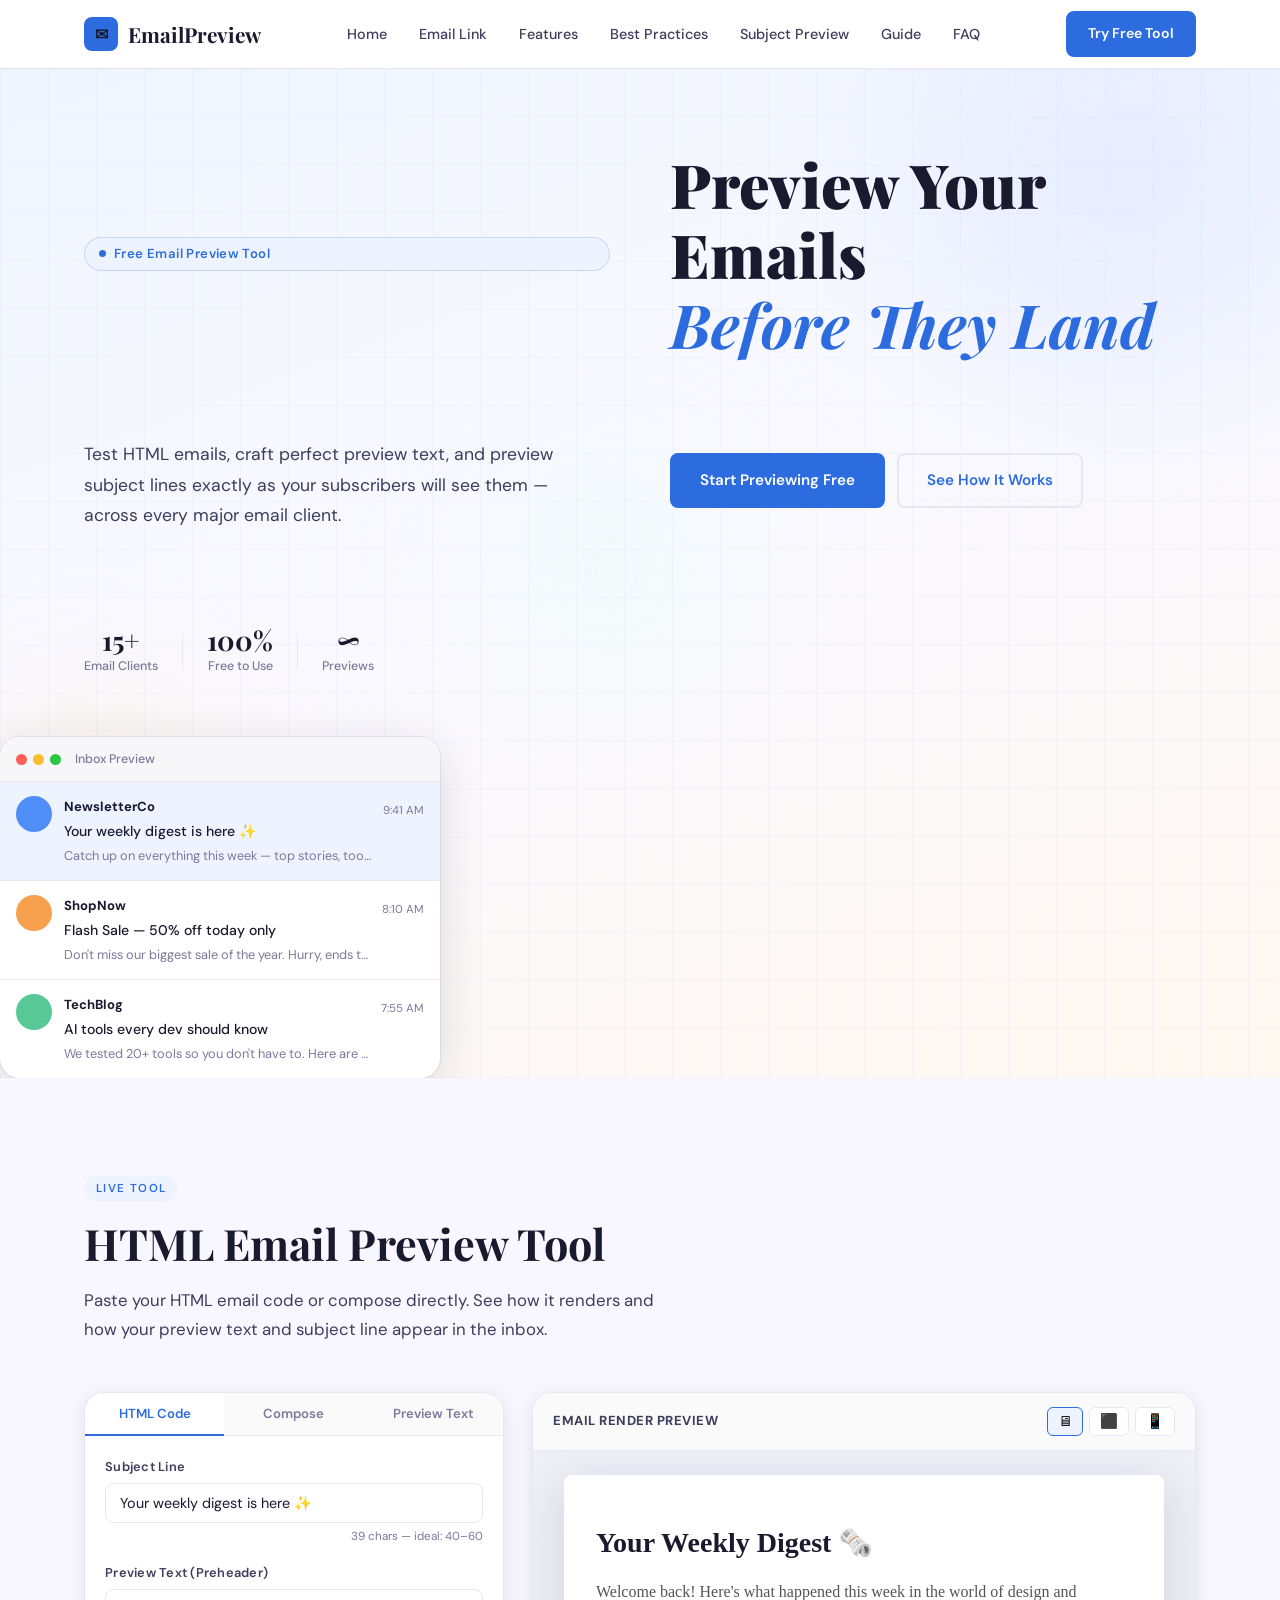
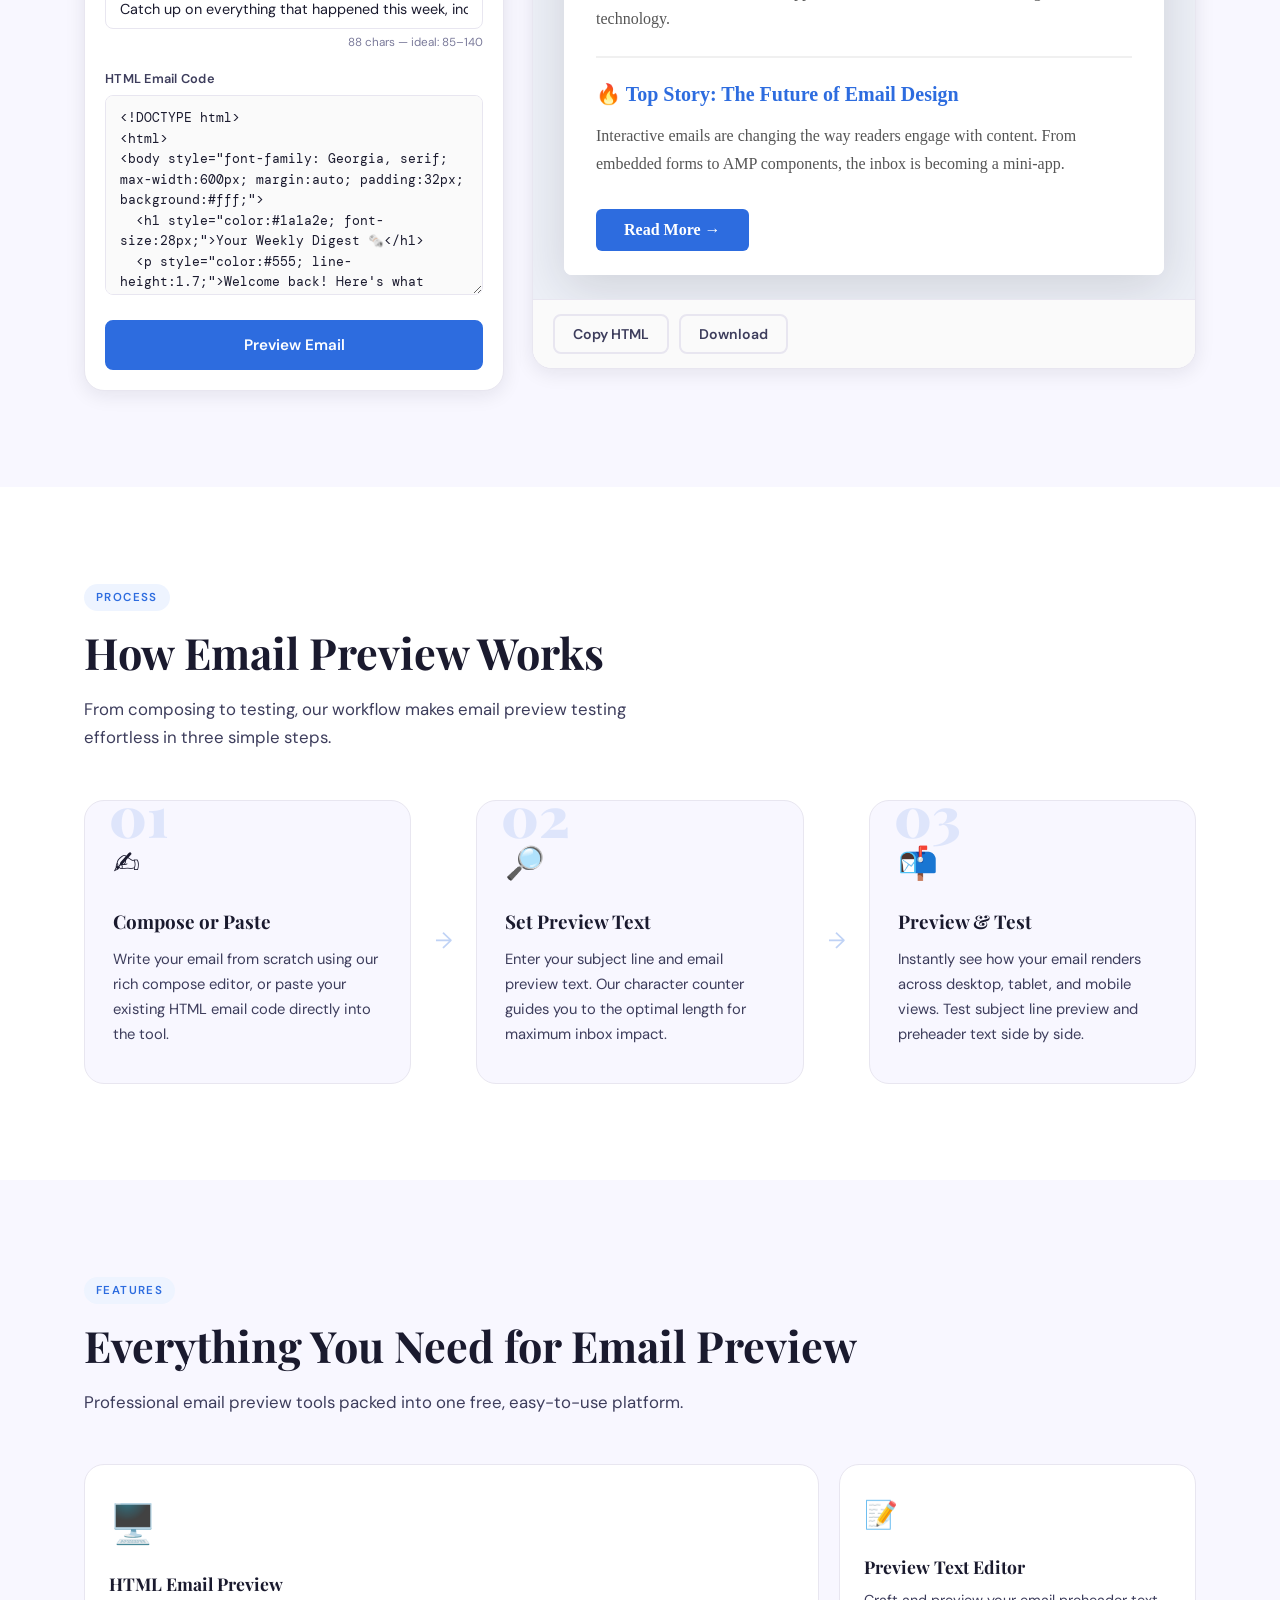
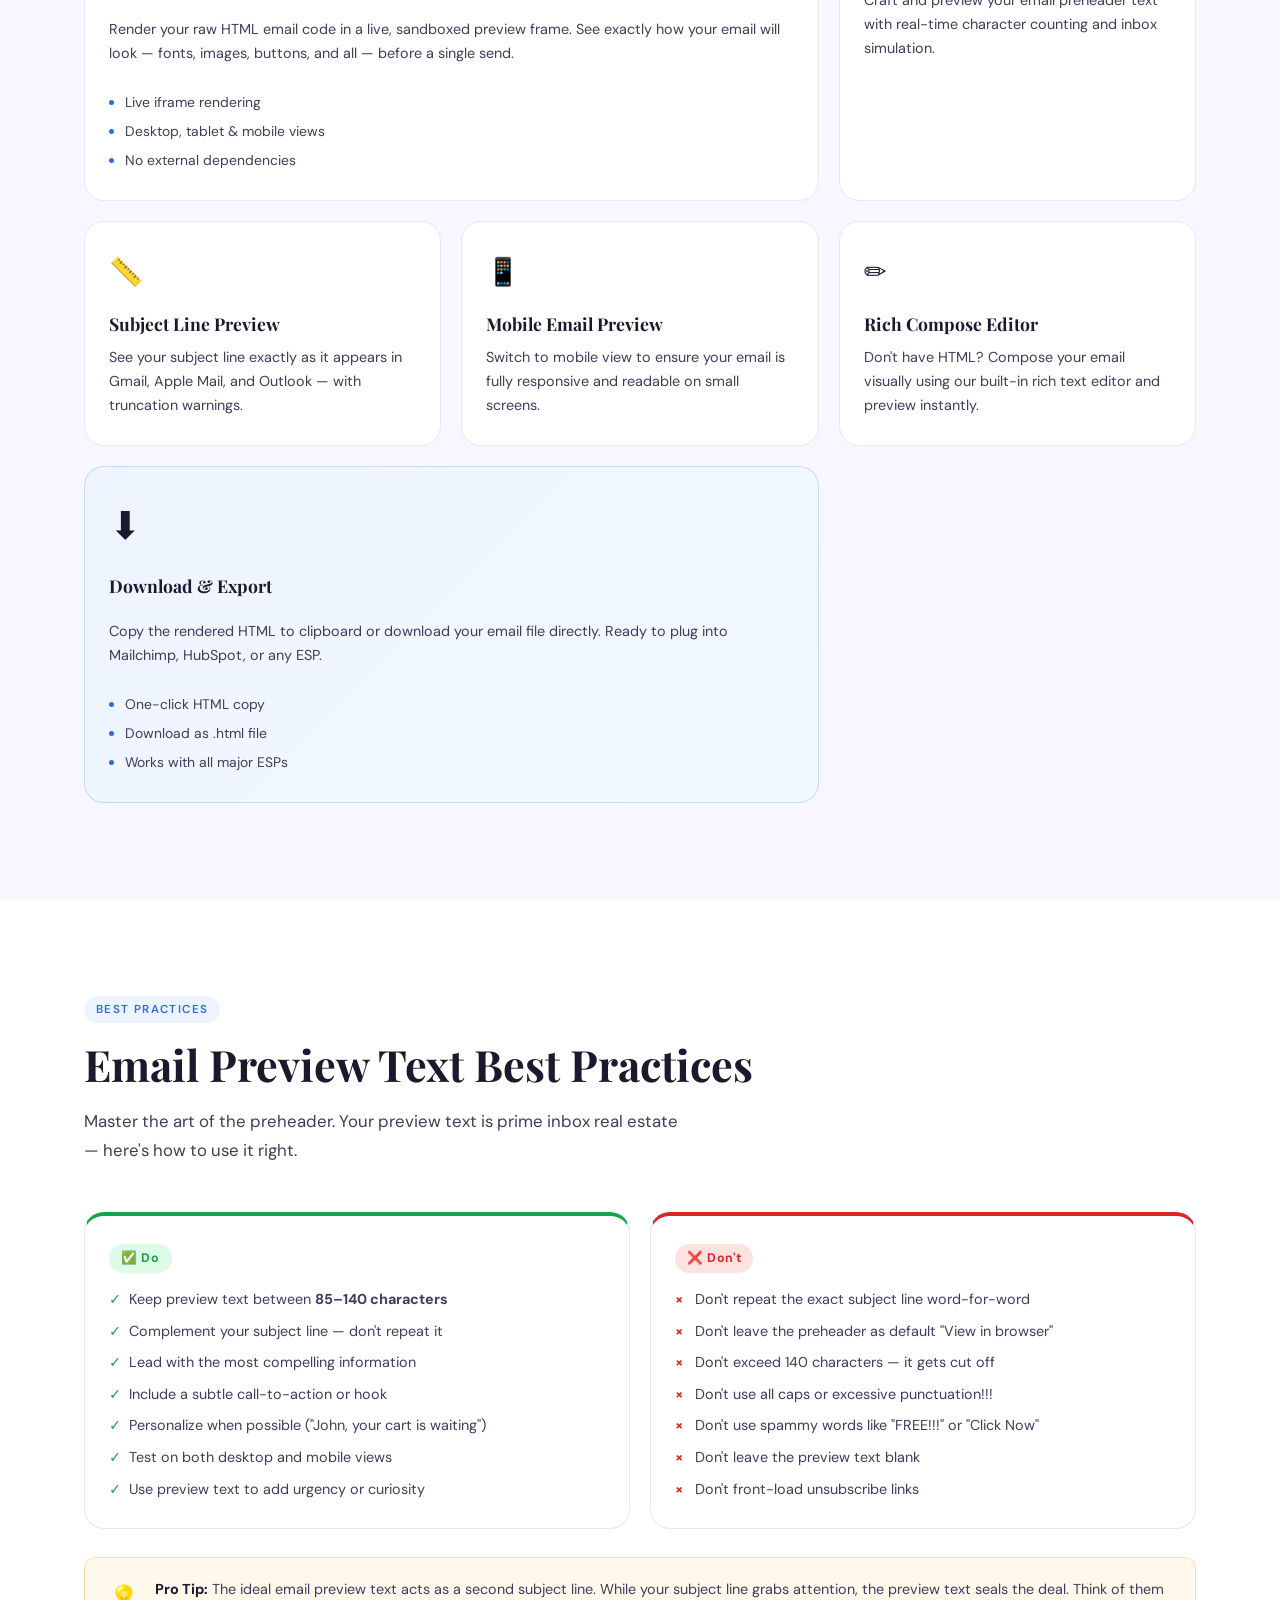
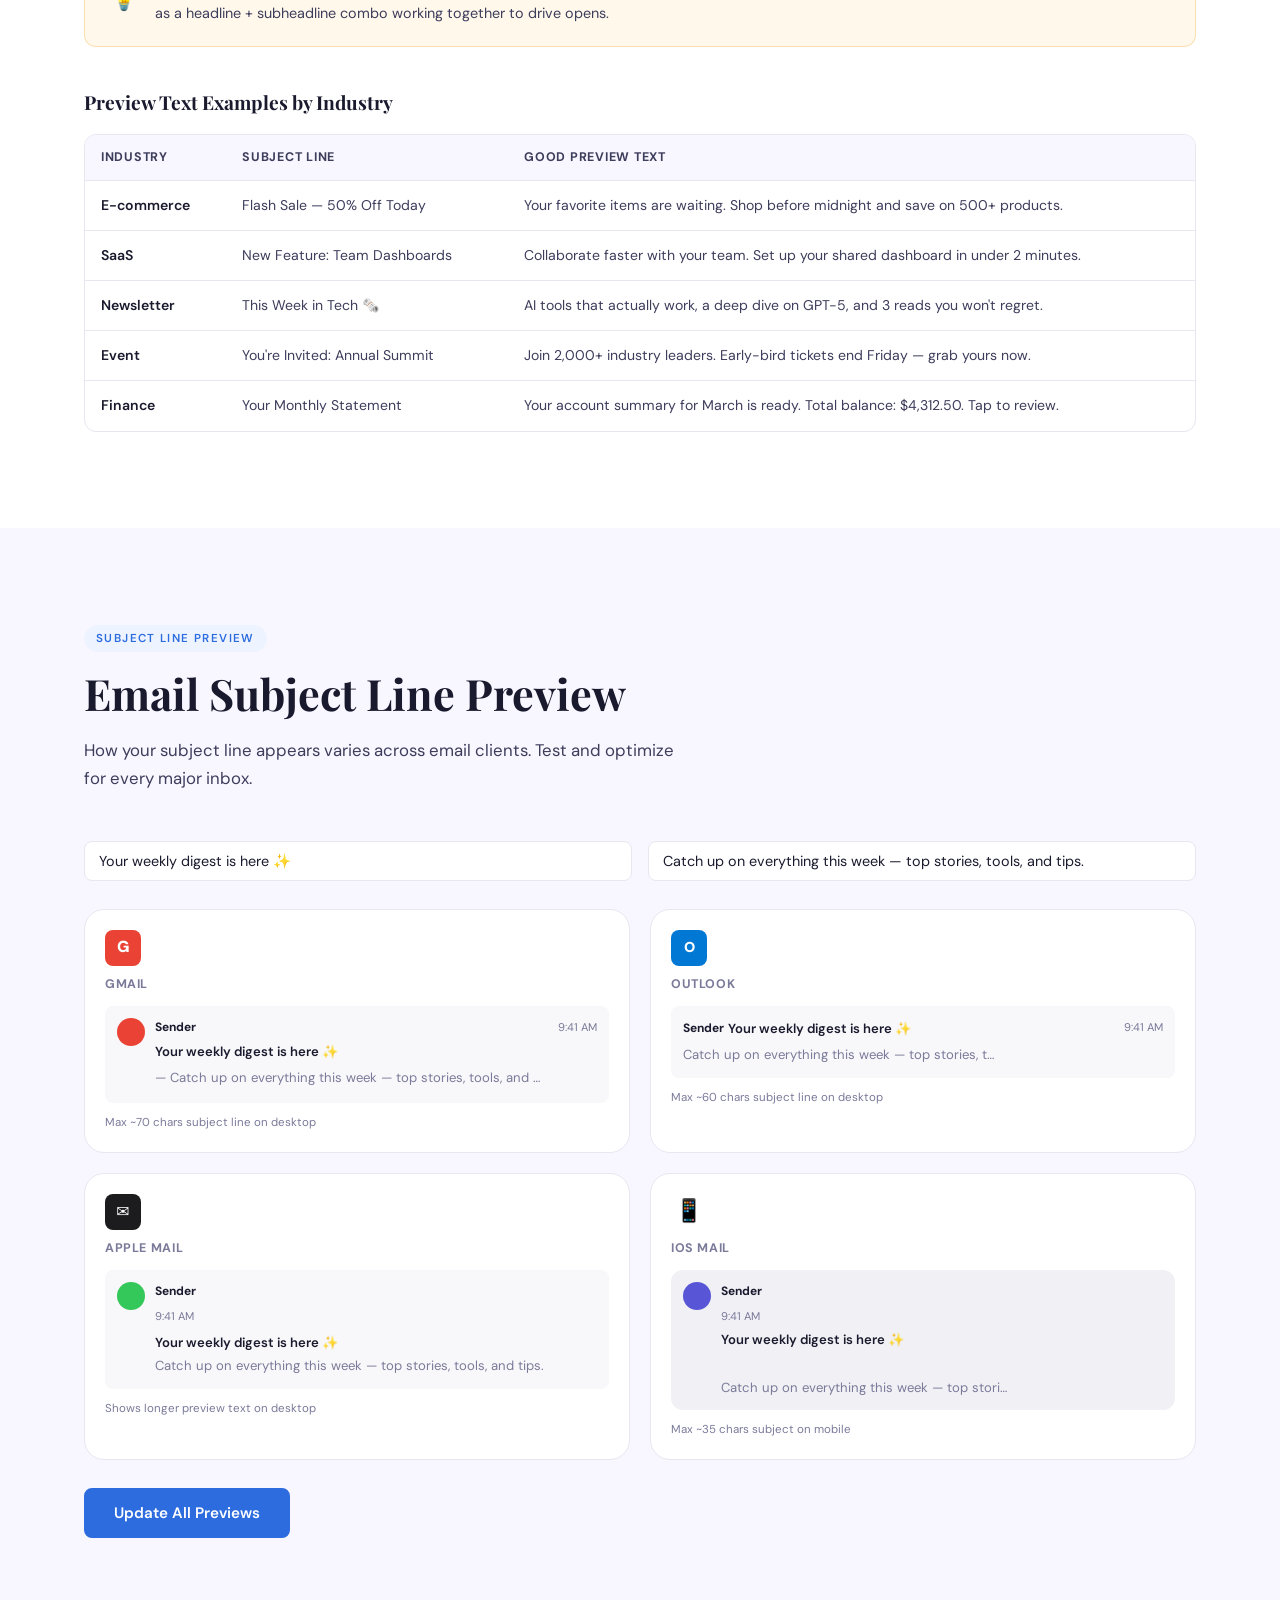
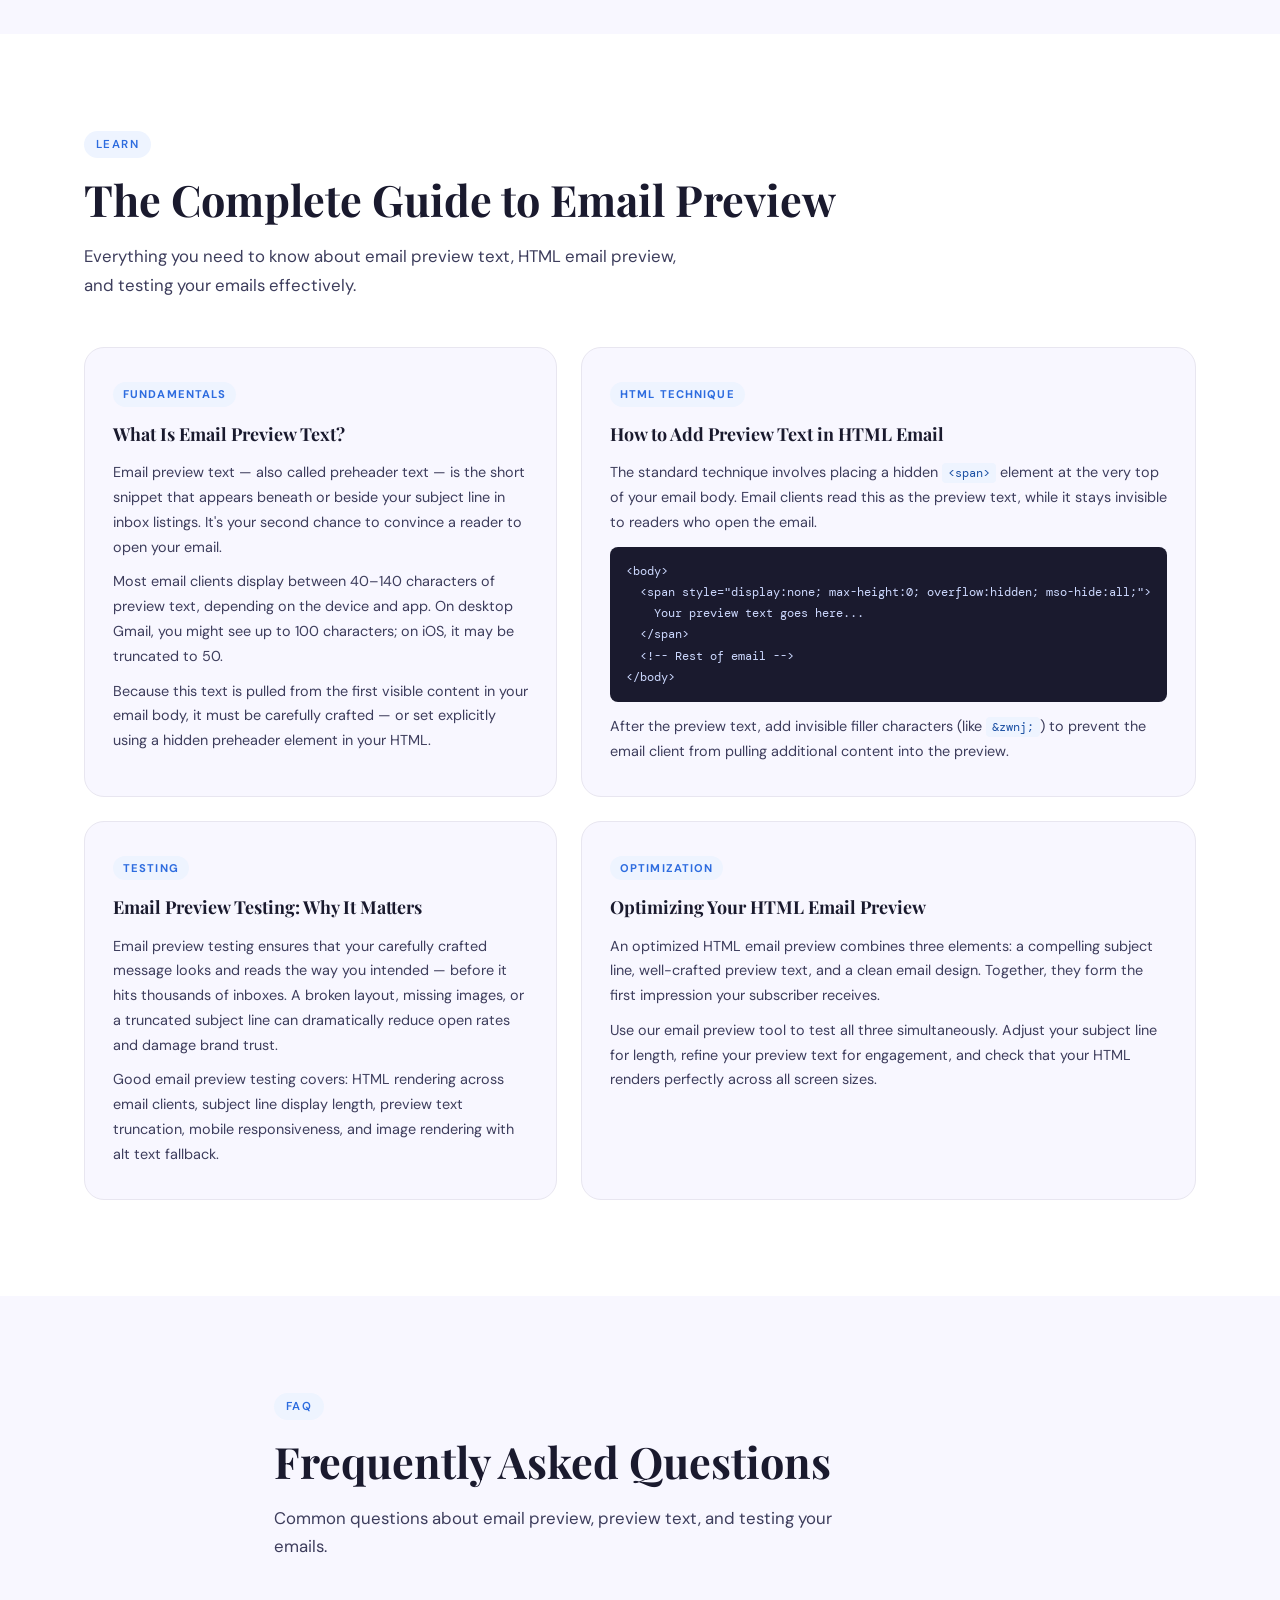
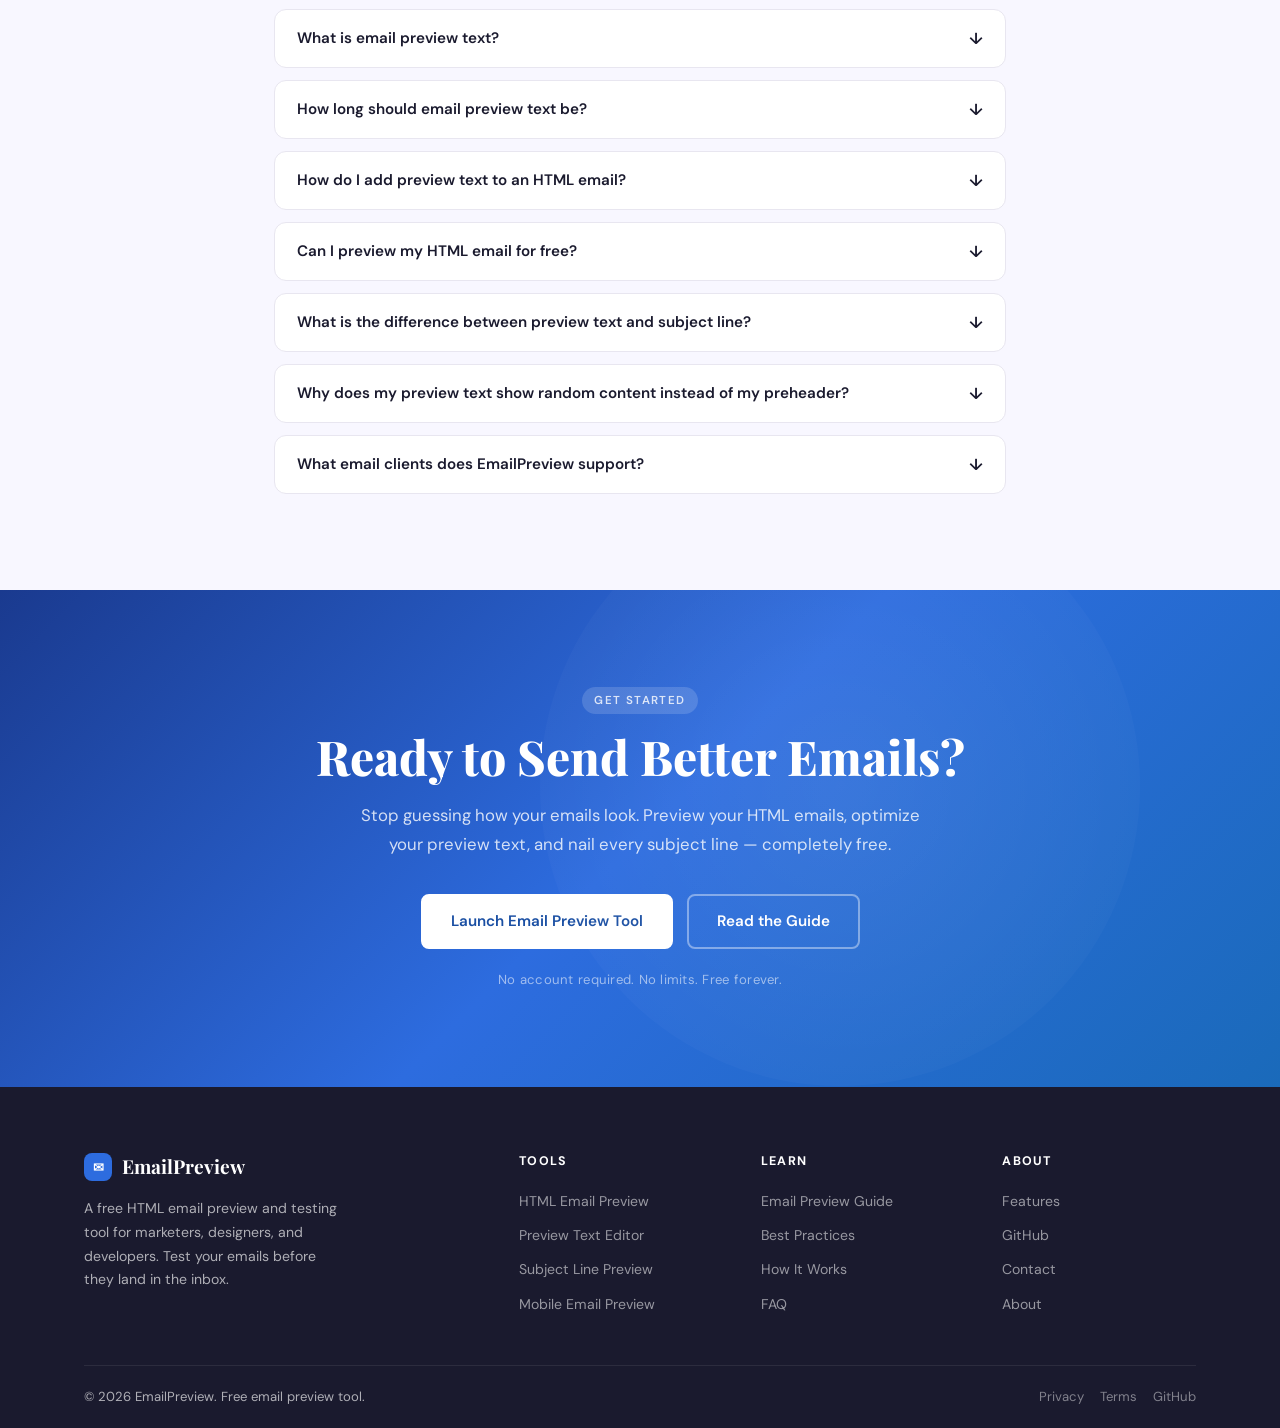
<file: index.html>
<!DOCTYPE html>
<html lang="en">
<head>
  <!-- Google tag (gtag.js) -->
<script async src="https://www.googletagmanager.com/gtag/js?id=G-KRHH6ZFMFK"></script>
<script>
  window.dataLayer = window.dataLayer || [];
  function gtag(){dataLayer.push(arguments);}
  gtag('js', new Date());

  gtag('config', 'G-KRHH6ZFMFK');
</script>
  <meta charset="UTF-8" />
  <meta name="viewport" content="width=device-width, initial-scale=1.0" />
  <title>EmailPreview – HTML Email Preview & Testing Tool</title>
  <meta name="description" content="EmailPreview is a free HTML email preview tool that lets you test, render, and optimize your email preview text, subject lines, and layouts across all major email clients." />
  <meta name="keywords" content="email preview, html email preview, email preview text, preview text in email, email preview testing, email preview tools, email subject line preview" />
  <meta name="author" content="EmailPreview" />
  <meta name="robots" content="index, follow" />
  <link rel="canonical" href="https://emailpreview.github.io/" />
  <link rel="icon" type="image/png" sizes="32x32" href="/favicon.png">

  <!-- Open Graph -->
  <meta property="og:title" content="EmailPreview – HTML Email Preview & Testing Tool" />
  <meta property="og:description" content="Test and preview your HTML emails, subject lines, and preview text before sending. Free email preview tool." />
  <meta property="og:url" content="https://emailpreview.github.io/" />
  <meta property="og:type" content="website" />
  <meta property="og:image" content="https://emailpreview.github.io/assets/og-image.png" />

  <!-- Twitter Card -->
  <meta name="twitter:card" content="summary_large_image" />
  <meta name="twitter:title" content="EmailPreview – HTML Email Preview & Testing Tool" />
  <meta name="twitter:description" content="Test your emails before sending. Preview HTML emails, subject lines, and preview text instantly." />

  <!-- Schema Markup -->
  <script type="application/ld+json">
  {
    "@context": "https://schema.org",
    "@type": "WebApplication",
    "name": "EmailPreview",
    "url": "https://emailpreview.github.io/",
    "description": "A free HTML email preview and testing tool for marketers and developers.",
    "applicationCategory": "DeveloperApplication",
    "operatingSystem": "Web",
    "offers": {
      "@type": "Offer",
      "price": "0",
      "priceCurrency": "USD"
    },
    "featureList": [
      "HTML Email Preview",
      "Email Preview Text Editor",
      "Subject Line Preview",
      "Mobile Email Preview",
      "Email Preview Testing"
    ]
  }
  </script>
  <script type="application/ld+json">
  {
    "@context": "https://schema.org",
    "@type": "FAQPage",
    "mainEntity": [
      {
        "@type": "Question",
        "name": "What is email preview text?",
        "acceptedAnswer": {
          "@type": "Answer",
          "text": "Email preview text is the short snippet of text that appears below or next to your subject line in most email clients. It gives recipients a quick glimpse of the email content before they open it."
        }
      },
      {
        "@type": "Question",
        "name": "How long should email preview text be?",
        "acceptedAnswer": {
          "@type": "Answer",
          "text": "Email preview text should typically be between 85–140 characters. Most email clients display 40–140 characters depending on the device and screen size."
        }
      },
      {
        "@type": "Question",
        "name": "How do I add preview text to an HTML email?",
        "acceptedAnswer": {
          "@type": "Answer",
          "text": "Add a hidden span element right after the opening body tag in your HTML email with the preview text. Use CSS to hide it from the visible email body while keeping it readable by email clients."
        }
      }
    ]
  }
  </script>

  <link rel="preconnect" href="https://fonts.googleapis.com" />
  <link rel="preconnect" href="https://fonts.gstatic.com" crossorigin />
  <link href="https://fonts.googleapis.com/css2?family=Playfair+Display:wght@400;600;700;900&family=DM+Sans:wght@300;400;500;600&family=DM+Mono:wght@400;500&display=swap" rel="stylesheet" />
  <link rel="stylesheet" href="css/style.css" />
</head>
<body>
  <!-- Header injected by JS -->
  <div id="header-root"></div>

  <main>

    <!-- HERO SECTION -->
    <section class="hero" id="home">
      <div class="hero-bg">
        <div class="hero-grid"></div>
        <div class="hero-blob blob-1"></div>
        <div class="hero-blob blob-2"></div>
        <div class="hero-blob blob-3"></div>
      </div>
      <div class="container hero-inner">
        <div class="hero-badge">
          <span class="badge-dot"></span>
          Free Email Preview Tool
        </div>
        <h1 class="hero-title">
          Preview Your Emails<br />
          <em>Before They Land</em>
        </h1>
        <p class="hero-subtitle">
          Test HTML emails, craft perfect preview text, and preview subject lines exactly as your subscribers will see them — across every major email client.
        </p>
        <div class="hero-cta">
          <a href="#preview-tool" class="btn btn-primary">Start Previewing Free</a>
          <a href="#how-it-works" class="btn btn-ghost">See How It Works</a>
        </div>
        <div class="hero-stats">
          <div class="stat-item">
            <span class="stat-num">15+</span>
            <span class="stat-label">Email Clients</span>
          </div>
          <div class="stat-divider"></div>
          <div class="stat-item">
            <span class="stat-num">100%</span>
            <span class="stat-label">Free to Use</span>
          </div>
          <div class="stat-divider"></div>
          <div class="stat-item">
            <span class="stat-num">∞</span>
            <span class="stat-label">Previews</span>
          </div>
        </div>
      </div>
      <div class="hero-mockup-wrap">
        <div class="email-inbox-mockup">
          <div class="mockup-header">
            <div class="mockup-dot r"></div>
            <div class="mockup-dot y"></div>
            <div class="mockup-dot g"></div>
            <span class="mockup-title">Inbox Preview</span>
          </div>
          <div class="mockup-row active" id="mockup-row-1">
            <div class="mockup-avatar" style="background:#4F8EF7"></div>
            <div class="mockup-content">
              <div class="mockup-line sender">NewsletterCo</div>
              <div class="mockup-line subject" id="preview-subject-display">Your weekly digest is here ✨</div>
              <div class="mockup-line preview" id="preview-text-display">Catch up on everything that happened this week, including our top picks and exclusive...</div>
            </div>
            <div class="mockup-meta">
              <span class="mockup-time">9:41 AM</span>
            </div>
          </div>
          <div class="mockup-row">
            <div class="mockup-avatar" style="background:#F7A14F"></div>
            <div class="mockup-content">
              <div class="mockup-line sender">ShopNow</div>
              <div class="mockup-line subject">Flash Sale — 50% off today only</div>
              <div class="mockup-line preview">Don't miss our biggest sale of the year. Hurry, ends tonight at midnight.</div>
            </div>
            <div class="mockup-meta">
              <span class="mockup-time">8:10 AM</span>
            </div>
          </div>
          <div class="mockup-row">
            <div class="mockup-avatar" style="background:#58C896"></div>
            <div class="mockup-content">
              <div class="mockup-line sender">TechBlog</div>
              <div class="mockup-line subject">AI tools every dev should know</div>
              <div class="mockup-line preview">We tested 20+ tools so you don't have to. Here are the ones worth your time.</div>
            </div>
            <div class="mockup-meta">
              <span class="mockup-time">7:55 AM</span>
            </div>
          </div>
        </div>
      </div>
    </section>

    <!-- LIVE PREVIEW TOOL SECTION -->
    <section class="section preview-tool-section" id="preview-tool">
      <div class="container">
        <div class="section-label">Live Tool</div>
        <h2 class="section-title">HTML Email Preview Tool</h2>
        <p class="section-subtitle">Paste your HTML email code or compose directly. See how it renders and how your preview text and subject line appear in the inbox.</p>

        <div class="tool-layout">
          <div class="tool-panel tool-input-panel">
            <div class="panel-tabs">
              <button class="tab-btn active" data-tab="html">HTML Code</button>
              <button class="tab-btn" data-tab="compose">Compose</button>
              <button class="tab-btn" data-tab="previewtext">Preview Text</button>
            </div>

            <!-- HTML Tab -->
            <div class="tab-content active" id="tab-html">
              <div class="input-group">
                <label>Subject Line</label>
                <input type="text" id="subject-input" class="text-input" placeholder="Enter your email subject line..." value="Your weekly digest is here ✨" />
                <div class="char-counter"><span id="subject-char-count">39</span> chars — ideal: 40–60</div>
              </div>
              <div class="input-group">
                <label>Preview Text (Preheader)</label>
                <input type="text" id="preheader-input" class="text-input" placeholder="Enter your email preview text..." value="Catch up on everything that happened this week, including our top picks and exclusive..." />
                <div class="char-counter"><span id="preheader-char-count">88</span> chars — ideal: 85–140</div>
              </div>
              <div class="input-group">
                <label>HTML Email Code</label>
                <textarea id="html-input" class="code-input" placeholder="Paste your HTML email here...">&lt;!DOCTYPE html&gt;
&lt;html&gt;
&lt;body style="font-family: Georgia, serif; max-width:600px; margin:auto; padding:32px; background:#fff;"&gt;
  &lt;h1 style="color:#1a1a2e; font-size:28px;"&gt;Your Weekly Digest 🗞️&lt;/h1&gt;
  &lt;p style="color:#555; line-height:1.7;"&gt;Welcome back! Here's what happened this week in the world of design and technology.&lt;/p&gt;
  &lt;hr style="border:none; border-top:2px solid #f0f0f0; margin:24px 0;" /&gt;
  &lt;h2 style="color:#2d6cdf; font-size:20px;"&gt;🔥 Top Story: The Future of Email Design&lt;/h2&gt;
  &lt;p style="color:#555; line-height:1.7;"&gt;Interactive emails are changing the way readers engage with content. From embedded forms to AMP components, the inbox is becoming a mini-app.&lt;/p&gt;
  &lt;a href="#" style="display:inline-block; margin-top:16px; padding:12px 28px; background:#2d6cdf; color:#fff; border-radius:6px; text-decoration:none; font-weight:600;"&gt;Read More →&lt;/a&gt;
  &lt;hr style="border:none; border-top:2px solid #f0f0f0; margin:24px 0;" /&gt;
  &lt;p style="color:#aaa; font-size:12px;"&gt;You're receiving this because you subscribed. &lt;a href="#" style="color:#2d6cdf;"&gt;Unsubscribe&lt;/a&gt;&lt;/p&gt;
&lt;/body&gt;
&lt;/html&gt;</textarea>
              </div>
              <button class="btn btn-primary btn-full" id="render-btn">Preview Email</button>
            </div>

            <!-- Compose Tab -->
            <div class="tab-content" id="tab-compose">
              <div class="input-group">
                <label>Subject Line</label>
                <input type="text" id="compose-subject" class="text-input" placeholder="Email subject line..." />
              </div>
              <div class="input-group">
                <label>Preview Text</label>
                <input type="text" id="compose-preheader" class="text-input" placeholder="Preview text shown in inbox..." />
              </div>
              <div class="input-group">
                <label>Email Body</label>
                <div class="compose-toolbar">
                  <button class="fmt-btn" data-cmd="bold" title="Bold"><b>B</b></button>
                  <button class="fmt-btn" data-cmd="italic" title="Italic"><i>I</i></button>
                  <button class="fmt-btn" data-cmd="underline" title="Underline"><u>U</u></button>
                  <button class="fmt-btn" data-cmd="insertOrderedList" title="Ordered List">1.</button>
                  <button class="fmt-btn" data-cmd="insertUnorderedList" title="Bullet List">•</button>
                  <button class="fmt-btn" data-cmd="justifyLeft" title="Left">⬅</button>
                  <button class="fmt-btn" data-cmd="justifyCenter" title="Center">↔</button>
                </div>
                <div class="rich-editor" id="compose-body" contenteditable="true">
                  <p>Write your email content here...</p>
                </div>
              </div>
              <button class="btn btn-primary btn-full" id="compose-render-btn">Preview Email</button>
            </div>

            <!-- Preview Text Tab -->
            <div class="tab-content" id="tab-previewtext">
              <div class="input-group">
                <label>Sender Name</label>
                <input type="text" id="pt-sender" class="text-input" placeholder="e.g. John from Acme" value="NewsletterCo" />
              </div>
              <div class="input-group">
                <label>Subject Line</label>
                <input type="text" id="pt-subject" class="text-input" placeholder="Your subject line..." value="Your weekly digest is here ✨" />
              </div>
              <div class="input-group">
                <label>Preview Text</label>
                <textarea id="pt-preheader" class="text-input" rows="3" placeholder="Your email preview text (85–140 chars recommended)...">Catch up on everything that happened this week, including our top picks and exclusive offers just for you.</textarea>
                <div class="char-counter pt-counter"><span id="pt-char-count">103</span>/140 characters</div>
                <div class="pt-bar-wrap"><div class="pt-bar" id="pt-bar"></div></div>
              </div>
              <div class="input-group">
                <label>Preview Device</label>
                <div class="device-toggle">
                  <button class="device-btn active" data-device="desktop">🖥 Desktop</button>
                  <button class="device-btn" data-device="mobile">📱 Mobile</button>
                </div>
              </div>
              <button class="btn btn-primary btn-full" id="pt-render-btn">Preview in Inbox</button>
            </div>
          </div>

          <!-- Preview Panel -->
          <div class="tool-panel tool-preview-panel">
            <div class="preview-panel-header">
              <span class="preview-panel-title">Email Render Preview</span>
              <div class="preview-controls">
                <button class="view-btn active" data-view="desktop" title="Desktop">🖥</button>
                <button class="view-btn" data-view="tablet" title="Tablet">⬛</button>
                <button class="view-btn" data-view="mobile" title="Mobile">📱</button>
              </div>
            </div>
            <div class="preview-frame-wrap" id="preview-frame-wrap">
              <div class="preview-device-frame desktop" id="preview-device-frame">
                <iframe id="email-preview-frame" title="Email Preview" sandbox="allow-same-origin"></iframe>
              </div>
            </div>
            <div class="preview-inbox-wrap" id="preview-inbox-wrap" style="display:none;">
              <div class="inbox-preview-card">
                <div class="ipc-avatar"></div>
                <div class="ipc-body">
                  <div class="ipc-sender" id="ipc-sender">NewsletterCo</div>
                  <div class="ipc-subject" id="ipc-subject">Your weekly digest is here ✨</div>
                  <div class="ipc-preview" id="ipc-preview">Catch up on everything that happened this week, including our top picks and exclusive...</div>
                </div>
                <div class="ipc-time">9:41 AM</div>
              </div>
            </div>
            <div class="preview-actions">
              <button class="btn btn-outline" id="copy-html-btn">Copy HTML</button>
              <button class="btn btn-outline" id="download-html-btn">Download</button>
            </div>
          </div>
        </div>
      </div>
    </section>

    <!-- HOW IT WORKS -->
    <section class="section how-section" id="how-it-works">
      <div class="container">
        <div class="section-label">Process</div>
        <h2 class="section-title">How Email Preview Works</h2>
        <p class="section-subtitle">From composing to testing, our workflow makes email preview testing effortless in three simple steps.</p>
        <div class="steps-grid">
          <div class="step-card">
            <div class="step-num">01</div>
            <div class="step-icon">✍️</div>
            <h3>Compose or Paste</h3>
            <p>Write your email from scratch using our rich compose editor, or paste your existing HTML email code directly into the tool.</p>
          </div>
          <div class="step-connector">→</div>
          <div class="step-card">
            <div class="step-num">02</div>
            <div class="step-icon">🔎</div>
            <h3>Set Preview Text</h3>
            <p>Enter your subject line and email preview text. Our character counter guides you to the optimal length for maximum inbox impact.</p>
          </div>
          <div class="step-connector">→</div>
          <div class="step-card">
            <div class="step-num">03</div>
            <div class="step-icon">📬</div>
            <h3>Preview & Test</h3>
            <p>Instantly see how your email renders across desktop, tablet, and mobile views. Test subject line preview and preheader text side by side.</p>
          </div>
        </div>
      </div>
    </section>

    <!-- FEATURES SECTION -->
    <section class="section features-section" id="features">
      <div class="container">
        <div class="section-label">Features</div>
        <h2 class="section-title">Everything You Need for Email Preview</h2>
        <p class="section-subtitle">Professional email preview tools packed into one free, easy-to-use platform.</p>
        <div class="features-grid">
          <div class="feature-card feature-card-lg">
            <div class="feature-icon-lg">🖥️</div>
            <h3>HTML Email Preview</h3>
            <p>Render your raw HTML email code in a live, sandboxed preview frame. See exactly how your email will look — fonts, images, buttons, and all — before a single send.</p>
            <ul class="feature-list">
              <li>Live iframe rendering</li>
              <li>Desktop, tablet & mobile views</li>
              <li>No external dependencies</li>
            </ul>
          </div>
          <div class="feature-card">
            <div class="feature-icon">📝</div>
            <h3>Preview Text Editor</h3>
            <p>Craft and preview your email preheader text with real-time character counting and inbox simulation.</p>
          </div>
          <div class="feature-card">
            <div class="feature-icon">📏</div>
            <h3>Subject Line Preview</h3>
            <p>See your subject line exactly as it appears in Gmail, Apple Mail, and Outlook — with truncation warnings.</p>
          </div>
          <div class="feature-card">
            <div class="feature-icon">📱</div>
            <h3>Mobile Email Preview</h3>
            <p>Switch to mobile view to ensure your email is fully responsive and readable on small screens.</p>
          </div>
          <div class="feature-card">
            <div class="feature-icon">✏️</div>
            <h3>Rich Compose Editor</h3>
            <p>Don't have HTML? Compose your email visually using our built-in rich text editor and preview instantly.</p>
          </div>
          <div class="feature-card feature-card-lg feature-card-accent">
            <div class="feature-icon-lg">⬇️</div>
            <h3>Download & Export</h3>
            <p>Copy the rendered HTML to clipboard or download your email file directly. Ready to plug into Mailchimp, HubSpot, or any ESP.</p>
            <ul class="feature-list">
              <li>One-click HTML copy</li>
              <li>Download as .html file</li>
              <li>Works with all major ESPs</li>
            </ul>
          </div>
        </div>
      </div>
    </section>

    <!-- PREVIEW TEXT BEST PRACTICES -->
    <section class="section bestpractices-section" id="best-practices">
      <div class="container">
        <div class="section-label">Best Practices</div>
        <h2 class="section-title">Email Preview Text Best Practices</h2>
        <p class="section-subtitle">Master the art of the preheader. Your preview text is prime inbox real estate — here's how to use it right.</p>

        <div class="bp-grid">
          <div class="bp-card bp-do">
            <div class="bp-badge do-badge">✅ Do</div>
            <ul>
              <li>Keep preview text between <strong>85–140 characters</strong></li>
              <li>Complement your subject line — don't repeat it</li>
              <li>Lead with the most compelling information</li>
              <li>Include a subtle call-to-action or hook</li>
              <li>Personalize when possible ("John, your cart is waiting")</li>
              <li>Test on both desktop and mobile views</li>
              <li>Use preview text to add urgency or curiosity</li>
            </ul>
          </div>
          <div class="bp-card bp-dont">
            <div class="bp-badge dont-badge">❌ Don't</div>
            <ul>
              <li>Don't repeat the exact subject line word-for-word</li>
              <li>Don't leave the preheader as default "View in browser"</li>
              <li>Don't exceed 140 characters — it gets cut off</li>
              <li>Don't use all caps or excessive punctuation!!!</li>
              <li>Don't use spammy words like "FREE!!!" or "Click Now"</li>
              <li>Don't leave the preview text blank</li>
              <li>Don't front-load unsubscribe links</li>
            </ul>
          </div>
        </div>

        <div class="bp-tip-box">
          <div class="tip-icon">💡</div>
          <div class="tip-content">
            <strong>Pro Tip:</strong> The ideal email preview text acts as a second subject line. While your subject line grabs attention, the preview text seals the deal. Think of them as a headline + subheadline combo working together to drive opens.
          </div>
        </div>

        <div class="bp-examples">
          <h3>Preview Text Examples by Industry</h3>
          <div class="examples-table-wrap">
            <table class="examples-table">
              <thead>
                <tr>
                  <th>Industry</th>
                  <th>Subject Line</th>
                  <th>Good Preview Text</th>
                </tr>
              </thead>
              <tbody>
                <tr>
                  <td>E-commerce</td>
                  <td>Flash Sale — 50% Off Today</td>
                  <td>Your favorite items are waiting. Shop before midnight and save on 500+ products.</td>
                </tr>
                <tr>
                  <td>SaaS</td>
                  <td>New Feature: Team Dashboards</td>
                  <td>Collaborate faster with your team. Set up your shared dashboard in under 2 minutes.</td>
                </tr>
                <tr>
                  <td>Newsletter</td>
                  <td>This Week in Tech 🗞️</td>
                  <td>AI tools that actually work, a deep dive on GPT-5, and 3 reads you won't regret.</td>
                </tr>
                <tr>
                  <td>Event</td>
                  <td>You're Invited: Annual Summit</td>
                  <td>Join 2,000+ industry leaders. Early-bird tickets end Friday — grab yours now.</td>
                </tr>
                <tr>
                  <td>Finance</td>
                  <td>Your Monthly Statement</td>
                  <td>Your account summary for March is ready. Total balance: $4,312.50. Tap to review.</td>
                </tr>
              </tbody>
            </table>
          </div>
        </div>
      </div>
    </section>

    <!-- SUBJECT LINE PREVIEW SECTION -->
    <section class="section subjectline-section" id="subject-preview">
      <div class="container">
        <div class="section-label">Subject Line Preview</div>
        <h2 class="section-title">Email Subject Line Preview</h2>
        <p class="section-subtitle">How your subject line appears varies across email clients. Test and optimize for every major inbox.</p>

        <div class="sl-tool">
          <div class="sl-input-row">
            <input type="text" id="sl-subject" class="text-input sl-subject-input" placeholder="Type your subject line here..." value="Your weekly digest is here ✨" />
            <input type="text" id="sl-preheader-input" class="text-input sl-preheader-input" placeholder="Preview text / preheader..." value="Catch up on everything this week — top stories, tools, and tips." />
          </div>
          <div class="sl-clients-grid">
            <div class="sl-client-card" data-client="gmail">
              <div class="sl-client-logo gmail-logo">G</div>
              <div class="sl-client-name">Gmail</div>
              <div class="sl-client-preview">
                <div class="sl-inbox-row">
                  <div class="sl-avatar" style="background:#EA4335"></div>
                  <div class="sl-row-content">
                    <span class="sl-sender-name">Sender</span>
                    <span class="sl-subject-text" id="gmail-subject">Your weekly digest is here ✨</span>
                    <span class="sl-preview-text" id="gmail-preview"> — Catch up on everything this week...</span>
                  </div>
                  <span class="sl-time">9:41 AM</span>
                </div>
              </div>
              <div class="sl-limit-note">Max ~70 chars subject line on desktop</div>
            </div>
            <div class="sl-client-card" data-client="outlook">
              <div class="sl-client-logo outlook-logo">O</div>
              <div class="sl-client-name">Outlook</div>
              <div class="sl-client-preview">
                <div class="sl-inbox-row outlook-style">
                  <div class="sl-row-content">
                    <span class="sl-sender-name">Sender</span>
                    <span class="sl-subject-text" id="outlook-subject">Your weekly digest is here ✨</span>
                    <span class="sl-preview-text" id="outlook-preview">Catch up on everything this week...</span>
                  </div>
                  <span class="sl-time">9:41 AM</span>
                </div>
              </div>
              <div class="sl-limit-note">Max ~60 chars subject line on desktop</div>
            </div>
            <div class="sl-client-card" data-client="apple">
              <div class="sl-client-logo apple-logo">✉</div>
              <div class="sl-client-name">Apple Mail</div>
              <div class="sl-client-preview">
                <div class="sl-inbox-row apple-style">
                  <div class="sl-avatar" style="background:#34C759"></div>
                  <div class="sl-row-content">
                    <span class="sl-sender-name">Sender</span>
                    <span class="sl-time small-time">9:41 AM</span>
                    <br/>
                    <span class="sl-subject-text" id="apple-subject">Your weekly digest is here ✨</span>
                    <span class="sl-preview-text" id="apple-preview">Catch up on everything this week — top stories, tools, and tips.</span>
                  </div>
                </div>
              </div>
              <div class="sl-limit-note">Shows longer preview text on desktop</div>
            </div>
            <div class="sl-client-card" data-client="mobile">
              <div class="sl-client-logo mobile-logo">📱</div>
              <div class="sl-client-name">iOS Mail</div>
              <div class="sl-client-preview mobile-preview">
                <div class="sl-inbox-row mobile-style">
                  <div class="sl-avatar" style="background:#5856D6"></div>
                  <div class="sl-row-content">
                    <span class="sl-sender-name">Sender</span>
                    <span class="sl-time small-time">9:41 AM</span>
                    <br/>
                    <span class="sl-subject-text" id="mobile-subject">Your weekly digest…</span>
                    <br/>
                    <span class="sl-preview-text" id="mobile-preview">Catch up on everything this week...</span>
                  </div>
                </div>
              </div>
              <div class="sl-limit-note">Max ~35 chars subject on mobile</div>
            </div>
          </div>
          <button class="btn btn-primary" id="sl-preview-btn">Update All Previews</button>
        </div>
      </div>
    </section>

    <!-- KNOWLEDGE / EDUCATIONAL SECTION -->
    <section class="section knowledge-section" id="guide">
      <div class="container">
        <div class="section-label">Learn</div>
        <h2 class="section-title">The Complete Guide to Email Preview</h2>
        <p class="section-subtitle">Everything you need to know about email preview text, HTML email preview, and testing your emails effectively.</p>
        <div class="knowledge-grid">
          <article class="knowledge-card">
            <div class="kc-tag">Fundamentals</div>
            <h3>What Is Email Preview Text?</h3>
            <p>Email preview text — also called preheader text — is the short snippet that appears beneath or beside your subject line in inbox listings. It's your second chance to convince a reader to open your email.</p>
            <p>Most email clients display between 40–140 characters of preview text, depending on the device and app. On desktop Gmail, you might see up to 100 characters; on iOS, it may be truncated to 50.</p>
            <p>Because this text is pulled from the first visible content in your email body, it must be carefully crafted — or set explicitly using a hidden preheader element in your HTML.</p>
          </article>
          <article class="knowledge-card">
            <div class="kc-tag">HTML Technique</div>
            <h3>How to Add Preview Text in HTML Email</h3>
            <p>The standard technique involves placing a hidden <code>&lt;span&gt;</code> element at the very top of your email body. Email clients read this as the preview text, while it stays invisible to readers who open the email.</p>
            <pre class="code-snippet"><code>&lt;body&gt;
  &lt;span style="display:none; max-height:0; overflow:hidden; mso-hide:all;"&gt;
    Your preview text goes here...
  &lt;/span&gt;
  &lt;!-- Rest of email --&gt;
&lt;/body&gt;</code></pre>
            <p>After the preview text, add invisible filler characters (like <code>&amp;zwnj;</code>) to prevent the email client from pulling additional content into the preview.</p>
          </article>
          <article class="knowledge-card">
            <div class="kc-tag">Testing</div>
            <h3>Email Preview Testing: Why It Matters</h3>
            <p>Email preview testing ensures that your carefully crafted message looks and reads the way you intended — before it hits thousands of inboxes. A broken layout, missing images, or a truncated subject line can dramatically reduce open rates and damage brand trust.</p>
            <p>Good email preview testing covers: HTML rendering across email clients, subject line display length, preview text truncation, mobile responsiveness, and image rendering with alt text fallback.</p>
          </article>
          <article class="knowledge-card">
            <div class="kc-tag">Optimization</div>
            <h3>Optimizing Your HTML Email Preview</h3>
            <p>An optimized HTML email preview combines three elements: a compelling subject line, well-crafted preview text, and a clean email design. Together, they form the first impression your subscriber receives.</p>
            <p>Use our email preview tool to test all three simultaneously. Adjust your subject line for length, refine your preview text for engagement, and check that your HTML renders perfectly across all screen sizes.</p>
          </article>
        </div>
      </div>
    </section>

    <!-- FAQ SECTION -->
    <section class="section faq-section" id="faq">
      <div class="container faq-container">
        <div class="section-label">FAQ</div>
        <h2 class="section-title">Frequently Asked Questions</h2>
        <p class="section-subtitle">Common questions about email preview, preview text, and testing your emails.</p>
        <div class="faq-list">
          <div class="faq-item">
            <button class="faq-q">What is email preview text? <span class="faq-arrow">↓</span></button>
            <div class="faq-a">
              <p>Email preview text is the short snippet of text that appears below or next to your subject line in most email clients (like Gmail, Outlook, and Apple Mail). It gives recipients a quick glimpse of your email's content before they open it, and is one of the most important — yet often overlooked — elements of email marketing.</p>
            </div>
          </div>
          <div class="faq-item">
            <button class="faq-q">How long should email preview text be? <span class="faq-arrow">↓</span></button>
            <div class="faq-a">
              <p>The ideal email preview text length is between 85 and 140 characters. Most email clients display 40–140 characters depending on the device and screen size. Keep the most important content within the first 85 characters to ensure it's visible on all platforms, including mobile.</p>
            </div>
          </div>
          <div class="faq-item">
            <button class="faq-q">How do I add preview text to an HTML email? <span class="faq-arrow">↓</span></button>
            <div class="faq-a">
              <p>Add a hidden <code>&lt;span&gt;</code> element right after the opening <code>&lt;body&gt;</code> tag in your HTML email with your desired preview text. Style it with <code>display:none; max-height:0; overflow:hidden;</code> to hide it from the visible email. Most email clients will read this content as the preview text.</p>
            </div>
          </div>
          <div class="faq-item">
            <button class="faq-q">Can I preview my HTML email for free? <span class="faq-arrow">↓</span></button>
            <div class="faq-a">
              <p>Yes! EmailPreview is completely free to use. Simply paste your HTML email code into our preview tool and instantly see how it renders. You can also switch between desktop, tablet, and mobile views to check responsiveness — all at no cost.</p>
            </div>
          </div>
          <div class="faq-item">
            <button class="faq-q">What is the difference between preview text and subject line? <span class="faq-arrow">↓</span></button>
            <div class="faq-a">
              <p>The subject line is the primary headline of your email, appearing in bold in most inbox views. Preview text (or preheader text) is the secondary snippet that follows the subject line in lighter text. Together, they form a two-part message designed to drive opens. The subject line gets attention; the preview text closes the deal.</p>
            </div>
          </div>
          <div class="faq-item">
            <button class="faq-q">Why does my preview text show random content instead of my preheader? <span class="faq-arrow">↓</span></button>
            <div class="faq-a">
              <p>If you haven't set an explicit preheader in your HTML, email clients will pull the first readable text from your email body — which could be navigation links, "View in browser" text, or other unintended content. Always set your preview text explicitly using a hidden preheader element for consistent results across all clients.</p>
            </div>
          </div>
          <div class="faq-item">
            <button class="faq-q">What email clients does EmailPreview support? <span class="faq-arrow">↓</span></button>
            <div class="faq-a">
              <p>Our subject line preview simulator shows inbox rendering for Gmail, Outlook, Apple Mail, and iOS Mail — the four most widely used email clients that together represent the majority of global email opens. Our HTML preview renders in a sandboxed frame that closely approximates how modern email clients display HTML content.</p>
            </div>
          </div>
        </div>
      </div>
    </section>

    <!-- CTA SECTION -->
    <section class="section cta-section" id="cta">
      <div class="container cta-inner">
        <div class="cta-blob"></div>
        <div class="section-label light">Get Started</div>
        <h2 class="cta-title">Ready to Send Better Emails?</h2>
        <p class="cta-subtitle">Stop guessing how your emails look. Preview your HTML emails, optimize your preview text, and nail every subject line — completely free.</p>
        <div class="cta-btns">
          <a href="#preview-tool" class="btn btn-white">Launch Email Preview Tool</a>
          <a href="#guide" class="btn btn-ghost-white">Read the Guide</a>
        </div>
        <div class="cta-note">No account required. No limits. Free forever.</div>
      </div>
    </section>

  </main>

  <!-- Footer injected by JS -->
  <div id="footer-root"></div>

  <script src="js/header.js"></script>
  <script src="js/footer.js"></script>
  <script src="js/app.js"></script>
</body>
</html>
</file>
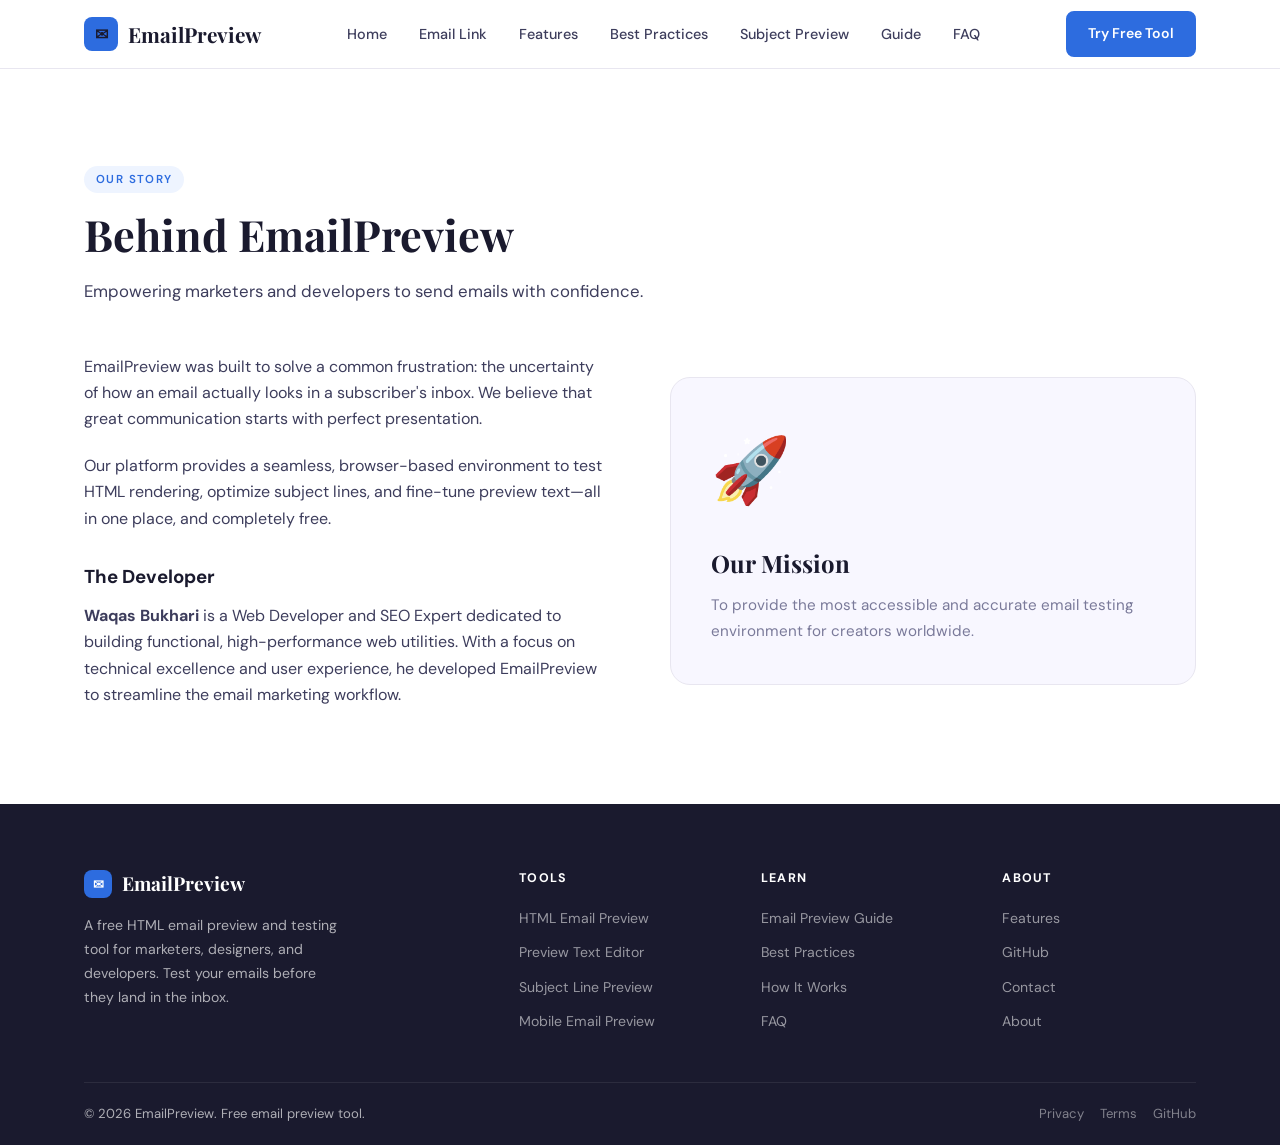
<file: about.html>
<!DOCTYPE html>
<html lang="en">
<head>
  <meta charset="UTF-8" />
  <meta name="viewport" content="width=device-width, initial-scale=1.0" />
  <title>About Us – EmailPreview</title>
  <link rel="stylesheet" href="css/style.css" />
  <link href="https://fonts.googleapis.com/css2?family=Playfair+Display:wght@700&family=DM+Sans:wght@400;500;600&display=swap" rel="stylesheet" />
  <link rel="icon" type="image/png" sizes="32x32" href="/favicon.png">
</head>
<body>
  <div id="header-root"></div>

  <main>
    <section class="section">
      <div class="container">
        <div class="section-label">Our Story</div>
        <h1 class="section-title">Behind EmailPreview</h1>
        <p class="section-subtitle">Empowering marketers and developers to send emails with confidence.</p>

        <div class="about-grid" style="display: grid; grid-template-columns: 1fr 1fr; gap: 60px; align-items: center; margin-top: 40px;">
          <div class="about-text" style="color: var(--ink-soft);">
            <p style="margin-bottom: 20px;">EmailPreview was built to solve a common frustration: the uncertainty of how an email actually looks in a subscriber's inbox. We believe that great communication starts with perfect presentation.</p>
            <p style="margin-bottom: 20px;">Our platform provides a seamless, browser-based environment to test HTML rendering, optimize subject lines, and fine-tune preview text—all in one place, and completely free.</p>
            
            <h3 style="color: var(--ink); margin: 30px 0 10px;">The Developer</h3>
            <p><strong>Waqas Bukhari</strong> is a Web Developer and SEO Expert dedicated to building functional, high-performance web utilities. With a focus on technical excellence and user experience, he developed EmailPreview to streamline the email marketing workflow.</p>
          </div>
          <div class="about-image" style="background: var(--surface-alt); border-radius: var(--radius-lg); padding: 40px; border: 1px solid var(--border);">
            <div style="font-size: 4rem; margin-bottom: 20px;">🚀</div>
            <h4 style="font-family: var(--font-display); font-size: 1.5rem; margin-bottom: 10px;">Our Mission</h4>
            <p style="font-size: 0.95rem; color: var(--ink-muted);">To provide the most accessible and accurate email testing environment for creators worldwide.</p>
          </div>
        </div>
      </div>
    </section>
  </main>

  <div id="footer-root"></div>
  <script src="js/header.js"></script>
  <script src="js/footer.js"></script>
</body>
</html>
</file>
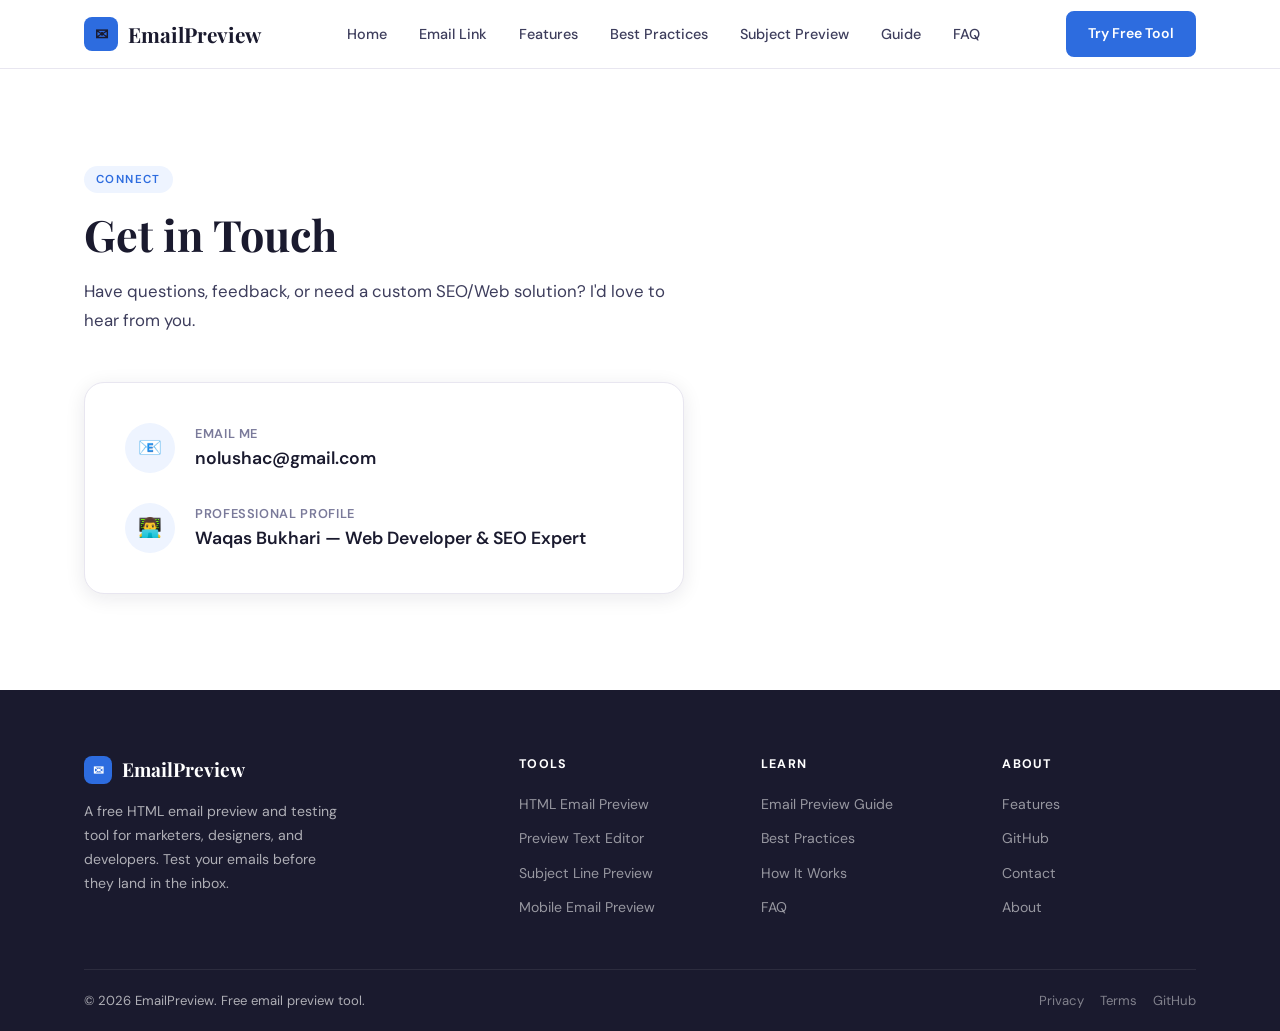
<file: contact.html>
<!DOCTYPE html>
<html lang="en">
<head>
  <meta charset="UTF-8" />
  <meta name="viewport" content="width=device-width, initial-scale=1.0" />
  <title>Contact Us – EmailPreview</title>
  <link rel="stylesheet" href="css/style.css" />
  <link href="https://fonts.googleapis.com/css2?family=Playfair+Display:wght@700&family=DM+Sans:wght@400;500;600&display=swap" rel="stylesheet" />
  <link rel="icon" type="image/png" sizes="32x32" href="/favicon.png">
</head>
<body>
  <div id="header-root"></div>

  <main>
    <section class="section">
      <div class="container">
        <div class="section-label">Connect</div>
        <h1 class="section-title">Get in Touch</h1>
        <p class="section-subtitle">Have questions, feedback, or need a custom SEO/Web solution? I'd love to hear from you.</p>

        <div class="contact-card" style="background: #fff; border-radius: var(--radius-lg); border: 1px solid var(--border); box-shadow: var(--shadow); padding: 40px; max-width: 600px; margin-top: 40px;">
          <div class="contact-item" style="display: flex; align-items: center; gap: 20px; margin-bottom: 30px;">
            <div style="width: 50px; height: 50px; background: var(--accent-soft); color: var(--accent); border-radius: 50%; display: flex; align-items: center; justify-content: center; font-size: 1.2rem;">📧</div>
            <div>
              <div style="font-size: 0.8rem; font-weight: 600; color: var(--ink-muted); text-transform: uppercase; letter-spacing: 0.05em;">Email Me</div>
              <a href="mailto:nolushac@gmail.com" style="font-size: 1.1rem; font-weight: 600; color: var(--ink);">nolushac@gmail.com</a>
            </div>
          </div>

          <div class="contact-item" style="display: flex; align-items: center; gap: 20px;">
            <div style="width: 50px; height: 50px; background: var(--accent-soft); color: var(--accent); border-radius: 50%; display: flex; align-items: center; justify-content: center; font-size: 1.2rem;">👨‍💻</div>
            <div>
              <div style="font-size: 0.8rem; font-weight: 600; color: var(--ink-muted); text-transform: uppercase; letter-spacing: 0.05em;">Professional Profile</div>
              <div style="font-size: 1.1rem; font-weight: 600; color: var(--ink);">Waqas Bukhari — Web Developer & SEO Expert</div>
            </div>
          </div>
        </div>
      </div>
    </section>
  </main>

  <div id="footer-root"></div>
  <script src="js/header.js"></script>
  <script src="js/footer.js"></script>
</body>
</html>
</file>
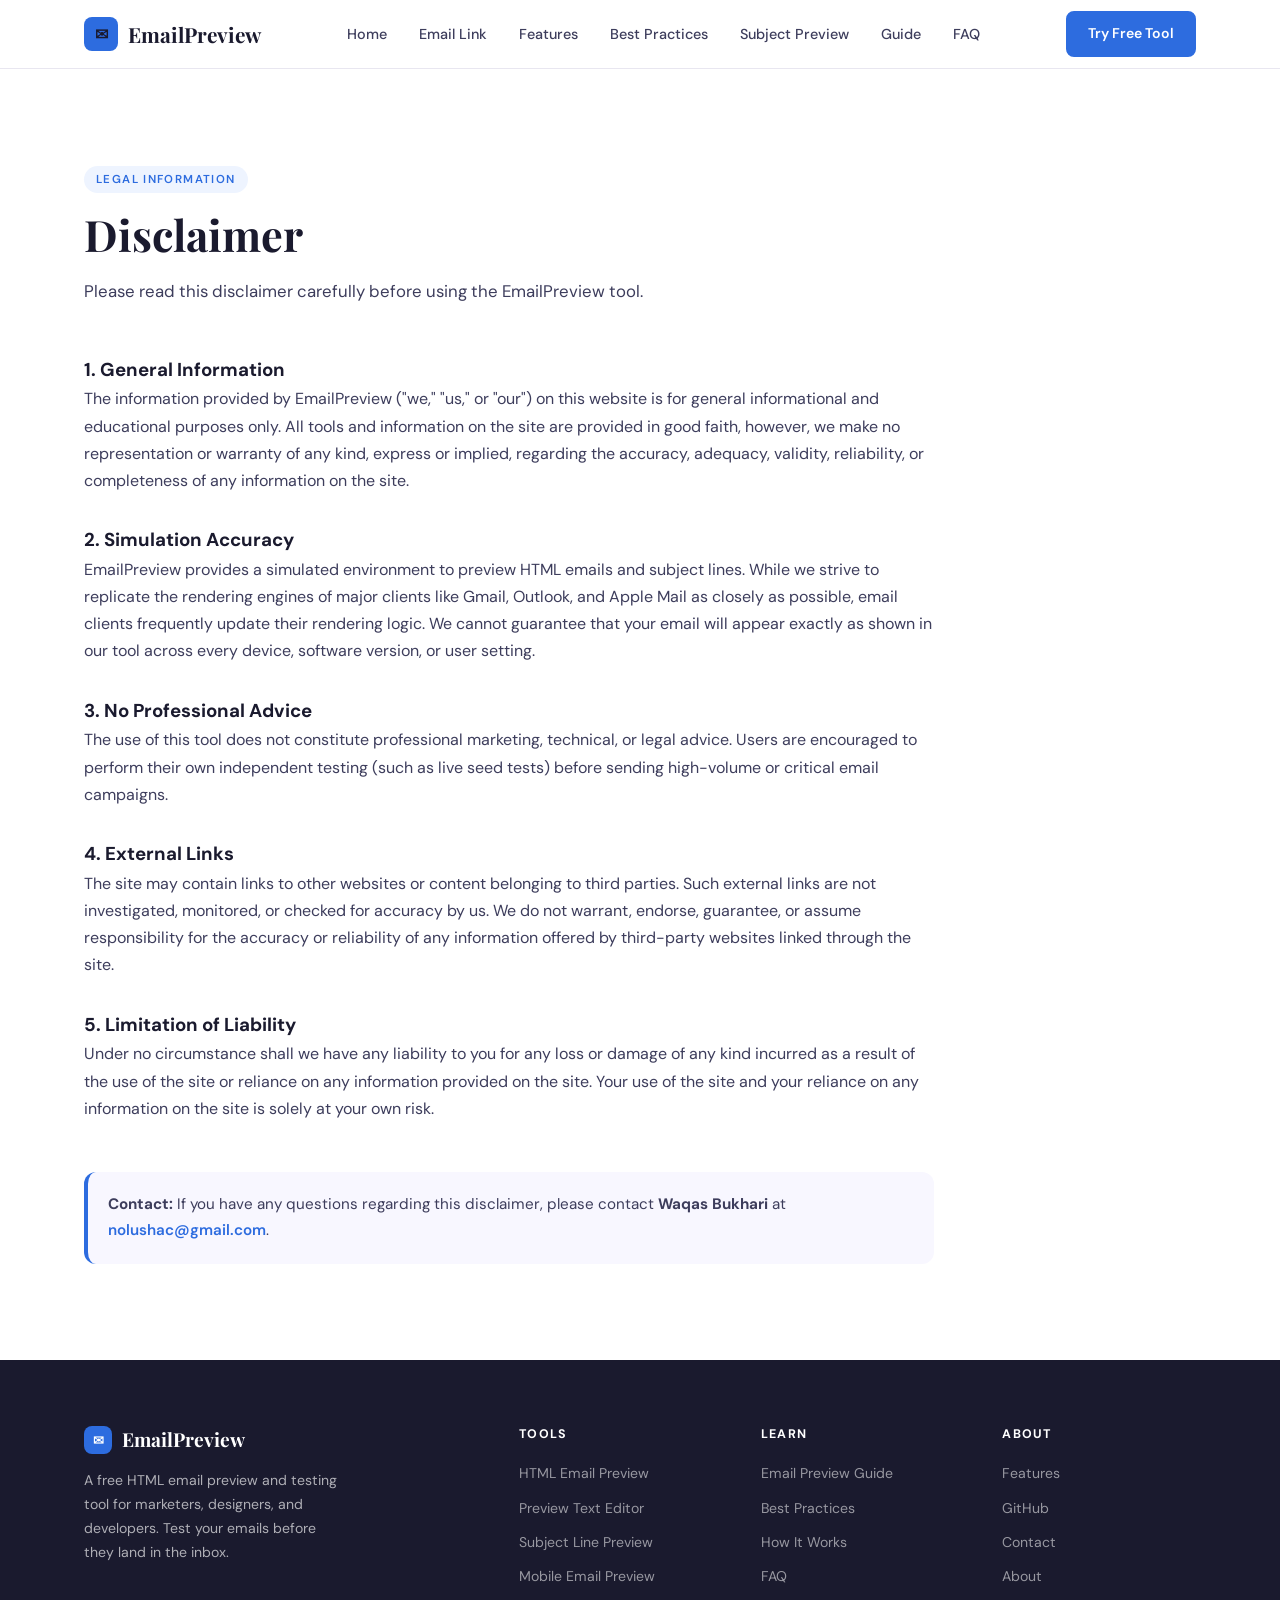
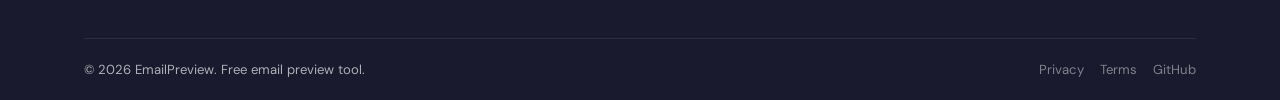
<file: disclaimer.html>
<!DOCTYPE html>
<html lang="en">
<head>
  <meta charset="UTF-8" />
  <meta name="viewport" content="width=device-width, initial-scale=1.0" />
  <title>Disclaimer – EmailPreview</title>
  <link rel="stylesheet" href="css/style.css" />
  <link href="https://fonts.googleapis.com/css2?family=Playfair+Display:wght@700&family=DM+Sans:wght@400;500;600&display=swap" rel="stylesheet" />
  <link rel="icon" type="image/png" sizes="32x32" href="/favicon.png">
</head>
<body>
  <div id="header-root"></div>

  <main>
    <section class="section">
      <div class="container">
        <div class="section-label">Legal Information</div>
        <h1 class="section-title">Disclaimer</h1>
        <p class="section-subtitle">Please read this disclaimer carefully before using the EmailPreview tool.</p>

        <div class="legal-content" style="max-width: 850px; color: var(--ink-soft); line-height: 1.7;">
          <h3 style="color: var(--ink); margin-top: 30px;">1. General Information</h3>
          <p>The information provided by EmailPreview ("we," "us," or "our") on this website is for general informational and educational purposes only. All tools and information on the site are provided in good faith, however, we make no representation or warranty of any kind, express or implied, regarding the accuracy, adequacy, validity, reliability, or completeness of any information on the site.</p>

          <h3 style="color: var(--ink); margin-top: 30px;">2. Simulation Accuracy</h3>
          <p>EmailPreview provides a simulated environment to preview HTML emails and subject lines. While we strive to replicate the rendering engines of major clients like Gmail, Outlook, and Apple Mail as closely as possible, email clients frequently update their rendering logic. We cannot guarantee that your email will appear exactly as shown in our tool across every device, software version, or user setting.</p>

          <h3 style="color: var(--ink); margin-top: 30px;">3. No Professional Advice</h3>
          <p>The use of this tool does not constitute professional marketing, technical, or legal advice. Users are encouraged to perform their own independent testing (such as live seed tests) before sending high-volume or critical email campaigns.</p>

          <h3 style="color: var(--ink); margin-top: 30px;">4. External Links</h3>
          <p>The site may contain links to other websites or content belonging to third parties. Such external links are not investigated, monitored, or checked for accuracy by us. We do not warrant, endorse, guarantee, or assume responsibility for the accuracy or reliability of any information offered by third-party websites linked through the site.</p>

          <h3 style="color: var(--ink); margin-top: 30px;">5. Limitation of Liability</h3>
          <p>Under no circumstance shall we have any liability to you for any loss or damage of any kind incurred as a result of the use of the site or reliance on any information provided on the site. Your use of the site and your reliance on any information on the site is solely at your own risk.</p>

          <div style="margin-top: 50px; padding: 20px; background: var(--surface-alt); border-radius: var(--radius); border-left: 4px solid var(--accent);">
            <p style="margin: 0; font-size: 0.95rem;"><strong>Contact:</strong> If you have any questions regarding this disclaimer, please contact <strong>Waqas Bukhari</strong> at <a href="mailto:nolushac@gmail.com" style="color: var(--accent); font-weight: 600;">nolushac@gmail.com</a>.</p>
          </div>
        </div>
      </div>
    </section>
  </main>

  <div id="footer-root"></div>

  <script src="js/header.js"></script>
  <script src="js/footer.js"></script>
</body>
</html>
</file>
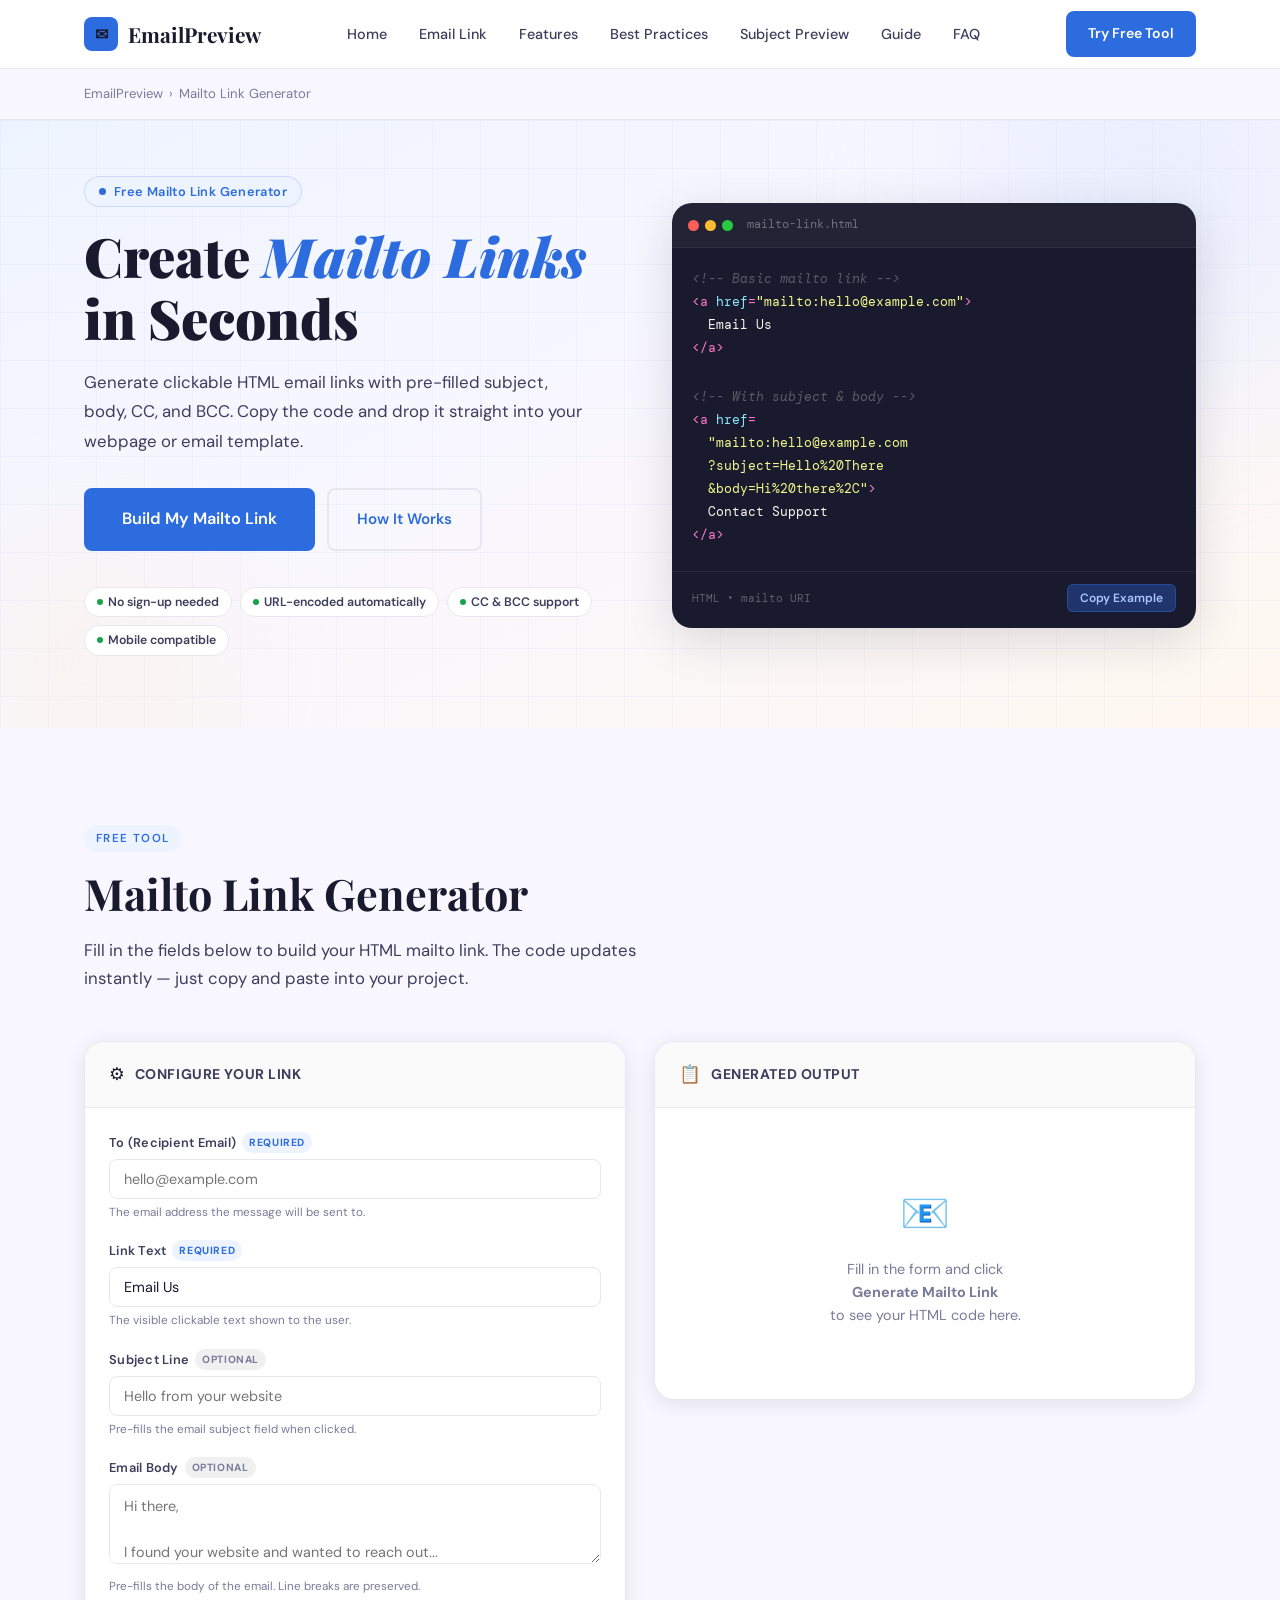
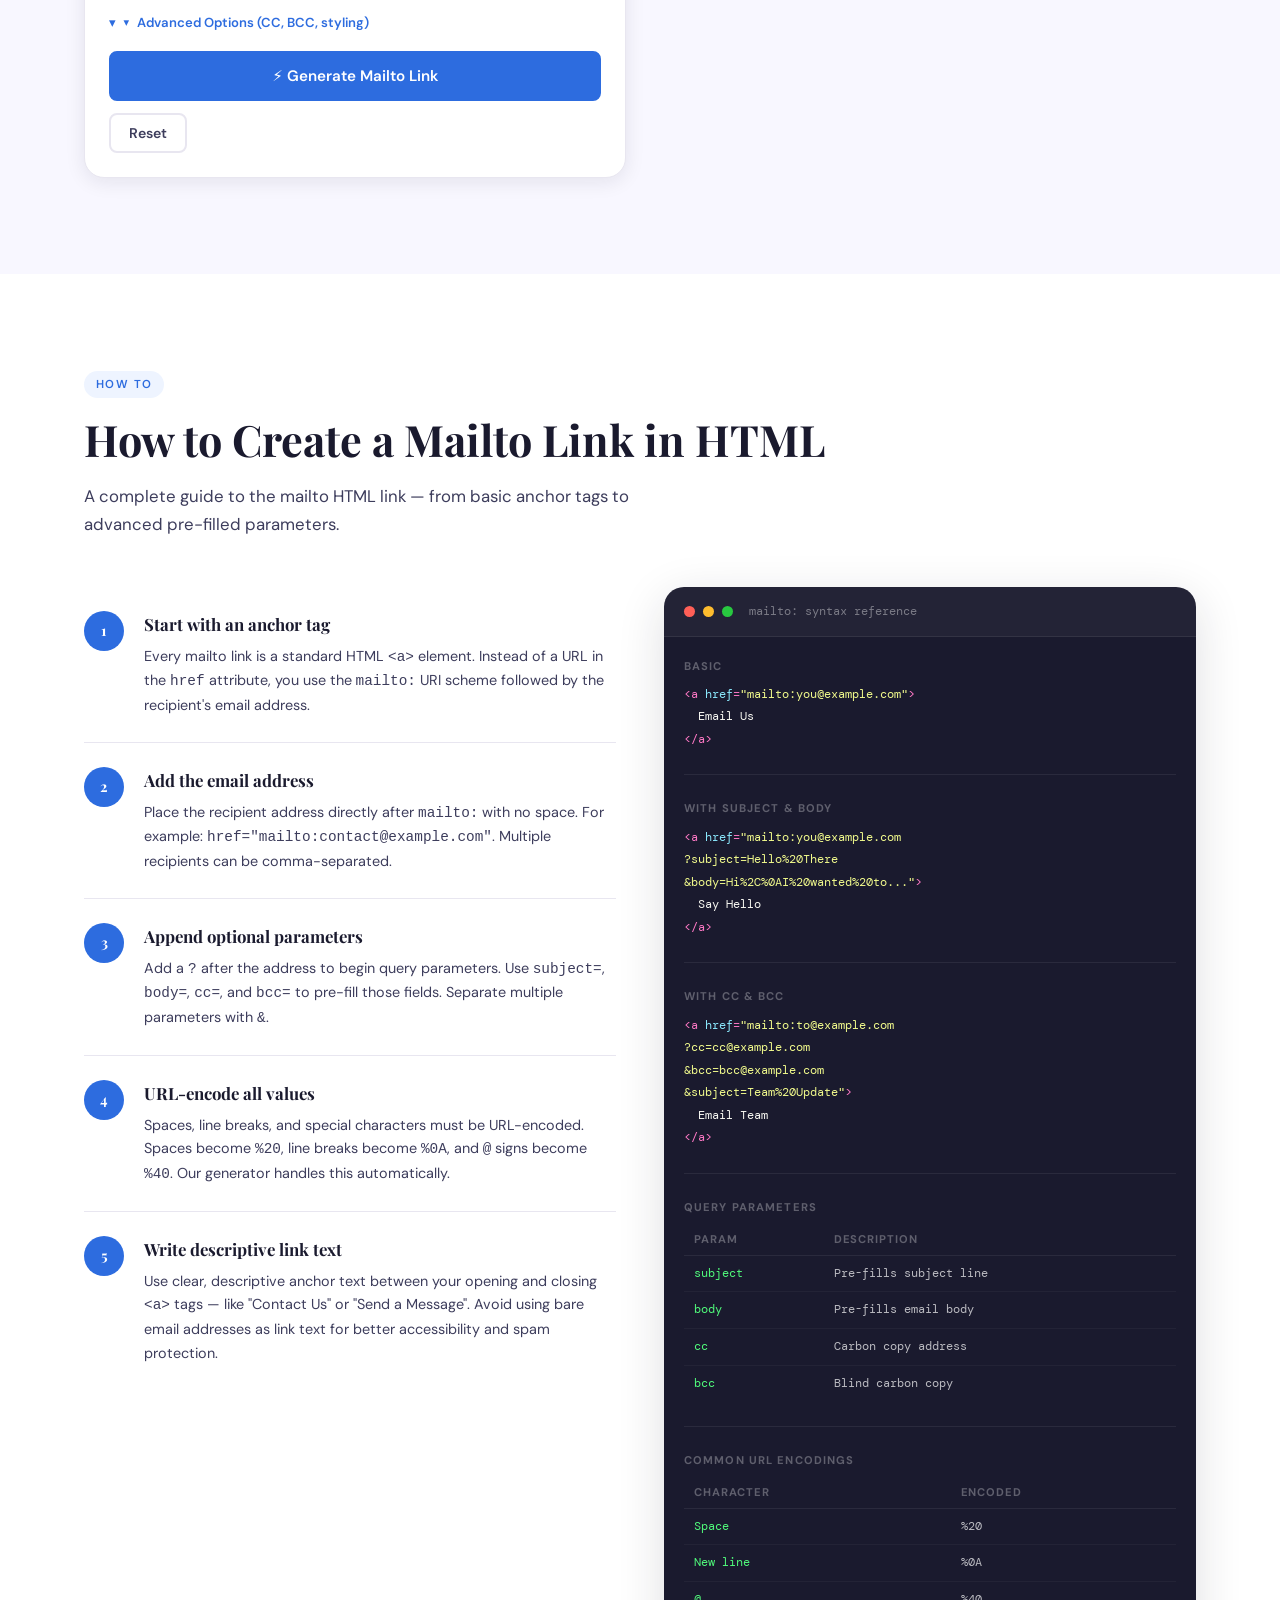
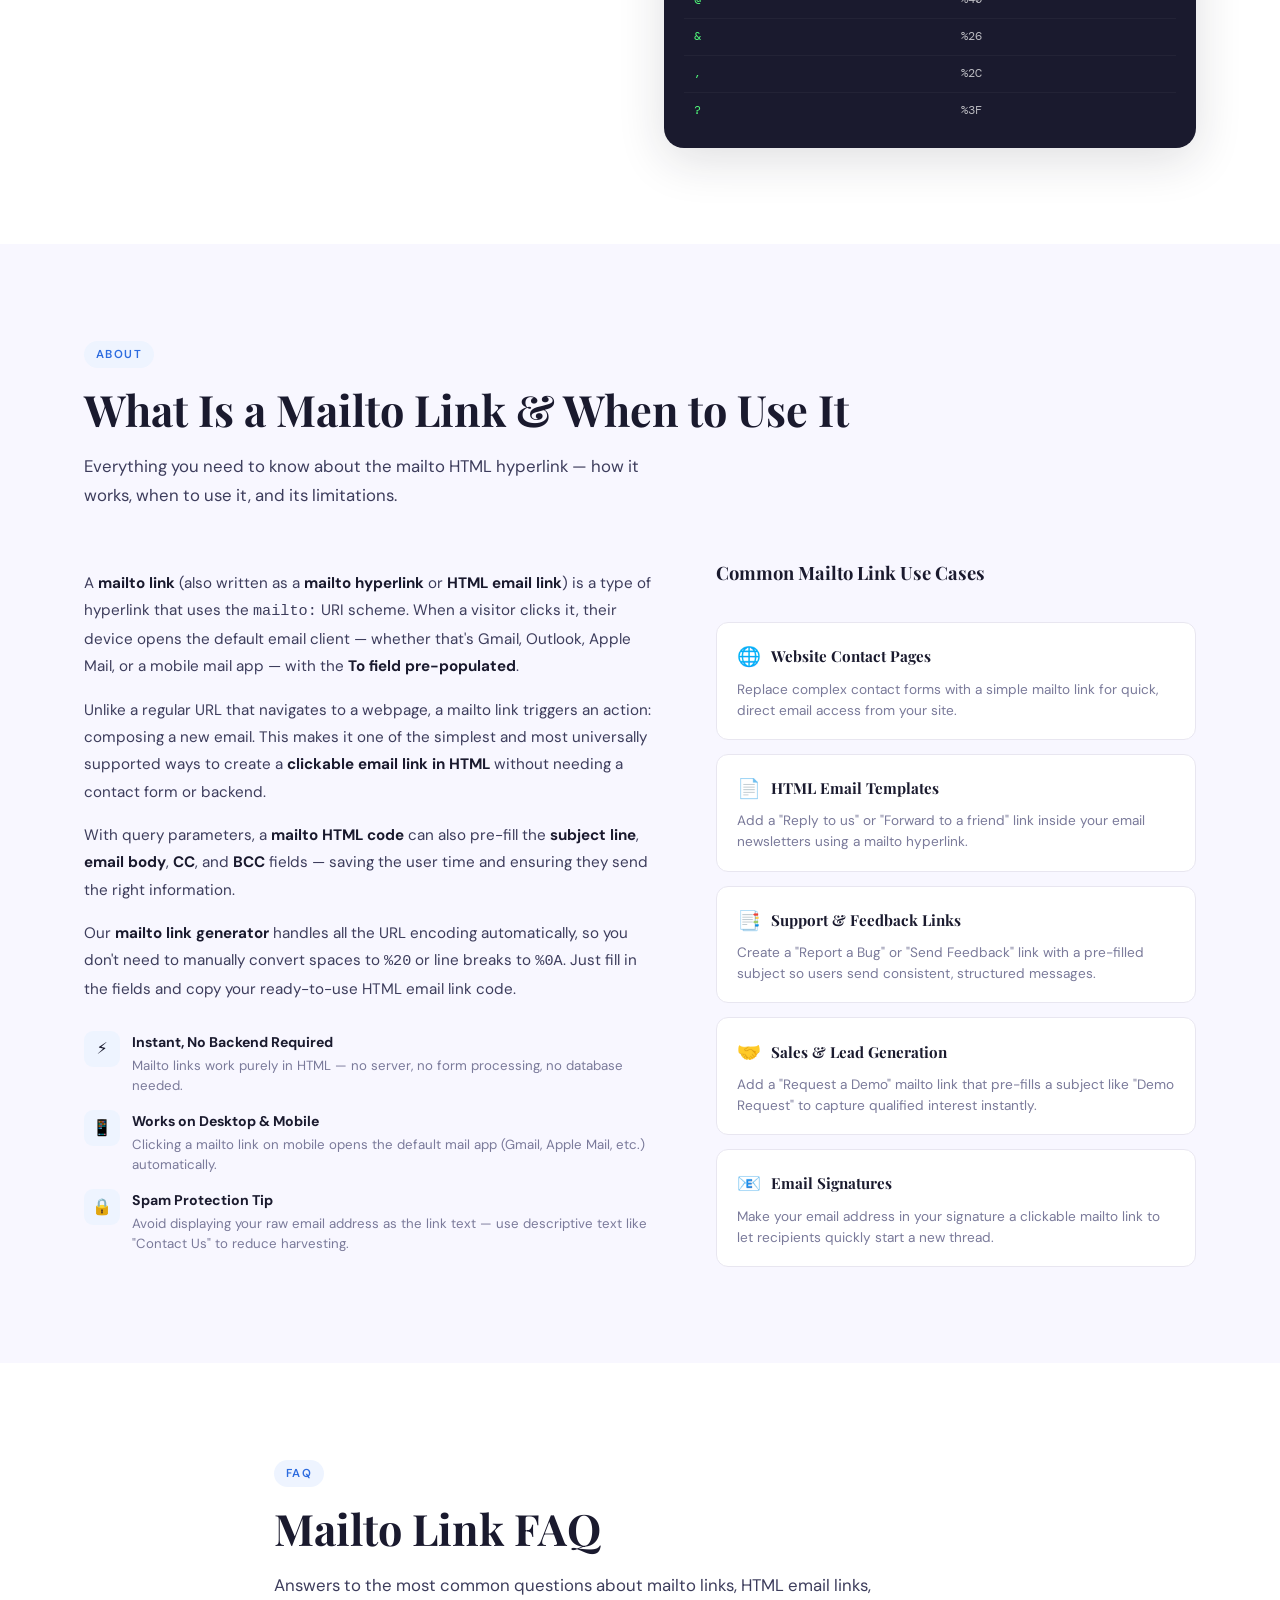
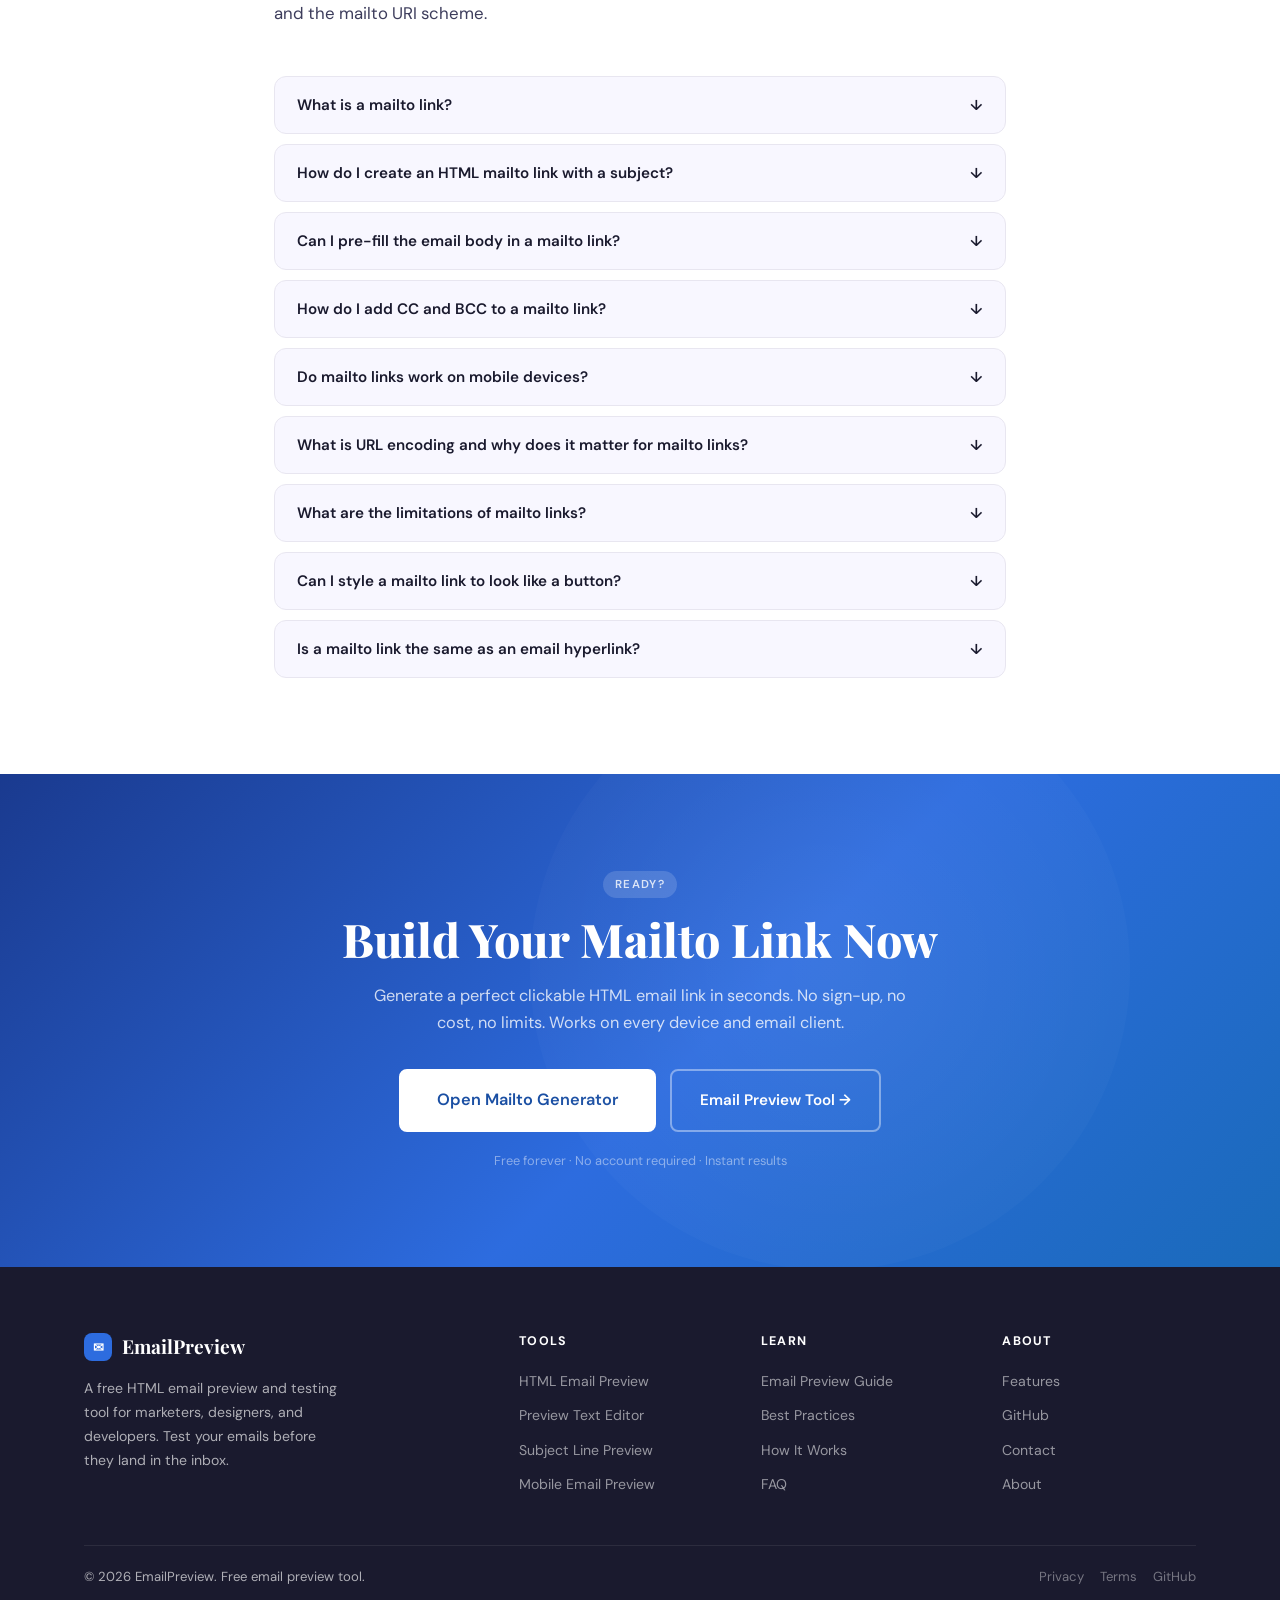
<file: mailto-link-generator.html>
<!DOCTYPE html>
<html lang="en">
<head>
  <!-- Google tag (gtag.js) -->
<script async src="https://www.googletagmanager.com/gtag/js?id=G-KRHH6ZFMFK"></script>
<script>
  window.dataLayer = window.dataLayer || [];
  function gtag(){dataLayer.push(arguments);}
  gtag('js', new Date());

  gtag('config', 'G-KRHH6ZFMFK');
</script>
  <meta charset="UTF-8" />
  <meta name="viewport" content="width=device-width, initial-scale=1.0" />
  <title>Mailto Link Generator – Create HTML Email Links Instantly | EmailPreview</title>
  <meta name="description" content="Free mailto link generator. Create clickable HTML email links with pre-filled subject, body, CC, and BCC. Generate mailto HTML code instantly — no sign-up required." />
  <meta name="keywords" content="mailto link, mailto html, mailto link generator, html mailto link, mailto html code, email link html, html email link, email hyperlink html, mailto hyperlink, html mailto, create mailto link, mail to link, email link generator, clickable email link html" />
  <meta name="author" content="EmailPreview" />
  <meta name="robots" content="index, follow" />
  <link rel="canonical" href="https://emailpreview.github.io/mailto-link-generator" />
  <link rel="icon" type="image/png" sizes="32x32" href="/favicon.png">

  <!-- Open Graph -->
  <meta property="og:title" content="Mailto Link Generator – Create HTML Email Links Instantly" />
  <meta property="og:description" content="Generate mailto HTML code with subject, body, CC, and BCC pre-filled. Free, instant, no sign-up." />
  <meta property="og:url" content="https://emailpreview.github.io/mailto-link-generator" />
  <meta property="og:type" content="website" />

  <!-- Twitter Card -->
  <meta name="twitter:card" content="summary_large_image" />
  <meta name="twitter:title" content="Mailto Link Generator – Free HTML Email Link Tool" />
  <meta name="twitter:description" content="Create clickable mailto links for HTML emails and websites instantly." />

  <!-- Schema: WebApplication -->
  <script type="application/ld+json">
  {
    "@context": "https://schema.org",
    "@type": "WebApplication",
    "name": "Mailto Link Generator",
    "url": "https://emailpreview.github.io/mailto-link-generator",
    "description": "A free tool to generate mailto HTML links with pre-filled subject, body, CC, and BCC fields.",
    "applicationCategory": "DeveloperApplication",
    "operatingSystem": "Web",
    "offers": { "@type": "Offer", "price": "0", "priceCurrency": "USD" },
    "featureList": [
      "Mailto Link Generator",
      "HTML Email Link Code",
      "CC and BCC Support",
      "URL Encoding",
      "Clickable Email Link Preview"
    ]
  }
  </script>

  <!-- Schema: HowTo -->
  <script type="application/ld+json">
  {
    "@context": "https://schema.org",
    "@type": "HowTo",
    "name": "How to Create a Mailto Link in HTML",
    "description": "Step-by-step guide to creating a clickable mailto link in HTML for websites and email templates.",
    "step": [
      {
        "@type": "HowToStep",
        "name": "Enter the recipient email address",
        "text": "Type the email address you want the mailto link to send to in the 'To' field of the generator."
      },
      {
        "@type": "HowToStep",
        "name": "Fill in optional fields",
        "text": "Optionally add a subject line, pre-filled body text, CC recipients, and BCC recipients."
      },
      {
        "@type": "HowToStep",
        "name": "Copy the generated HTML code",
        "text": "Click 'Generate Mailto Link' and copy the ready-to-use HTML anchor tag from the output panel."
      },
      {
        "@type": "HowToStep",
        "name": "Paste into your HTML",
        "text": "Paste the mailto HTML code into your webpage or email template. The link is now clickable."
      }
    ]
  }
  </script>

  <!-- Schema: FAQPage -->
  <script type="application/ld+json">
  {
    "@context": "https://schema.org",
    "@type": "FAQPage",
    "mainEntity": [
      {
        "@type": "Question",
        "name": "What is a mailto link?",
        "acceptedAnswer": {
          "@type": "Answer",
          "text": "A mailto link is an HTML hyperlink that opens the visitor's default email client when clicked, with the recipient address pre-filled. It uses the mailto: URI scheme."
        }
      },
      {
        "@type": "Question",
        "name": "How do I create a mailto link in HTML?",
        "acceptedAnswer": {
          "@type": "Answer",
          "text": "Use an anchor tag with href starting with mailto: followed by the email address. Example: <a href=\"mailto:hello@example.com\">Email Us</a>"
        }
      },
      {
        "@type": "Question",
        "name": "Can I pre-fill the subject and body in a mailto link?",
        "acceptedAnswer": {
          "@type": "Answer",
          "text": "Yes. Add query parameters to the mailto link: mailto:email@example.com?subject=Hello&body=Your%20message%20here. All values must be URL-encoded."
        }
      },
      {
        "@type": "Question",
        "name": "Does a mailto link work on mobile?",
        "acceptedAnswer": {
          "@type": "Answer",
          "text": "Yes. On mobile devices, clicking a mailto link opens the default mail app (Gmail, Apple Mail, etc.) with the fields pre-filled."
        }
      },
      {
        "@type": "Question",
        "name": "How do I add CC and BCC to a mailto link?",
        "acceptedAnswer": {
          "@type": "Answer",
          "text": "Append cc= and bcc= as query parameters. Example: mailto:to@example.com?cc=cc@example.com&bcc=bcc@example.com"
        }
      }
    ]
  }
  </script>

  <!-- Breadcrumb Schema -->
  <script type="application/ld+json">
  {
    "@context": "https://schema.org",
    "@type": "BreadcrumbList",
    "itemListElement": [
      { "@type": "ListItem", "position": 1, "name": "EmailPreview", "item": "https://emailpreview.github.io/" },
      { "@type": "ListItem", "position": 2, "name": "Mailto Link Generator", "item": "https://emailpreview.github.io/mailto-link-generator" }
    ]
  }
  </script>

  <link rel="preconnect" href="https://fonts.googleapis.com" />
  <link rel="preconnect" href="https://fonts.gstatic.com" crossorigin />
  <link href="https://fonts.googleapis.com/css2?family=Playfair+Display:wght@400;600;700;900&family=DM+Sans:wght@300;400;500;600&family=DM+Mono:wght@400;500&display=swap" rel="stylesheet" />

  <style>
    /* ============================================================
       Mailto Link Generator — Scoped stylesheet
       Inherits design system from EmailPreview (same tokens)
    ============================================================ */
    :root {
      --ink: #1a1a2e;
      --ink-soft: #3d3d5c;
      --ink-muted: #7a7a9a;
      --surface: #ffffff;
      --surface-alt: #f8f7ff;
      --border: #e8e6f0;
      --accent: #2d6cdf;
      --accent-deep: #1a4fa3;
      --accent-light: #dbeafe;
      --accent-soft: #eef4ff;
      --gold: #f5a623;
      --gold-light: #fff8eb;
      --green: #16a34a;
      --green-light: #dcfce7;
      --red: #dc2626;
      --red-light: #fee2e2;
      --teal: #0d9488;
      --teal-light: #ccfbf1;
      --radius: 12px;
      --radius-lg: 20px;
      --radius-sm: 8px;
      --shadow-sm: 0 1px 4px rgba(26,26,46,0.06);
      --shadow: 0 4px 20px rgba(26,26,46,0.09);
      --shadow-lg: 0 12px 48px rgba(26,26,46,0.14);
      --font-display: 'Playfair Display', Georgia, serif;
      --font-body: 'DM Sans', system-ui, sans-serif;
      --font-mono: 'DM Mono', monospace;
      --transition: 0.22s cubic-bezier(0.4,0,0.2,1);
    }

    *, *::before, *::after { box-sizing: border-box; margin: 0; padding: 0; }
    html { scroll-behavior: smooth; font-size: 16px; }
    body { font-family: var(--font-body); background: var(--surface); color: var(--ink); line-height: 1.65; overflow-x: hidden; }
    a { color: var(--accent); text-decoration: none; }
    a:hover { text-decoration: underline; }
    img { max-width: 100%; display: block; }
    .container { max-width: 1160px; margin: 0 auto; padding: 0 24px; }

    /* ── Header ── */
    #site-header {
      position: sticky; top: 0; z-index: 100;
      background: rgba(255,255,255,0.96);
      backdrop-filter: blur(12px);
      border-bottom: 1px solid var(--border);
      transition: box-shadow var(--transition);
    }
    #site-header.scrolled { box-shadow: var(--shadow); }
    .header-inner { display: flex; align-items: center; justify-content: space-between; height: 68px; gap: 24px; }
    .header-logo { display: flex; align-items: center; gap: 10px; font-family: var(--font-display); font-size: 1.3rem; font-weight: 700; color: var(--ink); }
    .header-logo:hover { color: var(--accent); text-decoration: none; }
    .logo-icon { width: 34px; height: 34px; background: var(--accent); border-radius: 8px; display: flex; align-items: center; justify-content: center; font-size: 16px; flex-shrink: 0; }
    .header-nav { display: flex; align-items: center; gap: 4px; list-style: none; }
    .header-nav a { padding: 7px 14px; border-radius: 7px; font-size: 0.9rem; font-weight: 500; color: var(--ink-soft); transition: all var(--transition); }
    .header-nav a:hover, .header-nav a.active { color: var(--accent); background: var(--accent-soft); text-decoration: none; }
    .header-cta { display: flex; gap: 10px; align-items: center; }
    .hamburger { display: none; flex-direction: column; gap: 5px; cursor: pointer; background: none; border: none; padding: 6px; }
    .hamburger span { display: block; width: 22px; height: 2px; background: var(--ink); border-radius: 2px; transition: all var(--transition); }
    .mobile-nav { display: none; flex-direction: column; background: #fff; border-top: 1px solid var(--border); padding: 16px 24px; gap: 4px; }
    .mobile-nav.open { display: flex; }
    .mobile-nav a { padding: 10px 12px; border-radius: 7px; color: var(--ink-soft); font-size: 0.95rem; font-weight: 500; transition: all var(--transition); }
    .mobile-nav a:hover { background: var(--accent-soft); color: var(--accent); text-decoration: none; }

    /* ── Buttons ── */
    .btn { display: inline-flex; align-items: center; gap: 8px; padding: 13px 28px; border-radius: var(--radius-sm); font-family: var(--font-body); font-size: 0.95rem; font-weight: 600; cursor: pointer; border: 2px solid transparent; transition: all var(--transition); text-decoration: none; white-space: nowrap; }
    .btn:hover { text-decoration: none; }
    .btn-primary { background: var(--accent); color: #fff; border-color: var(--accent); }
    .btn-primary:hover { background: var(--accent-deep); border-color: var(--accent-deep); transform: translateY(-1px); box-shadow: 0 6px 20px rgba(45,108,223,0.32); }
    .btn-ghost { background: transparent; color: var(--accent); border-color: var(--border); }
    .btn-ghost:hover { border-color: var(--accent); background: var(--accent-soft); }
    .btn-outline { background: transparent; color: var(--ink-soft); border-color: var(--border); font-size: 0.88rem; padding: 9px 18px; }
    .btn-outline:hover { border-color: var(--accent); color: var(--accent); }
    .btn-white { background: #fff; color: var(--accent-deep); border-color: #fff; }
    .btn-white:hover { background: var(--accent-soft); transform: translateY(-1px); }
    .btn-ghost-white { background: transparent; color: #fff; border-color: rgba(255,255,255,0.4); }
    .btn-ghost-white:hover { border-color: #fff; background: rgba(255,255,255,0.1); }
    .btn-full { width: 100%; justify-content: center; }
    .btn-lg { padding: 16px 36px; font-size: 1.02rem; }
    .btn-sm { padding: 8px 16px; font-size: 0.83rem; }

    /* ── Section Shared ── */
    .section { padding: 96px 0; }
    .section-label { display: inline-block; font-size: 0.72rem; font-weight: 600; letter-spacing: 0.12em; text-transform: uppercase; color: var(--accent); background: var(--accent-soft); padding: 4px 12px; border-radius: 100px; margin-bottom: 14px; }
    .section-label.light { color: rgba(255,255,255,0.8); background: rgba(255,255,255,0.15); }
    .section-title { font-family: var(--font-display); font-size: clamp(1.8rem, 3.5vw, 2.7rem); font-weight: 700; color: var(--ink); line-height: 1.25; margin-bottom: 16px; }
    .section-subtitle { font-size: 1.05rem; color: var(--ink-soft); max-width: 600px; margin-bottom: 48px; line-height: 1.7; }

    /* ── Breadcrumb ── */
    .breadcrumb { padding: 14px 0; font-size: 0.82rem; color: var(--ink-muted); display: flex; align-items: center; gap: 6px; flex-wrap: wrap; }
    .breadcrumb a { color: var(--ink-muted); }
    .breadcrumb a:hover { color: var(--accent); text-decoration: none; }
    .breadcrumb span { color: var(--ink-muted); }

    /* ═══════════════════════════
       HERO
    ═══════════════════════════ */
    .ml-hero {
      background: linear-gradient(155deg, #eef4ff 0%, #f8f7ff 45%, #fff8f0 100%);
      padding: 56px 0 72px;
      position: relative;
      overflow: hidden;
    }
    .ml-hero-grid {
      position: absolute; inset: 0; pointer-events: none;
      background-image: linear-gradient(rgba(45,108,223,0.04) 1px, transparent 1px),
        linear-gradient(90deg, rgba(45,108,223,0.04) 1px, transparent 1px);
      background-size: 48px 48px;
    }
    .ml-hero-blob {
      position: absolute; border-radius: 50%; filter: blur(70px); opacity: 0.3; pointer-events: none;
    }
    .ml-blob-1 { width: 420px; height: 420px; background: radial-gradient(circle, #c7d8ff, #e0eaff); top: -120px; right: -80px; }
    .ml-blob-2 { width: 260px; height: 260px; background: radial-gradient(circle, #fde8c8, #fff3e0); bottom: -60px; left: -40px; }

    .ml-hero-inner {
      position: relative; z-index: 2;
      display: grid; grid-template-columns: 1fr 1fr; gap: 64px; align-items: center;
    }
    @media (max-width: 860px) { .ml-hero-inner { grid-template-columns: 1fr; gap: 40px; text-align: center; } .ml-hero-cta { justify-content: center; } }

    .ml-hero-badge { display: inline-flex; align-items: center; gap: 8px; font-size: 0.8rem; font-weight: 600; color: var(--accent); background: var(--accent-soft); border: 1px solid rgba(45,108,223,0.18); padding: 4px 14px; border-radius: 100px; margin-bottom: 18px; letter-spacing: 0.03em; }
    .ml-badge-dot { width: 7px; height: 7px; border-radius: 50%; background: var(--accent); animation: ml-pulse 2s ease-in-out infinite; }
    @keyframes ml-pulse { 0%,100%{opacity:1} 50%{opacity:.4} }
    .ml-hero-title { font-family: var(--font-display); font-size: clamp(2.1rem, 4.5vw, 3.4rem); font-weight: 900; color: var(--ink); line-height: 1.15; margin-bottom: 18px; }
    .ml-hero-title em { font-style: italic; color: var(--accent); }
    .ml-hero-subtitle { font-size: 1.05rem; color: var(--ink-soft); line-height: 1.75; margin-bottom: 32px; max-width: 500px; }
    .ml-hero-cta { display: flex; flex-wrap: wrap; gap: 12px; margin-bottom: 36px; }
    .ml-hero-chips { display: flex; flex-wrap: wrap; gap: 8px; }
    .ml-chip { display: inline-flex; align-items: center; gap: 5px; font-size: 0.77rem; font-weight: 600; color: var(--ink-soft); background: #fff; border: 1px solid var(--border); border-radius: 100px; padding: 4px 12px; }
    .ml-chip-dot { width: 6px; height: 6px; border-radius: 50%; background: var(--green); }

    /* ── Hero Code Preview ── */
    .ml-code-card {
      background: #1a1a2e;
      border-radius: var(--radius-lg);
      box-shadow: var(--shadow-lg), 0 0 0 1px rgba(255,255,255,0.06);
      overflow: hidden;
      animation: ml-floatUp 0.7s ease both;
    }
    @keyframes ml-floatUp { from{opacity:0;transform:translateY(20px)} to{opacity:1;transform:translateY(0)} }
    .ml-code-card-header {
      display: flex; align-items: center; gap: 6px;
      padding: 12px 16px; background: rgba(255,255,255,0.04);
      border-bottom: 1px solid rgba(255,255,255,0.06);
    }
    .ml-dot { width: 11px; height: 11px; border-radius: 50%; }
    .ml-dot.r { background: #ff5f57; } .ml-dot.y { background: #febc2e; } .ml-dot.g { background: #28c840; }
    .ml-code-label { margin-left: 8px; font-size: 0.75rem; color: rgba(255,255,255,0.35); font-family: var(--font-mono); }
    .ml-code-body { padding: 20px 20px 16px; }
    .ml-code-line { font-family: var(--font-mono); font-size: 0.82rem; line-height: 1.75; display: block; }
    .ml-token-tag { color: #ff79c6; }
    .ml-token-attr { color: #8be9fd; }
    .ml-token-val { color: #f1fa8c; }
    .ml-token-text { color: #f8f8f2; }
    .ml-token-comment { color: rgba(255,255,255,0.28); font-style: italic; }
    .ml-code-footer { padding: 0 20px 16px; display: flex; justify-content: space-between; align-items: center; border-top: 1px solid rgba(255,255,255,0.06); margin-top: 8px; padding-top: 12px; }
    .ml-code-badge { font-size: 0.7rem; color: rgba(255,255,255,0.3); font-family: var(--font-mono); }
    .ml-copy-hero-btn { font-size: 0.75rem; padding: 5px 12px; background: rgba(45,108,223,0.35); color: #aac8ff; border: 1px solid rgba(45,108,223,0.4); border-radius: 6px; cursor: pointer; font-family: var(--font-body); font-weight: 600; transition: all var(--transition); }
    .ml-copy-hero-btn:hover { background: rgba(45,108,223,0.55); color: #fff; }

    /* ═══════════════════════════
       GENERATOR TOOL
    ═══════════════════════════ */
    .generator-section { background: var(--surface-alt); }
    .generator-layout {
      display: grid; grid-template-columns: 1fr 1fr; gap: 28px; align-items: flex-start;
    }
    @media (max-width: 900px) { .generator-layout { grid-template-columns: 1fr; } }

    .gen-panel {
      background: #fff; border: 1px solid var(--border);
      border-radius: var(--radius-lg); box-shadow: var(--shadow); overflow: hidden;
    }
    .gen-panel-header {
      padding: 18px 24px; background: #fafafa; border-bottom: 1px solid var(--border);
      display: flex; align-items: center; gap: 10px;
    }
    .gen-panel-icon { font-size: 1.1rem; }
    .gen-panel-title { font-size: 0.88rem; font-weight: 700; color: var(--ink-soft); letter-spacing: 0.04em; text-transform: uppercase; }
    .gen-panel-body { padding: 24px; }

    /* Form fields */
    .field { margin-bottom: 18px; }
    .field:last-child { margin-bottom: 0; }
    .field label { display: flex; align-items: center; gap: 6px; font-size: 0.8rem; font-weight: 600; color: var(--ink-soft); margin-bottom: 6px; letter-spacing: 0.02em; }
    .field-badge { font-size: 0.65rem; font-weight: 700; padding: 2px 7px; border-radius: 100px; letter-spacing: 0.06em; text-transform: uppercase; }
    .badge-required { background: var(--accent-soft); color: var(--accent); }
    .badge-optional { background: #f0f0f0; color: var(--ink-muted); }
    .field-hint { font-size: 0.73rem; color: var(--ink-muted); margin-top: 4px; }

    .ml-input {
      width: 100%; padding: 10px 14px; border: 1.5px solid var(--border); border-radius: var(--radius-sm);
      font-family: var(--font-body); font-size: 0.9rem; color: var(--ink); background: #fff;
      transition: border-color var(--transition), box-shadow var(--transition); outline: none;
    }
    .ml-input:focus { border-color: var(--accent); box-shadow: 0 0 0 3px rgba(45,108,223,0.1); }
    .ml-input.valid { border-color: var(--green); }
    .ml-input.invalid { border-color: var(--red); box-shadow: 0 0 0 3px rgba(220,38,38,0.08); }
    textarea.ml-input { resize: vertical; min-height: 80px; line-height: 1.6; }

    /* Toggle advanced */
    .adv-toggle {
      display: flex; align-items: center; gap: 8px; cursor: pointer;
      font-size: 0.82rem; font-weight: 600; color: var(--accent); margin: 4px 0 16px;
      background: none; border: none; font-family: var(--font-body);
      padding: 0;
    }
    .adv-toggle:hover { color: var(--accent-deep); }
    .adv-arrow { transition: transform var(--transition); display: inline-block; font-size: 0.7rem; }
    .adv-arrow.open { transform: rotate(180deg); }
    .adv-fields { display: none; }
    .adv-fields.open { display: block; }

    /* Link text customisation */
    .link-text-row { display: grid; grid-template-columns: 1fr 1fr; gap: 12px; }
    @media (max-width: 500px) { .link-text-row { grid-template-columns: 1fr; } }

    .gen-actions { margin-top: 20px; display: flex; gap: 12px; flex-wrap: wrap; }

    /* ── Output Panel ── */
    .output-empty { text-align: center; padding: 48px 24px; color: var(--ink-muted); }
    .output-empty-icon { font-size: 2.5rem; margin-bottom: 12px; }
    .output-empty p { font-size: 0.9rem; line-height: 1.6; }

    .output-section { margin-bottom: 20px; }
    .output-section:last-child { margin-bottom: 0; }
    .output-label { font-size: 0.73rem; font-weight: 700; color: var(--ink-muted); letter-spacing: 0.1em; text-transform: uppercase; margin-bottom: 8px; }

    /* Live Preview */
    .live-preview-box {
      background: var(--accent-soft); border: 1.5px solid rgba(45,108,223,0.2);
      border-radius: var(--radius); padding: 18px 20px; display: flex; align-items: center; gap: 14px;
    }
    .lpb-icon { font-size: 1.6rem; flex-shrink: 0; }
    .lpb-content { flex: 1; min-width: 0; }
    .lpb-label { font-size: 0.73rem; font-weight: 700; color: var(--accent); text-transform: uppercase; letter-spacing: 0.08em; margin-bottom: 4px; }
    #ml-preview-link {
      display: inline-block; font-size: 0.98rem; font-weight: 600; color: var(--accent);
      word-break: break-all; text-decoration: underline; cursor: pointer;
    }
    #ml-preview-link:hover { color: var(--accent-deep); }

    /* Code output */
    .code-output-wrap { position: relative; }
    .code-output {
      background: #1a1a2e; color: #cdd9ff; border-radius: var(--radius);
      padding: 16px 44px 16px 16px; font-family: var(--font-mono); font-size: 0.8rem;
      line-height: 1.7; overflow-x: auto; white-space: pre-wrap; word-break: break-all;
      min-height: 52px;
    }
    .copy-code-btn {
      position: absolute; top: 10px; right: 10px;
      background: rgba(255,255,255,0.08); border: 1px solid rgba(255,255,255,0.15);
      color: rgba(255,255,255,0.55); border-radius: 6px; padding: 5px 10px;
      font-size: 0.73rem; font-family: var(--font-body); font-weight: 600; cursor: pointer;
      transition: all var(--transition);
    }
    .copy-code-btn:hover { background: rgba(45,108,223,0.4); color: #fff; border-color: rgba(45,108,223,0.5); }
    .copy-code-btn.copied { background: rgba(22,163,74,0.35); color: #86efac; border-color: rgba(22,163,74,0.4); }

    /* URL output */
    .url-output {
      background: #f8f7ff; border: 1.5px solid var(--border); border-radius: var(--radius);
      padding: 12px 16px; font-family: var(--font-mono); font-size: 0.8rem; color: var(--ink-soft);
      word-break: break-all; line-height: 1.6;
    }

    /* Mailto params breakdown */
    .params-grid { display: flex; flex-direction: column; gap: 8px; }
    .param-row { display: flex; align-items: flex-start; gap: 10px; font-size: 0.82rem; }
    .param-key { font-family: var(--font-mono); font-size: 0.75rem; color: var(--accent); background: var(--accent-soft); padding: 2px 8px; border-radius: 5px; flex-shrink: 0; white-space: nowrap; }
    .param-val { color: var(--ink-soft); line-height: 1.5; word-break: break-all; }

    /* Compatibility indicator */
    .compat-row { display: flex; gap: 10px; flex-wrap: wrap; }
    .compat-badge { display: flex; align-items: center; gap: 5px; font-size: 0.77rem; font-weight: 600; color: var(--green); background: var(--green-light); padding: 4px 10px; border-radius: 100px; }
    .compat-badge.partial { color: var(--gold); background: var(--gold-light); }

    /* ═══════════════════════════
       HOW-TO SECTION
    ═══════════════════════════ */
    .howto-section { background: #fff; }
    .howto-grid { display: grid; grid-template-columns: 1fr 1fr; gap: 48px; align-items: flex-start; }
    @media (max-width: 860px) { .howto-grid { grid-template-columns: 1fr; } }

    .howto-steps { display: flex; flex-direction: column; gap: 0; }
    .howto-step {
      display: flex; gap: 20px; padding: 24px 0;
      border-bottom: 1px solid var(--border); position: relative;
    }
    .howto-step:last-child { border-bottom: none; }
    .step-num-circle {
      width: 40px; height: 40px; border-radius: 50%; background: var(--accent);
      color: #fff; font-weight: 700; font-size: 0.9rem; display: flex; align-items: center;
      justify-content: center; flex-shrink: 0; font-family: var(--font-display);
    }
    .step-text h4 { font-family: var(--font-display); font-size: 1.05rem; font-weight: 700; color: var(--ink); margin-bottom: 6px; }
    .step-text p { font-size: 0.9rem; color: var(--ink-soft); line-height: 1.65; }

    /* Syntax Card */
    .syntax-card {
      background: #1a1a2e; border-radius: var(--radius-lg);
      box-shadow: var(--shadow-lg); overflow: hidden; position: sticky; top: 90px;
    }
    .syntax-header { padding: 14px 20px; background: rgba(255,255,255,0.04); border-bottom: 1px solid rgba(255,255,255,0.07); display: flex; align-items: center; gap: 8px; }
    .syntax-title { font-size: 0.78rem; font-family: var(--font-mono); color: rgba(255,255,255,0.4); margin-left: 8px; }
    .syntax-body { padding: 20px; display: flex; flex-direction: column; gap: 24px; }
    .syntax-block { }
    .syntax-block-label { font-size: 0.7rem; font-weight: 700; letter-spacing: 0.1em; text-transform: uppercase; color: rgba(255,255,255,0.3); margin-bottom: 8px; }
    .syntax-code { font-family: var(--font-mono); font-size: 0.78rem; line-height: 1.8; display: block; }
    .s-tag { color: #ff79c6; }
    .s-attr { color: #8be9fd; }
    .s-val { color: #f1fa8c; }
    .s-text { color: #f8f8f2; }
    .s-comment { color: rgba(255,255,255,0.3); font-style: italic; }
    .s-param { color: #50fa7b; }
    .syntax-divider { border: none; border-top: 1px solid rgba(255,255,255,0.07); }

    /* Param table */
    .param-table { width: 100%; border-collapse: collapse; }
    .param-table th { font-size: 0.7rem; font-weight: 700; letter-spacing: 0.08em; text-transform: uppercase; color: rgba(255,255,255,0.3); padding: 6px 10px; text-align: left; border-bottom: 1px solid rgba(255,255,255,0.07); }
    .param-table td { font-family: var(--font-mono); font-size: 0.75rem; padding: 8px 10px; border-bottom: 1px solid rgba(255,255,255,0.04); vertical-align: top; color: rgba(255,255,255,0.7); }
    .param-table td:first-child { color: #50fa7b; }
    .param-table tr:last-child td { border-bottom: none; }

    /* ═══════════════════════════
       DESCRIPTION / ABOUT SECTION
    ═══════════════════════════ */
    .about-section { background: var(--surface-alt); }
    .about-grid { display: grid; grid-template-columns: 1.2fr 1fr; gap: 56px; align-items: center; }
    @media (max-width: 860px) { .about-grid { grid-template-columns: 1fr; } }
    .about-text p { font-size: 0.95rem; color: var(--ink-soft); line-height: 1.8; margin-bottom: 16px; }
    .about-text p:last-child { margin-bottom: 0; }
    .about-text strong { color: var(--ink); }

    .about-features { display: flex; flex-direction: column; gap: 14px; margin-top: 28px; }
    .about-feat { display: flex; align-items: flex-start; gap: 12px; }
    .about-feat-icon { width: 36px; height: 36px; border-radius: 9px; background: var(--accent-soft); display: flex; align-items: center; justify-content: center; font-size: 1rem; flex-shrink: 0; }
    .about-feat-text h5 { font-size: 0.88rem; font-weight: 700; color: var(--ink); margin-bottom: 2px; }
    .about-feat-text p { font-size: 0.83rem; color: var(--ink-muted); line-height: 1.5; }

    /* Use-case cards */
    .use-cases { display: flex; flex-direction: column; gap: 14px; }
    .uc-card { background: #fff; border: 1px solid var(--border); border-radius: var(--radius); padding: 18px 20px; transition: all var(--transition); }
    .uc-card:hover { border-color: var(--accent); box-shadow: var(--shadow); transform: translateX(4px); }
    .uc-card-head { display: flex; align-items: center; gap: 10px; margin-bottom: 6px; }
    .uc-icon { font-size: 1.2rem; }
    .uc-card h4 { font-family: var(--font-display); font-size: 0.95rem; font-weight: 700; color: var(--ink); }
    .uc-card p { font-size: 0.85rem; color: var(--ink-muted); line-height: 1.55; }

    /* ═══════════════════════════
       FAQ
    ═══════════════════════════ */
    .faq-section { background: #fff; }
    .faq-container-narrow { max-width: 780px; }
    .faq-list { display: flex; flex-direction: column; gap: 10px; }
    .faq-item { background: var(--surface-alt); border: 1px solid var(--border); border-radius: var(--radius); overflow: hidden; }
    .faq-q { width: 100%; display: flex; justify-content: space-between; align-items: center; padding: 18px 22px; background: none; border: none; font-size: 0.95rem; font-weight: 600; color: var(--ink); cursor: pointer; text-align: left; font-family: var(--font-body); transition: all var(--transition); gap: 12px; }
    .faq-q:hover { background: var(--accent-soft); color: var(--accent); }
    .faq-q.open { color: var(--accent); background: var(--accent-soft); }
    .faq-arrow { font-size: 0.9rem; flex-shrink: 0; transition: transform var(--transition); }
    .faq-q.open .faq-arrow { transform: rotate(180deg); }
    .faq-a { max-height: 0; overflow: hidden; transition: max-height 0.35s cubic-bezier(0.4,0,0.2,1); padding: 0 22px; }
    .faq-a.open { max-height: 600px; padding: 0 22px 18px; }
    .faq-a p { font-size: 0.9rem; color: var(--ink-soft); line-height: 1.72; margin-bottom: 8px; }
    .faq-a p:last-child { margin-bottom: 0; }
    .faq-a code { font-family: var(--font-mono); background: var(--accent-soft); color: var(--accent-deep); padding: 2px 6px; border-radius: 4px; font-size: 0.82em; }
    .faq-a pre { background: #1a1a2e; color: #cdd9ff; padding: 14px 16px; border-radius: 8px; font-family: var(--font-mono); font-size: 0.78rem; line-height: 1.7; overflow-x: auto; margin: 10px 0; }

    /* ═══════════════════════════
       CTA
    ═══════════════════════════ */
    .cta-section { background: linear-gradient(135deg, #1a3a8f 0%, #2d6cdf 55%, #1a6aba 100%); position: relative; overflow: hidden; text-align: center; }
    .cta-blob { position: absolute; width: 600px; height: 600px; background: radial-gradient(circle, rgba(255,255,255,0.07), transparent); border-radius: 50%; top: -200px; right: -150px; pointer-events: none; }
    .cta-inner { position: relative; z-index: 2; max-width: 680px; margin: 0 auto; }
    .cta-title { font-family: var(--font-display); font-size: clamp(1.9rem, 4vw, 2.9rem); font-weight: 800; color: #fff; margin-bottom: 14px; line-height: 1.2; }
    .cta-subtitle { font-size: 1.02rem; color: rgba(255,255,255,0.78); max-width: 540px; margin: 0 auto 32px; line-height: 1.7; }
    .cta-btns { display: flex; justify-content: center; flex-wrap: wrap; gap: 14px; margin-bottom: 18px; }
    .cta-note { font-size: 0.8rem; color: rgba(255,255,255,0.45); }

    /* ═══════════════════════════
       FOOTER
    ═══════════════════════════ */
    #site-footer { background: var(--ink); color: rgba(255,255,255,0.65); }
    .footer-main { display: grid; grid-template-columns: 2fr 1fr 1fr 1fr; gap: 48px; padding: 64px 0 48px; border-bottom: 1px solid rgba(255,255,255,0.08); }
    @media (max-width: 900px) { .footer-main { grid-template-columns: 1fr 1fr; } }
    @media (max-width: 560px) { .footer-main { grid-template-columns: 1fr; gap: 28px; } }
    .footer-logo { display: flex; align-items: center; gap: 10px; font-family: var(--font-display); font-size: 1.2rem; font-weight: 700; color: #fff; text-decoration: none; margin-bottom: 14px; }
    .footer-logo:hover { text-decoration: none; color: var(--accent-light); }
    .footer-desc { font-size: 0.88rem; line-height: 1.7; max-width: 260px; }
    .footer-col h4 { font-size: 0.78rem; font-weight: 700; color: #fff; letter-spacing: 0.1em; text-transform: uppercase; margin-bottom: 16px; }
    .footer-col ul { list-style: none; display: flex; flex-direction: column; gap: 8px; }
    .footer-col ul a { font-size: 0.88rem; color: rgba(255,255,255,0.55); transition: color var(--transition); }
    .footer-col ul a:hover { color: #fff; text-decoration: none; }
    .footer-bottom { display: flex; justify-content: space-between; align-items: center; padding: 20px 0; font-size: 0.82rem; flex-wrap: wrap; gap: 10px; }
    .footer-bottom-links { display: flex; gap: 16px; }
    .footer-bottom-links a { color: rgba(255,255,255,0.4); transition: color var(--transition); }
    .footer-bottom-links a:hover { color: #fff; text-decoration: none; }

    /* ── Toast ── */
    .toast { position: fixed; bottom: 24px; right: 24px; background: var(--ink); color: #fff; padding: 12px 20px; border-radius: var(--radius-sm); font-size: 0.88rem; font-weight: 500; z-index: 9999; opacity: 0; transform: translateY(14px); transition: all 0.3s; pointer-events: none; }
    .toast.show { opacity: 1; transform: translateY(0); }
    .toast.success { background: var(--green); }
    .toast.error { background: var(--red); }

    /* ── Scroll fade ── */
    .fade-up { opacity: 0; transform: translateY(20px); transition: opacity 0.55s ease, transform 0.55s ease; }
    .fade-up.visible { opacity: 1; transform: translateY(0); }

    /* ── Responsive ── */
    @media (max-width: 768px) {
      .section { padding: 64px 0; }
      .header-nav, .header-cta { display: none; }
      .hamburger { display: flex; }
    }
    @media (max-width: 480px) {
      .ml-hero-title { font-size: 1.9rem; }
      .gen-panel-body { padding: 16px; }
    }
  </style>
</head>
<body>

<!-- Header injected by JS -->
  <div id="header-root"></div>

<main>

  <!-- BREADCRUMB -->
  <div style="background:var(--surface-alt); border-bottom:1px solid var(--border);">
    <div class="container">
      <nav class="breadcrumb" aria-label="Breadcrumb">
        <a href="/">EmailPreview</a>
        <span aria-hidden="true">›</span>
        <span aria-current="page">Mailto Link Generator</span>
      </nav>
    </div>
  </div>

  <!-- ══════════════════════
       HERO
  ══════════════════════ -->
  <section class="ml-hero" aria-labelledby="hero-title">
    <div class="ml-hero-grid" aria-hidden="true"></div>
    <div class="ml-hero-blob ml-blob-1" aria-hidden="true"></div>
    <div class="ml-hero-blob ml-blob-2" aria-hidden="true"></div>
    <div class="container">
      <div class="ml-hero-inner">
        <div class="ml-hero-text">
          <div class="ml-hero-badge">
            <span class="ml-badge-dot" aria-hidden="true"></span>
            Free Mailto Link Generator
          </div>
          <h1 class="ml-hero-title" id="hero-title">
            Create <em>Mailto Links</em><br>in Seconds
          </h1>
          <p class="ml-hero-subtitle">
            Generate clickable HTML email links with pre-filled subject, body, CC, and BCC. Copy the code and drop it straight into your webpage or email template.
          </p>
          <div class="ml-hero-cta">
            <a href="#generator" class="btn btn-primary btn-lg">Build My Mailto Link</a>
            <a href="#how-to-create" class="btn btn-ghost">How It Works</a>
          </div>
          <div class="ml-hero-chips">
            <span class="ml-chip"><span class="ml-chip-dot" aria-hidden="true"></span>No sign-up needed</span>
            <span class="ml-chip"><span class="ml-chip-dot" aria-hidden="true"></span>URL-encoded automatically</span>
            <span class="ml-chip"><span class="ml-chip-dot" aria-hidden="true"></span>CC &amp; BCC support</span>
            <span class="ml-chip"><span class="ml-chip-dot" aria-hidden="true"></span>Mobile compatible</span>
          </div>
        </div>
        <div class="ml-code-card" aria-hidden="true">
          <div class="ml-code-card-header">
            <span class="ml-dot r"></span><span class="ml-dot y"></span><span class="ml-dot g"></span>
            <span class="ml-code-label">mailto-link.html</span>
          </div>
          <div class="ml-code-body">
            <code class="ml-code-line">
              <span class="ml-token-comment">&lt;!-- Basic mailto link --&gt;</span>
            </code>
            <code class="ml-code-line">
              <span class="ml-token-tag">&lt;a </span><span class="ml-token-attr">href</span><span class="ml-token-tag">=</span><span class="ml-token-val">"mailto:hello@example.com"</span><span class="ml-token-tag">&gt;</span>
            </code>
            <code class="ml-code-line">
              &nbsp;&nbsp;<span class="ml-token-text">Email Us</span>
            </code>
            <code class="ml-code-line">
              <span class="ml-token-tag">&lt;/a&gt;</span>
            </code>
            <br>
            <code class="ml-code-line">
              <span class="ml-token-comment">&lt;!-- With subject &amp; body --&gt;</span>
            </code>
            <code class="ml-code-line">
              <span class="ml-token-tag">&lt;a </span><span class="ml-token-attr">href</span><span class="ml-token-tag">=</span>
            </code>
            <code class="ml-code-line">
              &nbsp;&nbsp;<span class="ml-token-val">"mailto:hello@example.com</span>
            </code>
            <code class="ml-code-line">
              &nbsp;&nbsp;<span class="ml-token-val">?subject=Hello%20There</span>
            </code>
            <code class="ml-code-line">
              &nbsp;&nbsp;<span class="ml-token-val">&amp;body=Hi%20there%2C"</span><span class="ml-token-tag">&gt;</span>
            </code>
            <code class="ml-code-line">
              &nbsp;&nbsp;<span class="ml-token-text">Contact Support</span>
            </code>
            <code class="ml-code-line">
              <span class="ml-token-tag">&lt;/a&gt;</span>
            </code>
          </div>
          <div class="ml-code-footer">
            <span class="ml-code-badge">HTML • mailto URI</span>
            <button class="ml-copy-hero-btn" id="copy-hero-code">Copy Example</button>
          </div>
        </div>
      </div>
    </div>
  </section>

  <!-- ══════════════════════
       GENERATOR TOOL
  ══════════════════════ -->
  <section class="section generator-section" id="generator" aria-labelledby="gen-title">
    <div class="container">
      <div class="section-label">Free Tool</div>
      <h2 class="section-title" id="gen-title">Mailto Link Generator</h2>
      <p class="section-subtitle">Fill in the fields below to build your HTML mailto link. The code updates instantly — just copy and paste into your project.</p>

      <div class="generator-layout">

        <!-- INPUT PANEL -->
        <div class="gen-panel">
          <div class="gen-panel-header">
            <span class="gen-panel-icon">⚙️</span>
            <span class="gen-panel-title">Configure Your Link</span>
          </div>
          <div class="gen-panel-body">

            <div class="field">
              <label for="ml-to">To (Recipient Email) <span class="field-badge badge-required">Required</span></label>
              <input type="email" id="ml-to" class="ml-input" placeholder="hello@example.com" autocomplete="off" spellcheck="false" />
              <p class="field-hint">The email address the message will be sent to.</p>
            </div>

            <div class="field">
              <label for="ml-link-text">Link Text <span class="field-badge badge-required">Required</span></label>
              <input type="text" id="ml-link-text" class="ml-input" placeholder="Email Us" value="Email Us" />
              <p class="field-hint">The visible clickable text shown to the user.</p>
            </div>

            <div class="field">
              <label for="ml-subject">Subject Line <span class="field-badge badge-optional">Optional</span></label>
              <input type="text" id="ml-subject" class="ml-input" placeholder="Hello from your website" />
              <p class="field-hint">Pre-fills the email subject field when clicked.</p>
            </div>

            <div class="field">
              <label for="ml-body">Email Body <span class="field-badge badge-optional">Optional</span></label>
              <textarea id="ml-body" class="ml-input" placeholder="Hi there,&#10;&#10;I found your website and wanted to reach out..."></textarea>
              <p class="field-hint">Pre-fills the body of the email. Line breaks are preserved.</p>
            </div>

            <!-- Advanced toggle -->
            <button class="adv-toggle" id="adv-toggle-btn" aria-expanded="false" aria-controls="adv-fields">
              <span>&#x25BE;</span>
              <span class="adv-arrow" id="adv-arrow">▾</span>
              Advanced Options (CC, BCC, styling)
            </button>

            <div class="adv-fields" id="adv-fields">
              <div class="link-text-row">
                <div class="field">
                  <label for="ml-cc">CC <span class="field-badge badge-optional">Optional</span></label>
                  <input type="email" id="ml-cc" class="ml-input" placeholder="cc@example.com" autocomplete="off" />
                </div>
                <div class="field">
                  <label for="ml-bcc">BCC <span class="field-badge badge-optional">Optional</span></label>
                  <input type="email" id="ml-bcc" class="ml-input" placeholder="bcc@example.com" autocomplete="off" />
                </div>
              </div>

              <div class="field">
                <label for="ml-class">CSS Class <span class="field-badge badge-optional">Optional</span></label>
                <input type="text" id="ml-class" class="ml-input" placeholder="btn btn-primary" />
                <p class="field-hint">Add a CSS class to style the link as a button.</p>
              </div>

              <div class="field">
                <label for="ml-style">Inline Style <span class="field-badge badge-optional">Optional</span></label>
                <input type="text" id="ml-style" class="ml-input" placeholder="color:#2d6cdf; font-weight:600;" />
              </div>

              <div class="field">
                <label for="ml-title">Title Attribute <span class="field-badge badge-optional">Optional</span></label>
                <input type="text" id="ml-title" class="ml-input" placeholder="Send us an email" />
                <p class="field-hint">Shown as a tooltip on hover. Good for accessibility.</p>
              </div>
            </div>

            <div class="gen-actions">
              <button class="btn btn-primary btn-full" id="generate-btn">
                ⚡ Generate Mailto Link
              </button>
              <button class="btn btn-outline" id="reset-btn">Reset</button>
            </div>
          </div>
        </div>

        <!-- OUTPUT PANEL -->
        <div class="gen-panel" id="output-panel">
          <div class="gen-panel-header">
            <span class="gen-panel-icon">📋</span>
            <span class="gen-panel-title">Generated Output</span>
          </div>
          <div class="gen-panel-body" id="output-body">

            <!-- Empty state -->
            <div class="output-empty" id="output-empty">
              <div class="output-empty-icon">📧</div>
              <p>Fill in the form and click<br><strong>Generate Mailto Link</strong><br>to see your HTML code here.</p>
            </div>

            <!-- Output content (hidden until generated) -->
            <div id="output-content" style="display:none;">

              <div class="output-section">
                <div class="output-label">Live Preview</div>
                <div class="live-preview-box">
                  <div class="lpb-icon">👆</div>
                  <div class="lpb-content">
                    <div class="lpb-label">Click to test</div>
                    <a id="ml-preview-link" href="#" target="_blank" rel="noopener">Email Us</a>
                  </div>
                </div>
              </div>

              <div class="output-section">
                <div class="output-label">HTML Code — Copy &amp; Paste</div>
                <div class="code-output-wrap">
                  <pre class="code-output" id="html-code-output" aria-label="Generated HTML code"></pre>
                  <button class="copy-code-btn" id="copy-html-btn" aria-label="Copy HTML code">Copy</button>
                </div>
              </div>

              <div class="output-section">
                <div class="output-label">Raw Mailto URL</div>
                <div class="url-output" id="url-output" aria-label="Raw mailto URL"></div>
              </div>

              <div class="output-section" id="params-section">
                <div class="output-label">Parameters Breakdown</div>
                <div class="params-grid" id="params-grid"></div>
              </div>

              <div class="output-section">
                <div class="output-label">Client Compatibility</div>
                <div class="compat-row">
                  <span class="compat-badge">✓ Gmail</span>
                  <span class="compat-badge">✓ Outlook</span>
                  <span class="compat-badge">✓ Apple Mail</span>
                  <span class="compat-badge">✓ iOS Mail</span>
                  <span class="compat-badge">✓ Android</span>
                  <span class="compat-badge partial">~ Webmail varies</span>
                </div>
              </div>

            </div>
          </div>
        </div>
      </div>
    </div>
  </section>

  <!-- ══════════════════════
       HOW TO CREATE A MAILTO LINK
  ══════════════════════ -->
  <section class="section howto-section" id="how-to-create" aria-labelledby="howto-title">
    <div class="container">
      <div class="section-label">How To</div>
      <h2 class="section-title" id="howto-title">How to Create a Mailto Link in HTML</h2>
      <p class="section-subtitle">A complete guide to the mailto HTML link — from basic anchor tags to advanced pre-filled parameters.</p>

      <div class="howto-grid">
        <div class="howto-steps">
          <div class="howto-step fade-up">
            <div class="step-num-circle">1</div>
            <div class="step-text">
              <h4>Start with an anchor tag</h4>
              <p>Every mailto link is a standard HTML <code>&lt;a&gt;</code> element. Instead of a URL in the <code>href</code> attribute, you use the <code>mailto:</code> URI scheme followed by the recipient's email address.</p>
            </div>
          </div>
          <div class="howto-step fade-up">
            <div class="step-num-circle">2</div>
            <div class="step-text">
              <h4>Add the email address</h4>
              <p>Place the recipient address directly after <code>mailto:</code> with no space. For example: <code>href="mailto:contact@example.com"</code>. Multiple recipients can be comma-separated.</p>
            </div>
          </div>
          <div class="howto-step fade-up">
            <div class="step-num-circle">3</div>
            <div class="step-text">
              <h4>Append optional parameters</h4>
              <p>Add a <code>?</code> after the address to begin query parameters. Use <code>subject=</code>, <code>body=</code>, <code>cc=</code>, and <code>bcc=</code> to pre-fill those fields. Separate multiple parameters with <code>&amp;</code>.</p>
            </div>
          </div>
          <div class="howto-step fade-up">
            <div class="step-num-circle">4</div>
            <div class="step-text">
              <h4>URL-encode all values</h4>
              <p>Spaces, line breaks, and special characters must be URL-encoded. Spaces become <code>%20</code>, line breaks become <code>%0A</code>, and <code>@</code> signs become <code>%40</code>. Our generator handles this automatically.</p>
            </div>
          </div>
          <div class="howto-step fade-up">
            <div class="step-num-circle">5</div>
            <div class="step-text">
              <h4>Write descriptive link text</h4>
              <p>Use clear, descriptive anchor text between your opening and closing <code>&lt;a&gt;</code> tags — like "Contact Us" or "Send a Message". Avoid using bare email addresses as link text for better accessibility and spam protection.</p>
            </div>
          </div>
        </div>

        <!-- Sticky syntax reference -->
        <div class="syntax-card fade-up">
          <div class="syntax-header">
            <span class="ml-dot r"></span><span class="ml-dot y"></span><span class="ml-dot g"></span>
            <span class="syntax-title">mailto: syntax reference</span>
          </div>
          <div class="syntax-body">

            <div class="syntax-block">
              <div class="syntax-block-label">Basic</div>
              <code class="syntax-code">
                <span class="s-tag">&lt;a </span><span class="s-attr">href</span><span class="s-tag">=</span><span class="s-val">"mailto:you@example.com"</span><span class="s-tag">&gt;</span><br>
                &nbsp;&nbsp;<span class="s-text">Email Us</span><br>
                <span class="s-tag">&lt;/a&gt;</span>
              </code>
            </div>

            <hr class="syntax-divider">

            <div class="syntax-block">
              <div class="syntax-block-label">With Subject &amp; Body</div>
              <code class="syntax-code">
                <span class="s-tag">&lt;a </span><span class="s-attr">href</span><span class="s-tag">=</span><span class="s-val">"mailto:you@example.com<br>?subject=Hello%20There<br>&amp;body=Hi%2C%0AI%20wanted%20to..."</span><span class="s-tag">&gt;</span><br>
                &nbsp;&nbsp;<span class="s-text">Say Hello</span><br>
                <span class="s-tag">&lt;/a&gt;</span>
              </code>
            </div>

            <hr class="syntax-divider">

            <div class="syntax-block">
              <div class="syntax-block-label">With CC &amp; BCC</div>
              <code class="syntax-code">
                <span class="s-tag">&lt;a </span><span class="s-attr">href</span><span class="s-tag">=</span><span class="s-val">"mailto:to@example.com<br>?cc=cc@example.com<br>&amp;bcc=bcc@example.com<br>&amp;subject=Team%20Update"</span><span class="s-tag">&gt;</span><br>
                &nbsp;&nbsp;<span class="s-text">Email Team</span><br>
                <span class="s-tag">&lt;/a&gt;</span>
              </code>
            </div>

            <hr class="syntax-divider">

            <div class="syntax-block">
              <div class="syntax-block-label">Query Parameters</div>
              <table class="param-table">
                <thead><tr><th>Param</th><th>Description</th></tr></thead>
                <tbody>
                  <tr><td>subject</td><td>Pre-fills subject line</td></tr>
                  <tr><td>body</td><td>Pre-fills email body</td></tr>
                  <tr><td>cc</td><td>Carbon copy address</td></tr>
                  <tr><td>bcc</td><td>Blind carbon copy</td></tr>
                </tbody>
              </table>
            </div>

            <hr class="syntax-divider">

            <div class="syntax-block">
              <div class="syntax-block-label">Common URL Encodings</div>
              <table class="param-table">
                <thead><tr><th>Character</th><th>Encoded</th></tr></thead>
                <tbody>
                  <tr><td>Space</td><td>%20</td></tr>
                  <tr><td>New line</td><td>%0A</td></tr>
                  <tr><td>@</td><td>%40</td></tr>
                  <tr><td>&amp;</td><td>%26</td></tr>
                  <tr><td>,</td><td>%2C</td></tr>
                  <tr><td>?</td><td>%3F</td></tr>
                </tbody>
              </table>
            </div>
          </div>
        </div>
      </div>
    </div>
  </section>

  <!-- ══════════════════════
       DESCRIPTION / ABOUT
  ══════════════════════ -->
  <section class="section about-section" id="about-mailto" aria-labelledby="about-title">
    <div class="container">
      <div class="section-label">About</div>
      <h2 class="section-title" id="about-title">What Is a Mailto Link &amp; When to Use It</h2>
      <p class="section-subtitle">Everything you need to know about the mailto HTML hyperlink — how it works, when to use it, and its limitations.</p>

      <div class="about-grid">
        <div class="about-text">
          <p>A <strong>mailto link</strong> (also written as a <strong>mailto hyperlink</strong> or <strong>HTML email link</strong>) is a type of hyperlink that uses the <code>mailto:</code> URI scheme. When a visitor clicks it, their device opens the default email client — whether that's Gmail, Outlook, Apple Mail, or a mobile mail app — with the <strong>To field pre-populated</strong>.</p>
          <p>Unlike a regular URL that navigates to a webpage, a mailto link triggers an action: composing a new email. This makes it one of the simplest and most universally supported ways to create a <strong>clickable email link in HTML</strong> without needing a contact form or backend.</p>
          <p>With query parameters, a <strong>mailto HTML code</strong> can also pre-fill the <strong>subject line</strong>, <strong>email body</strong>, <strong>CC</strong>, and <strong>BCC</strong> fields — saving the user time and ensuring they send the right information.</p>
          <p>Our <strong>mailto link generator</strong> handles all the URL encoding automatically, so you don't need to manually convert spaces to <code>%20</code> or line breaks to <code>%0A</code>. Just fill in the fields and copy your ready-to-use HTML email link code.</p>

          <div class="about-features">
            <div class="about-feat fade-up">
              <div class="about-feat-icon">⚡</div>
              <div class="about-feat-text">
                <h5>Instant, No Backend Required</h5>
                <p>Mailto links work purely in HTML — no server, no form processing, no database needed.</p>
              </div>
            </div>
            <div class="about-feat fade-up">
              <div class="about-feat-icon">📱</div>
              <div class="about-feat-text">
                <h5>Works on Desktop &amp; Mobile</h5>
                <p>Clicking a mailto link on mobile opens the default mail app (Gmail, Apple Mail, etc.) automatically.</p>
              </div>
            </div>
            <div class="about-feat fade-up">
              <div class="about-feat-icon">🔒</div>
              <div class="about-feat-text">
                <h5>Spam Protection Tip</h5>
                <p>Avoid displaying your raw email address as the link text — use descriptive text like "Contact Us" to reduce harvesting.</p>
              </div>
            </div>
          </div>
        </div>

        <div class="use-cases">
          <h3 style="font-family:var(--font-display);font-size:1.15rem;font-weight:700;color:var(--ink);margin-bottom:20px;">Common Mailto Link Use Cases</h3>
          <div class="uc-card fade-up">
            <div class="uc-card-head"><span class="uc-icon">🌐</span><h4>Website Contact Pages</h4></div>
            <p>Replace complex contact forms with a simple mailto link for quick, direct email access from your site.</p>
          </div>
          <div class="uc-card fade-up">
            <div class="uc-card-head"><span class="uc-icon">📄</span><h4>HTML Email Templates</h4></div>
            <p>Add a "Reply to us" or "Forward to a friend" link inside your email newsletters using a mailto hyperlink.</p>
          </div>
          <div class="uc-card fade-up">
            <div class="uc-card-head"><span class="uc-icon">📑</span><h4>Support &amp; Feedback Links</h4></div>
            <p>Create a "Report a Bug" or "Send Feedback" link with a pre-filled subject so users send consistent, structured messages.</p>
          </div>
          <div class="uc-card fade-up">
            <div class="uc-card-head"><span class="uc-icon">🤝</span><h4>Sales &amp; Lead Generation</h4></div>
            <p>Add a "Request a Demo" mailto link that pre-fills a subject like "Demo Request" to capture qualified interest instantly.</p>
          </div>
          <div class="uc-card fade-up">
            <div class="uc-card-head"><span class="uc-icon">📧</span><h4>Email Signatures</h4></div>
            <p>Make your email address in your signature a clickable mailto link to let recipients quickly start a new thread.</p>
          </div>
        </div>
      </div>
    </div>
  </section>

  <!-- ══════════════════════
       FAQ
  ══════════════════════ -->
  <section class="section faq-section" id="faq" aria-labelledby="faq-title">
    <div class="container faq-container-narrow">
      <div class="section-label">FAQ</div>
      <h2 class="section-title" id="faq-title">Mailto Link FAQ</h2>
      <p class="section-subtitle">Answers to the most common questions about mailto links, HTML email links, and the mailto URI scheme.</p>

      <div class="faq-list">

        <div class="faq-item">
          <button class="faq-q" aria-expanded="false">What is a mailto link? <span class="faq-arrow" aria-hidden="true">↓</span></button>
          <div class="faq-a" role="region">
            <p>A mailto link is an HTML hyperlink that uses the <code>mailto:</code> URI scheme. When clicked, it opens the user's default email client — such as Gmail, Outlook, or Apple Mail — with the recipient address pre-filled in the To field. It's the simplest way to add a clickable email link to a webpage without any backend code.</p>
            <p>The basic syntax is: <code>&lt;a href="mailto:email@example.com"&gt;Link Text&lt;/a&gt;</code></p>
          </div>
        </div>

        <div class="faq-item">
          <button class="faq-q" aria-expanded="false">How do I create an HTML mailto link with a subject? <span class="faq-arrow" aria-hidden="true">↓</span></button>
          <div class="faq-a" role="region">
            <p>Append a <code>?subject=</code> parameter after the email address. Any spaces in the subject must be URL-encoded as <code>%20</code>.</p>
            <pre>&lt;a href="mailto:you@example.com?subject=Hello%20There"&gt;
  Email Us
&lt;/a&gt;</pre>
            <p>Our generator does the URL encoding automatically — just type your subject in plain text and copy the generated code.</p>
          </div>
        </div>

        <div class="faq-item">
          <button class="faq-q" aria-expanded="false">Can I pre-fill the email body in a mailto link? <span class="faq-arrow" aria-hidden="true">↓</span></button>
          <div class="faq-a" role="region">
            <p>Yes. Add a <code>&amp;body=</code> parameter (or <code>?body=</code> if no subject is included). Line breaks in the body should be encoded as <code>%0A</code>.</p>
            <pre>&lt;a href="mailto:you@example.com
  ?subject=Hello
  &amp;body=Hi%20there%2C%0AI%20wanted%20to%20reach%20out."&gt;
  Contact Us
&lt;/a&gt;</pre>
          </div>
        </div>

        <div class="faq-item">
          <button class="faq-q" aria-expanded="false">How do I add CC and BCC to a mailto link? <span class="faq-arrow" aria-hidden="true">↓</span></button>
          <div class="faq-a" role="region">
            <p>Use the <code>cc=</code> and <code>bcc=</code> query parameters. CC is visible to all recipients; BCC is hidden.</p>
            <pre>&lt;a href="mailto:to@example.com
  ?cc=colleague@example.com
  &amp;bcc=archive@example.com
  &amp;subject=Team%20Update"&gt;
  Email the Team
&lt;/a&gt;</pre>
            <p>Separate multiple addresses within a parameter using commas (though support varies by client).</p>
          </div>
        </div>

        <div class="faq-item">
          <button class="faq-q" aria-expanded="false">Do mailto links work on mobile devices? <span class="faq-arrow" aria-hidden="true">↓</span></button>
          <div class="faq-a" role="region">
            <p>Yes — mailto links are fully mobile compatible. On iOS, tapping a mailto link opens Apple Mail (or whichever app is set as the default mail app). On Android, it opens Gmail or the default mail app. All pre-filled fields (subject, body, CC, BCC) are passed through correctly on modern mobile platforms.</p>
          </div>
        </div>

        <div class="faq-item">
          <button class="faq-q" aria-expanded="false">What is URL encoding and why does it matter for mailto links? <span class="faq-arrow" aria-hidden="true">↓</span></button>
          <div class="faq-a" role="region">
            <p>URL encoding converts special characters into a format that can be safely transmitted in a URL. Characters like spaces, line breaks, ampersands, and quotes have specific meanings in URLs and must be encoded to avoid breaking the link.</p>
            <p>Common encodings: space = <code>%20</code>, new line = <code>%0A</code>, <code>&amp;</code> = <code>%26</code>, comma = <code>%2C</code>. Our mailto link generator handles all encoding automatically.</p>
          </div>
        </div>

        <div class="faq-item">
          <button class="faq-q" aria-expanded="false">What are the limitations of mailto links? <span class="faq-arrow" aria-hidden="true">↓</span></button>
          <div class="faq-a" role="region">
            <p>Mailto links have a few limitations to be aware of:</p>
            <p><strong>No guaranteed delivery:</strong> The link opens an email client but doesn't send the email — the user still has to click Send. If the user has no email client configured, the link may do nothing.</p>
            <p><strong>Webmail limitations:</strong> Browser-based email clients like Gmail web or Yahoo Mail may not respond to mailto links unless the user has set them as the default mail handler.</p>
            <p><strong>Spam risk:</strong> Displaying your raw email address in HTML can expose it to spam harvesters. For sensitive addresses, consider a contact form instead.</p>
            <p><strong>Body length limits:</strong> Very long pre-filled bodies may be truncated in some email clients.</p>
          </div>
        </div>

        <div class="faq-item">
          <button class="faq-q" aria-expanded="false">Can I style a mailto link to look like a button? <span class="faq-arrow" aria-hidden="true">↓</span></button>
          <div class="faq-a" role="region">
            <p>Yes. Since a mailto link is just an <code>&lt;a&gt;</code> tag, you can apply any CSS to it — including padding, background colour, and border-radius to make it look like a button. Use the CSS Class and Inline Style fields in our generator to add styles automatically.</p>
            <pre>&lt;a href="mailto:you@example.com"
   style="display:inline-block; padding:12px 24px;
   background:#2d6cdf; color:#fff; border-radius:6px;
   text-decoration:none; font-weight:600;"&gt;
  Email Us
&lt;/a&gt;</pre>
          </div>
        </div>

        <div class="faq-item">
          <button class="faq-q" aria-expanded="false">Is a mailto link the same as an email hyperlink? <span class="faq-arrow" aria-hidden="true">↓</span></button>
          <div class="faq-a" role="region">
            <p>Yes — a mailto link, email hyperlink, HTML email link, and clickable email link all refer to the same thing: an HTML anchor tag with <code>href="mailto:..."</code> that opens the user's email client when clicked. The terms are used interchangeably.</p>
          </div>
        </div>

      </div>
    </div>
  </section>

  <!-- ══════════════════════
       CTA
  ══════════════════════ -->
  <section class="section cta-section" aria-label="Get started">
    <div class="container cta-inner">
      <div class="cta-blob" aria-hidden="true"></div>
      <div class="section-label light">Ready?</div>
      <h2 class="cta-title">Build Your Mailto Link Now</h2>
      <p class="cta-subtitle">Generate a perfect clickable HTML email link in seconds. No sign-up, no cost, no limits. Works on every device and email client.</p>
      <div class="cta-btns">
        <a href="#generator" class="btn btn-white btn-lg">Open Mailto Generator</a>
        <a href="/" class="btn btn-ghost-white">Email Preview Tool →</a>
      </div>
      <div class="cta-note">Free forever · No account required · Instant results</div>
    </div>
  </section>

</main>

<!-- Footer injected by JS -->
  <div id="footer-root"></div>

  <script src="js/header.js"></script>
  <script src="js/footer.js"></script>
  <script src="js/app.js"></script>

<!-- Toast -->
<div class="toast" id="ep-toast" role="status" aria-live="polite"></div>

<script>
/* ============================================================
   Mailto Link Generator — App Logic
============================================================ */
(function () {
  'use strict';

  // ── Utility ──
  function $(id) { return document.getElementById(id); }
  function $q(sel) { return document.querySelector(sel); }
  function $$q(sel) { return Array.from(document.querySelectorAll(sel)); }

  function showToast(msg, type) {
    const t = $('ep-toast');
    t.textContent = msg;
    t.className = 'toast ' + (type || '');
    requestAnimationFrame(() => t.classList.add('show'));
    setTimeout(() => t.classList.remove('show'), 3000);
  }

  function enc(str) {
    return encodeURIComponent(str);
  }

  // ── Header scroll shadow ──
  const header = $q('#site-header');
  window.addEventListener('scroll', () => {
    if (header) header.classList.toggle('scrolled', window.scrollY > 20);
  }, { passive: true });

  // ── Mobile menu ──
  const hamburger = $('hamburger-btn');
  const mobileNav = $('mobile-nav');
  if (hamburger && mobileNav) {
    hamburger.addEventListener('click', () => {
      const open = mobileNav.classList.toggle('open');
      hamburger.setAttribute('aria-expanded', open);
      hamburger.querySelectorAll('span').forEach((s, i) => {
        s.style.cssText = open
          ? [
              'transform:rotate(45deg) translate(5px,5px)',
              'opacity:0',
              'transform:rotate(-45deg) translate(5px,-5px)'
            ][i]
          : '';
      });
    });
    mobileNav.querySelectorAll('a').forEach(a =>
      a.addEventListener('click', () => {
        mobileNav.classList.remove('open');
        hamburger.setAttribute('aria-expanded', 'false');
        hamburger.querySelectorAll('span').forEach(s => s.style.cssText = '');
      })
    );
  }

  // ── Footer year ──
  const fy = $('footer-year');
  if (fy) fy.textContent = new Date().getFullYear();

  // ── Advanced toggle ──
  const advBtn = $('adv-toggle-btn');
  const advFields = $('adv-fields');
  const advArrow = $('adv-arrow');
  if (advBtn) {
    advBtn.addEventListener('click', () => {
      const open = advFields.classList.toggle('open');
      advArrow.classList.toggle('open', open);
      advBtn.setAttribute('aria-expanded', open);
    });
  }

  // ── Email validation ──
  function isValidEmail(val) {
    return /^[^\s@]+@[^\s@]+\.[^\s@]+$/.test(val.trim());
  }
  function liveValidate(input) {
    if (!input.value) { input.className = 'ml-input'; return; }
    input.classList.toggle('valid', isValidEmail(input.value));
    input.classList.toggle('invalid', !isValidEmail(input.value));
  }
  ['ml-to','ml-cc','ml-bcc'].forEach(id => {
    const el = $(id);
    if (el) el.addEventListener('input', () => liveValidate(el));
  });

  // ── Build mailto URL ──
  function buildMailtoURL(to, subject, body, cc, bcc) {
    let url = 'mailto:' + to.trim();
    const params = [];
    if (subject) params.push('subject=' + enc(subject));
    if (body)    params.push('body=' + enc(body));
    if (cc)      params.push('cc=' + enc(cc.trim()));
    if (bcc)     params.push('bcc=' + enc(bcc.trim()));
    if (params.length) url += '?' + params.join('&');
    return url;
  }

  // ── Build HTML code ──
  function buildHTMLCode(url, text, cssClass, style, title) {
    let attrs = `href="${url}"`;
    if (cssClass) attrs += ` class="${cssClass}"`;
    if (style)    attrs += ` style="${style}"`;
    if (title)    attrs += ` title="${title}"`;
    return `<a ${attrs}>${text || 'Email Us'}</a>`;
  }

  // ── Escape for display ──
  function escapeHTML(str) {
    return str
      .replace(/&/g, '&amp;')
      .replace(/</g, '&lt;')
      .replace(/>/g, '&gt;')
      .replace(/"/g, '&quot;');
  }

  // ── Render params breakdown ──
  function renderParams(to, subject, body, cc, bcc) {
    const grid = $('params-grid');
    const section = $('params-section');
    grid.innerHTML = '';
    const rows = [
      { key: 'to', val: to },
      subject && { key: 'subject', val: subject },
      body    && { key: 'body',    val: body.length > 80 ? body.slice(0,80) + '…' : body },
      cc      && { key: 'cc',      val: cc },
      bcc     && { key: 'bcc',     val: bcc },
    ].filter(Boolean);

    if (rows.length <= 1) { section.style.display = 'none'; return; }
    section.style.display = 'block';
    rows.forEach(r => {
      const row = document.createElement('div');
      row.className = 'param-row';
      row.innerHTML = `<span class="param-key">${r.key}</span><span class="param-val">${escapeHTML(r.val)}</span>`;
      grid.appendChild(row);
    });
  }

  // ── Generate ──
  function generate() {
    const to       = ($('ml-to').value || '').trim();
    const text     = ($('ml-link-text').value || 'Email Us').trim();
    const subject  = ($('ml-subject').value || '').trim();
    const body     = ($('ml-body').value || '').trim();
    const cc       = ($('ml-cc') ? $('ml-cc').value : '').trim();
    const bcc      = ($('ml-bcc') ? $('ml-bcc').value : '').trim();
    const cssClass = ($('ml-class') ? $('ml-class').value : '').trim();
    const style    = ($('ml-style') ? $('ml-style').value : '').trim();
    const title    = ($('ml-title') ? $('ml-title').value : '').trim();

    if (!to) {
      showToast('Please enter a recipient email address.', 'error');
      $('ml-to').focus();
      $('ml-to').classList.add('invalid');
      return;
    }
    if (!isValidEmail(to)) {
      showToast('Please enter a valid email address.', 'error');
      $('ml-to').classList.add('invalid');
      return;
    }

    const url     = buildMailtoURL(to, subject, body, cc, bcc);
    const htmlCode = buildHTMLCode(url, text, cssClass, style, title);

    // Show output
    $('output-empty').style.display = 'none';
    $('output-content').style.display = 'block';

    // Live preview
    const previewLink = $('ml-preview-link');
    previewLink.href = url;
    previewLink.textContent = text || 'Email Us';

    // HTML code
    const codeEl = $('html-code-output');
    codeEl.textContent = htmlCode;

    // URL
    $('url-output').textContent = url;

    // Params
    renderParams(to, subject, body, cc, bcc);

    showToast('Mailto link generated!', 'success');

    // Scroll to output on mobile
    if (window.innerWidth < 900) {
      $('output-panel').scrollIntoView({ behavior: 'smooth', block: 'nearest' });
    }
  }

  // ── Copy HTML ──
  const copyBtn = $('copy-html-btn');
  if (copyBtn) {
    copyBtn.addEventListener('click', () => {
      const code = $('html-code-output').textContent;
      if (!code) return;
      navigator.clipboard.writeText(code).then(() => {
        copyBtn.textContent = 'Copied!';
        copyBtn.classList.add('copied');
        showToast('HTML code copied!', 'success');
        setTimeout(() => { copyBtn.textContent = 'Copy'; copyBtn.classList.remove('copied'); }, 2200);
      }).catch(() => {
        const ta = document.createElement('textarea');
        ta.value = code;
        ta.style.cssText = 'position:fixed;opacity:0';
        document.body.appendChild(ta);
        ta.select();
        document.execCommand('copy');
        document.body.removeChild(ta);
        showToast('Copied!', 'success');
      });
    });
  }

  // ── Copy hero example ──
  const copyHeroBtn = $('copy-hero-code');
  if (copyHeroBtn) {
    const example = '<a href="mailto:hello@example.com?subject=Hello%20There&body=Hi%2C%0AI%20wanted%20to%20reach%20out.">Contact Support</a>';
    copyHeroBtn.addEventListener('click', () => {
      navigator.clipboard.writeText(example).then(() => {
        copyHeroBtn.textContent = 'Copied!';
        setTimeout(() => copyHeroBtn.textContent = 'Copy Example', 2000);
        showToast('Example code copied!', 'success');
      });
    });
  }

  // ── Generate button ──
  $('generate-btn').addEventListener('click', generate);

  // ── Reset ──
  $('reset-btn').addEventListener('click', () => {
    ['ml-to','ml-link-text','ml-subject','ml-body','ml-cc','ml-bcc','ml-class','ml-style','ml-title'].forEach(id => {
      const el = $(id);
      if (el) { el.value = id === 'ml-link-text' ? 'Email Us' : ''; el.className = 'ml-input'; }
    });
    $('output-empty').style.display = 'block';
    $('output-content').style.display = 'none';
    showToast('Form reset.');
  });

  // ── Enter key on To field ──
  $('ml-to').addEventListener('keydown', e => { if (e.key === 'Enter') generate(); });

  // ── FAQ accordion ──
  $$q('.faq-q').forEach(btn => {
    btn.addEventListener('click', () => {
      const item   = btn.closest('.faq-item');
      const answer = item.querySelector('.faq-a');
      const isOpen = btn.classList.contains('open');
      $$q('.faq-q').forEach(b => {
        b.classList.remove('open');
        b.setAttribute('aria-expanded', 'false');
        const a = b.closest('.faq-item').querySelector('.faq-a');
        if (a) a.classList.remove('open');
      });
      if (!isOpen) {
        btn.classList.add('open');
        btn.setAttribute('aria-expanded', 'true');
        answer.classList.add('open');
      }
    });
  });

  // ── Scroll animations ──
  const observer = new IntersectionObserver(entries => {
    entries.forEach(e => {
      if (e.isIntersecting) { e.target.classList.add('visible'); observer.unobserve(e.target); }
    });
  }, { threshold: 0.1, rootMargin: '0px 0px -30px 0px' });

  $$q('.fade-up').forEach((el, i) => {
    el.style.transitionDelay = (i % 4) * 0.07 + 's';
    observer.observe(el);
  });

  // ── Smooth scroll ──
  $$q('a[href^="#"]').forEach(a => {
    a.addEventListener('click', e => {
      const target = document.querySelector(a.getAttribute('href'));
      if (target) {
        e.preventDefault();
        window.scrollTo({ top: target.getBoundingClientRect().top + window.scrollY - 80, behavior: 'smooth' });
      }
    });
  });

})();
</script>
</body>
</html>
</file>
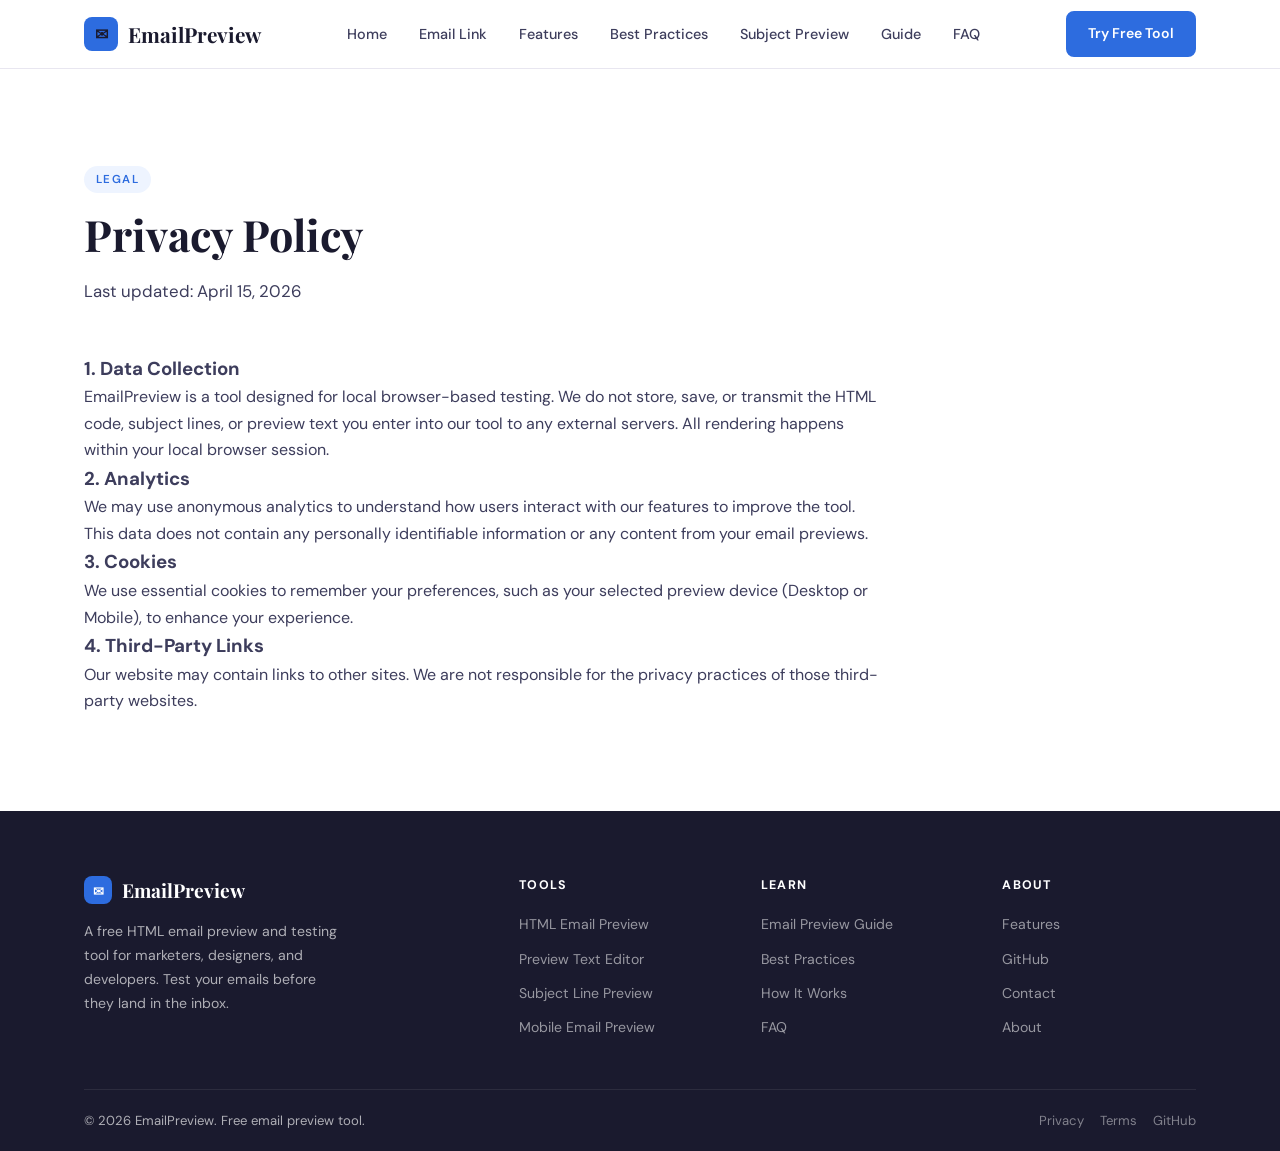
<file: privacy.html>
<!DOCTYPE html>
<html lang="en">
<head>
  <meta charset="UTF-8" />
  <meta name="viewport" content="width=device-width, initial-scale=1.0" />
  <title>Privacy Policy – EmailPreview</title>
  <link rel="stylesheet" href="css/style.css" />
  <link href="https://fonts.googleapis.com/css2?family=Playfair+Display:wght@700&family=DM+Sans:wght@400;500;600&display=swap" rel="stylesheet" />
  <link rel="icon" type="image/png" sizes="32x32" href="/favicon.png">
</head>
<body>
  <div id="header-root"></div>

  <main>
    <section class="section">
      <div class="container">
        <div class="section-label">Legal</div>
        <h1 class="section-title">Privacy Policy</h1>
        <p class="section-subtitle">Last updated: April 15, 2026</p>

        <div class="legal-content" style="max-width: 800px; color: var(--ink-soft);">
          <h3>1. Data Collection</h3>
          <p>EmailPreview is a tool designed for local browser-based testing. We do not store, save, or transmit the HTML code, subject lines, or preview text you enter into our tool to any external servers. All rendering happens within your local browser session.</p>

          <h3>2. Analytics</h3>
          <p>We may use anonymous analytics to understand how users interact with our features to improve the tool. This data does not contain any personally identifiable information or any content from your email previews.</p>

          <h3>3. Cookies</h3>
          <p>We use essential cookies to remember your preferences, such as your selected preview device (Desktop or Mobile), to enhance your experience.</p>

          <h3>4. Third-Party Links</h3>
          <p>Our website may contain links to other sites. We are not responsible for the privacy practices of those third-party websites.</p>
        </div>
      </div>
    </section>
  </main>

  <div id="footer-root"></div>
  <script src="js/header.js"></script>
  <script src="js/footer.js"></script>
</body>
</html>
</file>
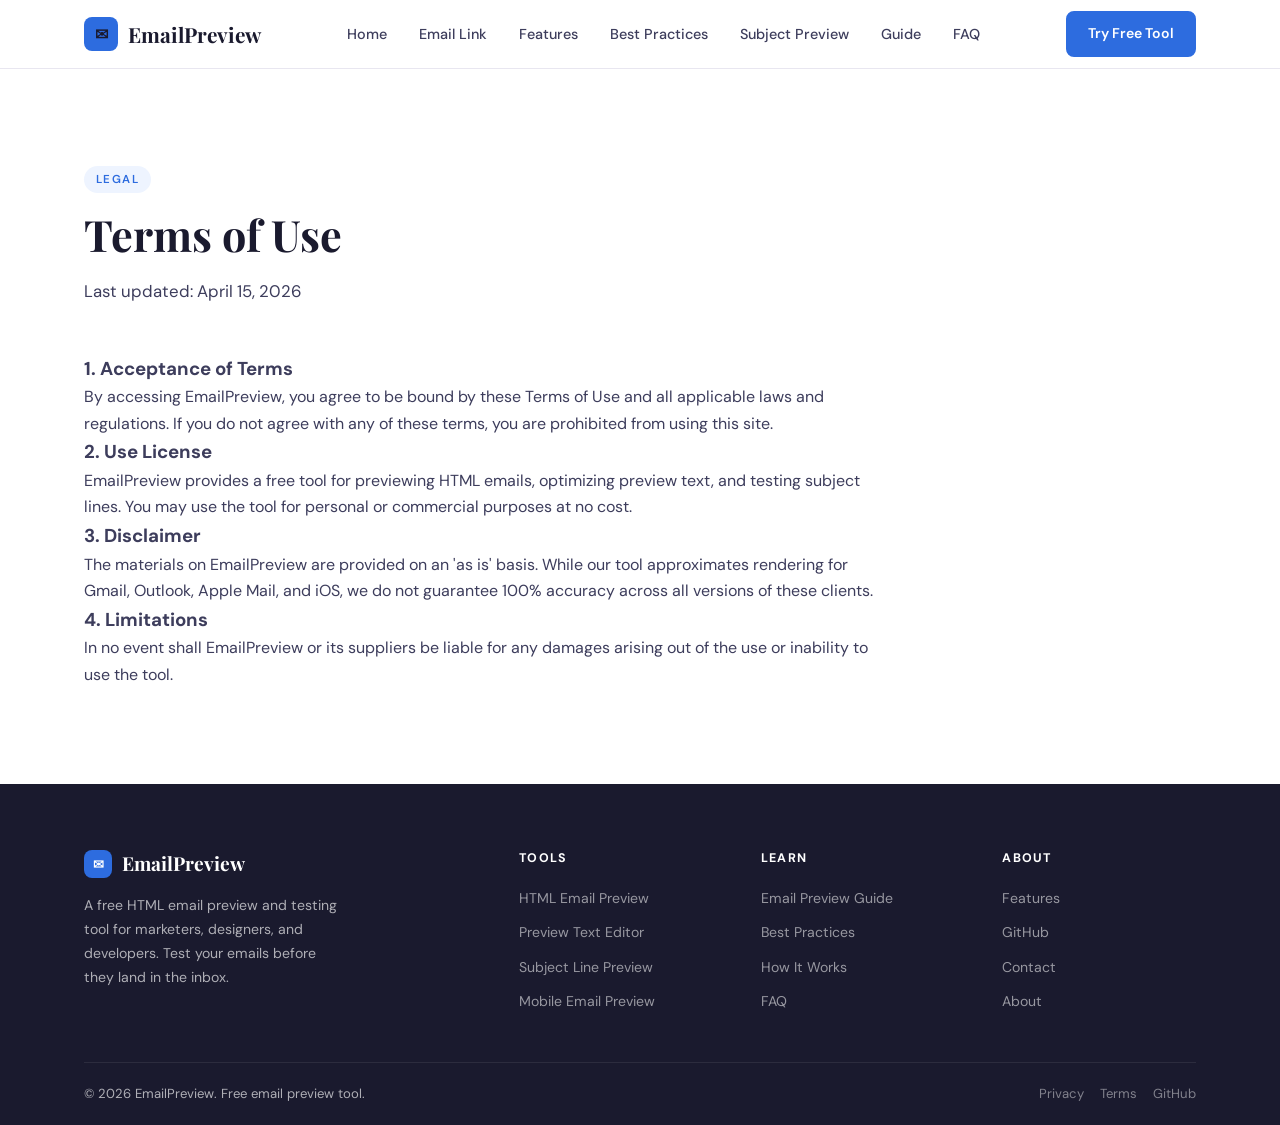
<file: terms.html>
<!DOCTYPE html>
<html lang="en">
<head>
  <meta charset="UTF-8" />
  <meta name="viewport" content="width=device-width, initial-scale=1.0" />
  <title>Terms of Use – EmailPreview</title>
  <link rel="stylesheet" href="css/style.css" />
  <link href="https://fonts.googleapis.com/css2?family=Playfair+Display:wght@700&family=DM+Sans:wght@400;500;600&display=swap" rel="stylesheet" />
  <link rel="icon" type="image/png" sizes="32x32" href="/favicon.png">
</head>
<body>
  <div id="header-root"></div>

  <main>
    <section class="section">
      <div class="container">
        <div class="section-label">Legal</div>
        <h1 class="section-title">Terms of Use</h1>
        <p class="section-subtitle">Last updated: April 15, 2026</p>

        <div class="legal-content" style="max-width: 800px; color: var(--ink-soft);">
          <h3>1. Acceptance of Terms</h3>
          <p>By accessing EmailPreview, you agree to be bound by these Terms of Use and all applicable laws and regulations. If you do not agree with any of these terms, you are prohibited from using this site.</p>

          <h3>2. Use License</h3>
          <p>EmailPreview provides a free tool for previewing HTML emails, optimizing preview text, and testing subject lines. You may use the tool for personal or commercial purposes at no cost.</p>

          <h3>3. Disclaimer</h3>
          <p>The materials on EmailPreview are provided on an 'as is' basis. While our tool approximates rendering for Gmail, Outlook, Apple Mail, and iOS, we do not guarantee 100% accuracy across all versions of these clients.</p>

          <h3>4. Limitations</h3>
          <p>In no event shall EmailPreview or its suppliers be liable for any damages arising out of the use or inability to use the tool.</p>
        </div>
      </div>
    </section>
  </main>

  <div id="footer-root"></div>
  <script src="js/header.js"></script>
  <script src="js/footer.js"></script>
</body>
</html>
</file>
<file: css/style.css>
/* =============================================
   EmailPreview — Main Stylesheet
   Theme: Educational Light / Scholarly Modern
   ============================================= */

:root {
  --ink: #1a1a2e;
  --ink-soft: #3d3d5c;
  --ink-muted: #7a7a9a;
  --surface: #ffffff;
  --surface-alt: #f8f7ff;
  --surface-card: #ffffff;
  --border: #e8e6f0;
  --accent: #2d6cdf;
  --accent-deep: #1a4fa3;
  --accent-light: #dbeafe;
  --accent-soft: #eef4ff;
  --gold: #f5a623;
  --gold-light: #fff8eb;
  --green: #16a34a;
  --green-light: #dcfce7;
  --red: #dc2626;
  --red-light: #fee2e2;
  --teal: #0d9488;
  --teal-light: #ccfbf1;
  --radius: 12px;
  --radius-lg: 20px;
  --radius-sm: 8px;
  --shadow-sm: 0 1px 4px rgba(26,26,46,0.06);
  --shadow: 0 4px 20px rgba(26,26,46,0.09);
  --shadow-lg: 0 12px 48px rgba(26,26,46,0.14);
  --font-display: 'Playfair Display', Georgia, serif;
  --font-body: 'DM Sans', system-ui, sans-serif;
  --font-mono: 'DM Mono', monospace;
  --transition: 0.22s cubic-bezier(0.4,0,0.2,1);
}

*, *::before, *::after { box-sizing: border-box; margin: 0; padding: 0; }

html { scroll-behavior: smooth; font-size: 16px; }

body {
  font-family: var(--font-body);
  background: var(--surface);
  color: var(--ink);
  line-height: 1.65;
  overflow-x: hidden;
}

a { color: var(--accent); text-decoration: none; }
a:hover { text-decoration: underline; }

img { max-width: 100%; display: block; }

.container {
  max-width: 1160px;
  margin: 0 auto;
  padding: 0 24px;
}

/* =====================
   TYPOGRAPHY
   ===================== */
.section-label {
  display: inline-block;
  font-size: 0.72rem;
  font-weight: 600;
  letter-spacing: 0.12em;
  text-transform: uppercase;
  color: var(--accent);
  background: var(--accent-soft);
  padding: 4px 12px;
  border-radius: 100px;
  margin-bottom: 14px;
}
.section-label.light { color: rgba(255,255,255,0.8); background: rgba(255,255,255,0.15); }

.section-title {
  font-family: var(--font-display);
  font-size: clamp(1.8rem, 3.5vw, 2.7rem);
  font-weight: 700;
  color: var(--ink);
  line-height: 1.25;
  margin-bottom: 16px;
}

.section-subtitle {
  font-size: 1.05rem;
  color: var(--ink-soft);
  max-width: 600px;
  margin-bottom: 48px;
  line-height: 1.7;
}

.section {
  padding: 96px 0;
}

/* =====================
   BUTTONS
   ===================== */
.btn {
  display: inline-flex;
  align-items: center;
  gap: 8px;
  padding: 13px 28px;
  border-radius: var(--radius-sm);
  font-family: var(--font-body);
  font-size: 0.95rem;
  font-weight: 600;
  cursor: pointer;
  border: 2px solid transparent;
  transition: all var(--transition);
  text-decoration: none;
  white-space: nowrap;
}
.btn:hover { text-decoration: none; }
.btn-primary {
  background: var(--accent);
  color: #fff;
  border-color: var(--accent);
}
.btn-primary:hover { background: var(--accent-deep); border-color: var(--accent-deep); transform: translateY(-1px); box-shadow: 0 6px 20px rgba(45,108,223,0.35); }
.btn-ghost {
  background: transparent;
  color: var(--accent);
  border-color: var(--border);
}
.btn-ghost:hover { border-color: var(--accent); background: var(--accent-soft); }
.btn-outline {
  background: transparent;
  color: var(--ink-soft);
  border-color: var(--border);
  font-size: 0.88rem;
  padding: 9px 18px;
}
.btn-outline:hover { border-color: var(--accent); color: var(--accent); }
.btn-white {
  background: #fff;
  color: var(--accent-deep);
  border-color: #fff;
}
.btn-white:hover { background: var(--accent-soft); transform: translateY(-1px); }
.btn-ghost-white {
  background: transparent;
  color: #fff;
  border-color: rgba(255,255,255,0.4);
}
.btn-ghost-white:hover { border-color: #fff; background: rgba(255,255,255,0.1); }
.btn-full { width: 100%; justify-content: center; }

/* =====================
   HEADER
   ===================== */
#site-header {
  position: sticky;
  top: 0;
  z-index: 100;
  background: rgba(255,255,255,0.95);
  backdrop-filter: blur(12px);
  -webkit-backdrop-filter: blur(12px);
  border-bottom: 1px solid var(--border);
  transition: box-shadow var(--transition);
}
#site-header.scrolled { box-shadow: var(--shadow); }

.header-inner {
  display: flex;
  align-items: center;
  justify-content: space-between;
  height: 68px;
  gap: 32px;
}
.header-logo {
  display: flex;
  align-items: center;
  gap: 10px;
  font-family: var(--font-display);
  font-size: 1.3rem;
  font-weight: 700;
  color: var(--ink);
  text-decoration: none;
}
.header-logo:hover { text-decoration: none; color: var(--accent); }
.logo-icon {
  width: 34px; height: 34px;
  background: var(--accent);
  border-radius: 8px;
  display: flex; align-items: center; justify-content: center;
  font-size: 16px;
  flex-shrink: 0;
}
.header-nav {
  display: flex;
  align-items: center;
  gap: 4px;
  list-style: none;
}
.header-nav a {
  padding: 7px 14px;
  border-radius: 7px;
  font-size: 0.9rem;
  font-weight: 500;
  color: var(--ink-soft);
  transition: all var(--transition);
}
.header-nav a:hover { color: var(--accent); background: var(--accent-soft); text-decoration: none; }

.header-cta { display: flex; align-items: center; gap: 10px; }

.hamburger {
  display: none;
  flex-direction: column;
  gap: 5px;
  cursor: pointer;
  background: none;
  border: none;
  padding: 6px;
}
.hamburger span {
  display: block; width: 22px; height: 2px;
  background: var(--ink); border-radius: 2px;
  transition: all var(--transition);
}

.mobile-nav {
  display: none;
  flex-direction: column;
  background: #fff;
  border-top: 1px solid var(--border);
  padding: 16px 24px;
  gap: 4px;
}
.mobile-nav.open { display: flex; }
.mobile-nav a {
  padding: 10px 12px;
  border-radius: 7px;
  color: var(--ink-soft);
  font-size: 0.95rem;
  font-weight: 500;
  transition: all var(--transition);
}
.mobile-nav a:hover { background: var(--accent-soft); color: var(--accent); text-decoration: none; }

/* =====================
   HERO
   ===================== */
.hero {
  position: relative;
  padding: 80px 0 0;
  overflow: hidden;
  background: linear-gradient(160deg, #f0f5ff 0%, #faf9ff 50%, #fff8f0 100%);
  min-height: 92vh;
  display: flex;
  flex-direction: column;
  justify-content: center;
}
.hero-bg {
  position: absolute; inset: 0; pointer-events: none; overflow: hidden;
}
.hero-grid {
  position: absolute; inset: 0;
  background-image:
    linear-gradient(rgba(45,108,223,0.04) 1px, transparent 1px),
    linear-gradient(90deg, rgba(45,108,223,0.04) 1px, transparent 1px);
  background-size: 48px 48px;
}
.hero-blob {
  position: absolute; border-radius: 50%; filter: blur(80px); opacity: 0.35;
}
.blob-1 { width: 500px; height: 500px; background: radial-gradient(circle, #c7d8ff, #e8f0ff); top: -150px; right: -100px; }
.blob-2 { width: 320px; height: 320px; background: radial-gradient(circle, #fde8c8, #fff3e0); bottom: 80px; left: -60px; }
.blob-3 { width: 200px; height: 200px; background: radial-gradient(circle, #d1fae5, #e6fff5); top: 40%; left: 40%; }

.hero-inner {
  position: relative;
  z-index: 2;
  display: grid;
  grid-template-columns: 1fr 1fr;
  align-items: center;
  gap: 60px;
  padding-bottom: 60px;
}
@media (max-width: 900px) {
  .hero-inner { grid-template-columns: 1fr; text-align: center; }
  .hero-cta { justify-content: center; }
  .hero-stats { justify-content: center; }
  .hero-mockup-wrap { display: none; }
}

.hero-badge {
  display: inline-flex;
  align-items: center;
  gap: 8px;
  font-size: 0.82rem;
  font-weight: 600;
  color: var(--accent);
  background: var(--accent-soft);
  border: 1px solid rgba(45,108,223,0.2);
  padding: 5px 14px;
  border-radius: 100px;
  margin-bottom: 20px;
  letter-spacing: 0.03em;
}
.badge-dot {
  width: 7px; height: 7px; border-radius: 50%;
  background: var(--accent);
  animation: pulse 2s ease-in-out infinite;
}
@keyframes pulse { 0%, 100% { opacity: 1; } 50% { opacity: 0.4; } }

.hero-title {
  font-family: var(--font-display);
  font-size: clamp(2.4rem, 5vw, 3.8rem);
  font-weight: 900;
  color: var(--ink);
  line-height: 1.15;
  margin-bottom: 20px;
}
.hero-title em {
  font-style: italic;
  color: var(--accent);
  font-weight: 700;
}
.hero-subtitle {
  font-size: 1.1rem;
  color: var(--ink-soft);
  line-height: 1.75;
  margin-bottom: 36px;
  max-width: 520px;
}

.hero-cta { display: flex; flex-wrap: wrap; gap: 12px; margin-bottom: 44px; }

.hero-stats {
  display: flex;
  align-items: center;
  gap: 24px;
}
.stat-item { text-align: center; }
.stat-num {
  display: block;
  font-family: var(--font-display);
  font-size: 1.7rem;
  font-weight: 700;
  color: var(--ink);
  line-height: 1;
}
.stat-label { font-size: 0.78rem; color: var(--ink-muted); font-weight: 500; margin-top: 2px; display: block; }
.stat-divider { width: 1px; height: 36px; background: var(--border); }

/* Hero Mockup */
.hero-mockup-wrap {
  position: relative;
  z-index: 2;
  animation: floatUp 0.8s ease both;
}
@keyframes floatUp { from { opacity: 0; transform: translateY(24px); } to { opacity: 1; transform: translateY(0); } }

.email-inbox-mockup {
  background: #fff;
  border-radius: var(--radius-lg);
  box-shadow: var(--shadow-lg), 0 0 0 1px var(--border);
  overflow: hidden;
  max-width: 440px;
}
.mockup-header {
  display: flex;
  align-items: center;
  gap: 6px;
  padding: 12px 16px;
  background: #f7f7f9;
  border-bottom: 1px solid var(--border);
}
.mockup-dot { width: 11px; height: 11px; border-radius: 50%; }
.mockup-dot.r { background: #ff5f57; }
.mockup-dot.y { background: #febc2e; }
.mockup-dot.g { background: #28c840; }
.mockup-title { margin-left: 8px; font-size: 0.78rem; color: var(--ink-muted); font-weight: 500; }
.mockup-row {
  display: flex;
  align-items: flex-start;
  gap: 12px;
  padding: 14px 16px;
  border-bottom: 1px solid var(--border);
  cursor: pointer;
  transition: background var(--transition);
}
.mockup-row:last-child { border-bottom: none; }
.mockup-row:hover, .mockup-row.active { background: var(--accent-soft); }
.mockup-avatar {
  width: 36px; height: 36px; border-radius: 50%; flex-shrink: 0;
  display: flex; align-items: center; justify-content: center;
  font-size: 14px; font-weight: 700; color: #fff;
}
.mockup-content { flex: 1; min-width: 0; }
.mockup-line { white-space: nowrap; overflow: hidden; text-overflow: ellipsis; }
.mockup-line.sender { font-size: 0.82rem; font-weight: 700; color: var(--ink); }
.mockup-line.subject { font-size: 0.88rem; color: var(--ink); margin: 2px 0; font-weight: 500; }
.mockup-line.preview { font-size: 0.8rem; color: var(--ink-muted); }
.mockup-meta { flex-shrink: 0; }
.mockup-time { font-size: 0.72rem; color: var(--ink-muted); }

/* =====================
   PREVIEW TOOL SECTION
   ===================== */
.preview-tool-section { background: var(--surface-alt); }
.tool-layout {
  display: grid;
  grid-template-columns: 420px 1fr;
  gap: 28px;
  align-items: flex-start;
}
@media (max-width: 1000px) { .tool-layout { grid-template-columns: 1fr; } }

.tool-panel {
  background: #fff;
  border-radius: var(--radius-lg);
  border: 1px solid var(--border);
  box-shadow: var(--shadow);
  overflow: hidden;
}

.panel-tabs {
  display: flex;
  border-bottom: 1px solid var(--border);
  background: #fafafa;
}
.tab-btn {
  flex: 1;
  padding: 12px 8px;
  font-size: 0.82rem;
  font-weight: 600;
  color: var(--ink-muted);
  background: none;
  border: none;
  cursor: pointer;
  border-bottom: 2px solid transparent;
  margin-bottom: -1px;
  transition: all var(--transition);
  font-family: var(--font-body);
}
.tab-btn:hover { color: var(--accent); }
.tab-btn.active { color: var(--accent); border-bottom-color: var(--accent); background: #fff; }

.tab-content { display: none; padding: 20px; }
.tab-content.active { display: block; }

.input-group { margin-bottom: 16px; }
.input-group label {
  display: block;
  font-size: 0.8rem;
  font-weight: 600;
  color: var(--ink-soft);
  margin-bottom: 6px;
  letter-spacing: 0.02em;
}
.text-input {
  width: 100%;
  padding: 10px 14px;
  border: 1.5px solid var(--border);
  border-radius: var(--radius-sm);
  font-family: var(--font-body);
  font-size: 0.9rem;
  color: var(--ink);
  background: #fff;
  transition: border-color var(--transition);
  outline: none;
}
.text-input:focus { border-color: var(--accent); box-shadow: 0 0 0 3px rgba(45,108,223,0.1); }
textarea.text-input { resize: vertical; min-height: 80px; }

.code-input {
  width: 100%;
  padding: 12px 14px;
  border: 1.5px solid var(--border);
  border-radius: var(--radius-sm);
  font-family: var(--font-mono);
  font-size: 0.8rem;
  color: var(--ink);
  background: #fafafa;
  resize: vertical;
  min-height: 200px;
  outline: none;
  line-height: 1.6;
  transition: border-color var(--transition);
}
.code-input:focus { border-color: var(--accent); box-shadow: 0 0 0 3px rgba(45,108,223,0.1); }

.char-counter {
  font-size: 0.73rem;
  color: var(--ink-muted);
  margin-top: 4px;
  text-align: right;
}
.char-counter.warn { color: var(--gold); }
.char-counter.over { color: var(--red); }

.compose-toolbar {
  display: flex;
  gap: 4px;
  padding: 8px 10px;
  background: #f8f7ff;
  border: 1.5px solid var(--border);
  border-bottom: none;
  border-radius: var(--radius-sm) var(--radius-sm) 0 0;
}
.fmt-btn {
  padding: 5px 10px;
  border: none;
  background: none;
  cursor: pointer;
  border-radius: 5px;
  font-size: 0.85rem;
  color: var(--ink-soft);
  font-family: var(--font-body);
  transition: all var(--transition);
}
.fmt-btn:hover { background: #eee; color: var(--ink); }
.rich-editor {
  min-height: 160px;
  padding: 12px 14px;
  border: 1.5px solid var(--border);
  border-top: none;
  border-radius: 0 0 var(--radius-sm) var(--radius-sm);
  font-size: 0.9rem;
  color: var(--ink);
  outline: none;
  line-height: 1.7;
}
.rich-editor:focus { border-color: var(--accent); }

.pt-bar-wrap {
  height: 4px;
  background: var(--border);
  border-radius: 2px;
  margin-top: 6px;
  overflow: hidden;
}
.pt-bar {
  height: 100%;
  background: var(--accent);
  border-radius: 2px;
  transition: width 0.3s, background 0.3s;
  width: 73%;
}

.device-toggle {
  display: flex;
  gap: 8px;
}
.device-btn {
  flex: 1;
  padding: 8px 12px;
  border: 1.5px solid var(--border);
  border-radius: var(--radius-sm);
  background: #fff;
  cursor: pointer;
  font-size: 0.82rem;
  font-weight: 600;
  color: var(--ink-soft);
  font-family: var(--font-body);
  transition: all var(--transition);
}
.device-btn.active, .device-btn:hover {
  border-color: var(--accent);
  color: var(--accent);
  background: var(--accent-soft);
}

/* Preview Panel */
.tool-preview-panel { min-height: 500px; display: flex; flex-direction: column; }
.preview-panel-header {
  display: flex;
  align-items: center;
  justify-content: space-between;
  padding: 14px 20px;
  border-bottom: 1px solid var(--border);
  background: #fafafa;
}
.preview-panel-title { font-size: 0.82rem; font-weight: 700; color: var(--ink-soft); letter-spacing: 0.04em; text-transform: uppercase; }
.preview-controls { display: flex; gap: 6px; }
.view-btn {
  padding: 5px 10px;
  border: 1.5px solid var(--border);
  border-radius: 6px;
  background: #fff;
  cursor: pointer;
  font-size: 0.9rem;
  transition: all var(--transition);
}
.view-btn:hover, .view-btn.active { border-color: var(--accent); background: var(--accent-soft); }

.preview-frame-wrap {
  flex: 1;
  display: flex;
  align-items: flex-start;
  justify-content: center;
  padding: 24px;
  background: #edf0f7;
  min-height: 400px;
  overflow: auto;
}
.preview-device-frame {
  background: #fff;
  border-radius: 8px;
  box-shadow: var(--shadow-lg);
  overflow: hidden;
  transition: all var(--transition);
}
.preview-device-frame.desktop { width: 100%; max-width: 600px; }
.preview-device-frame.tablet { width: 480px; }
.preview-device-frame.mobile {
  width: 375px;
  border: 8px solid #222;
  border-radius: 28px;
  box-shadow: var(--shadow-lg), 0 0 0 1px #555;
}

#email-preview-frame {
  width: 100%;
  min-height: 400px;
  border: none;
  display: block;
}

.preview-inbox-wrap { padding: 24px; display: none; }
.inbox-preview-card {
  display: flex;
  align-items: flex-start;
  gap: 12px;
  padding: 16px;
  background: var(--accent-soft);
  border-radius: 10px;
  border: 1.5px solid rgba(45,108,223,0.2);
}
.ipc-avatar {
  width: 42px; height: 42px; border-radius: 50%;
  background: var(--accent); flex-shrink: 0;
}
.ipc-body { flex: 1; min-width: 0; }
.ipc-sender { font-size: 0.82rem; font-weight: 700; color: var(--ink); }
.ipc-subject { font-size: 0.9rem; color: var(--ink); font-weight: 600; margin: 2px 0; }
.ipc-preview { font-size: 0.82rem; color: var(--ink-muted); white-space: nowrap; overflow: hidden; text-overflow: ellipsis; }
.ipc-time { font-size: 0.72rem; color: var(--ink-muted); flex-shrink: 0; }

.preview-actions {
  display: flex;
  gap: 10px;
  padding: 14px 20px;
  border-top: 1px solid var(--border);
  background: #fafafa;
}

/* =====================
   HOW IT WORKS
   ===================== */
.how-section { background: #fff; }
.steps-grid {
  display: flex;
  align-items: center;
  gap: 0;
  flex-wrap: wrap;
  gap: 24px;
}
.step-card {
  flex: 1;
  min-width: 220px;
  background: var(--surface-alt);
  border: 1px solid var(--border);
  border-radius: var(--radius-lg);
  padding: 36px 28px;
  position: relative;
  transition: all var(--transition);
}
.step-card:hover { transform: translateY(-4px); box-shadow: var(--shadow); border-color: var(--accent); }
.step-num {
  position: absolute;
  top: -14px; left: 24px;
  font-family: var(--font-display);
  font-size: 3.5rem;
  font-weight: 900;
  color: var(--accent);
  opacity: 0.12;
  line-height: 1;
  pointer-events: none;
}
.step-icon { font-size: 2rem; margin-bottom: 16px; }
.step-card h3 { font-family: var(--font-display); font-size: 1.18rem; font-weight: 700; color: var(--ink); margin-bottom: 10px; }
.step-card p { font-size: 0.92rem; color: var(--ink-soft); line-height: 1.7; }
.step-connector { font-size: 1.4rem; color: var(--accent); opacity: 0.3; flex-shrink: 0; }
@media (max-width: 700px) { .step-connector { transform: rotate(90deg); } }

/* =====================
   FEATURES
   ===================== */
.features-section { background: var(--surface-alt); }
.features-grid {
  display: grid;
  grid-template-columns: repeat(3, 1fr);
  gap: 20px;
}
@media (max-width: 900px) { .features-grid { grid-template-columns: 1fr 1fr; } }
@media (max-width: 560px) { .features-grid { grid-template-columns: 1fr; } }

.feature-card {
  background: #fff;
  border: 1px solid var(--border);
  border-radius: var(--radius-lg);
  padding: 28px 24px;
  transition: all var(--transition);
}
.feature-card:hover { transform: translateY(-3px); box-shadow: var(--shadow); border-color: var(--accent); }
.feature-card-lg { grid-column: span 2; display: flex; flex-direction: column; gap: 12px; }
@media (max-width: 900px) { .feature-card-lg { grid-column: span 1; } }
.feature-card-accent { background: linear-gradient(135deg, #eef4ff 0%, #f0f9ff 100%); border-color: rgba(45,108,223,0.2); }

.feature-icon { font-size: 1.7rem; margin-bottom: 14px; }
.feature-icon-lg { font-size: 2.4rem; }
.feature-card h3 { font-family: var(--font-display); font-size: 1.1rem; font-weight: 700; color: var(--ink); margin-bottom: 8px; }
.feature-card p { font-size: 0.9rem; color: var(--ink-soft); line-height: 1.65; }
.feature-list { margin-top: 14px; padding-left: 16px; display: flex; flex-direction: column; gap: 6px; }
.feature-list li { font-size: 0.87rem; color: var(--ink-soft); }
.feature-list li::marker { color: var(--accent); }

/* =====================
   BEST PRACTICES
   ===================== */
.bestpractices-section { background: #fff; }
.bp-grid { display: grid; grid-template-columns: 1fr 1fr; gap: 20px; margin-bottom: 28px; }
@media (max-width: 700px) { .bp-grid { grid-template-columns: 1fr; } }

.bp-card {
  background: #fff;
  border: 1px solid var(--border);
  border-radius: var(--radius-lg);
  padding: 28px 24px;
}
.bp-do { border-top: 4px solid var(--green); }
.bp-dont { border-top: 4px solid var(--red); }
.bp-badge {
  display: inline-block;
  font-size: 0.78rem;
  font-weight: 700;
  padding: 4px 12px;
  border-radius: 100px;
  margin-bottom: 16px;
  letter-spacing: 0.05em;
}
.do-badge { background: var(--green-light); color: var(--green); }
.dont-badge { background: var(--red-light); color: var(--red); }
.bp-card ul { padding-left: 0; list-style: none; display: flex; flex-direction: column; gap: 10px; }
.bp-card ul li {
  font-size: 0.9rem;
  color: var(--ink-soft);
  padding-left: 20px;
  position: relative;
  line-height: 1.5;
}
.bp-do li::before { content: "✓"; position: absolute; left: 0; color: var(--green); font-weight: 700; }
.bp-dont li::before { content: "×"; position: absolute; left: 0; color: var(--red); font-weight: 700; }

.bp-tip-box {
  display: flex;
  gap: 16px;
  align-items: flex-start;
  background: var(--gold-light);
  border: 1px solid rgba(245,166,35,0.3);
  border-radius: var(--radius);
  padding: 20px 24px;
  margin-bottom: 40px;
}
.tip-icon { font-size: 1.5rem; flex-shrink: 0; }
.tip-content { font-size: 0.9rem; color: var(--ink-soft); line-height: 1.65; }
.tip-content strong { color: var(--ink); }

.bp-examples h3 { font-family: var(--font-display); font-size: 1.2rem; font-weight: 700; color: var(--ink); margin-bottom: 16px; }
.examples-table-wrap { overflow-x: auto; border-radius: var(--radius); border: 1px solid var(--border); }
.examples-table { width: 100%; border-collapse: collapse; font-size: 0.88rem; }
.examples-table th {
  padding: 12px 16px;
  background: var(--surface-alt);
  text-align: left;
  font-weight: 700;
  color: var(--ink-soft);
  font-size: 0.78rem;
  letter-spacing: 0.06em;
  text-transform: uppercase;
  border-bottom: 1px solid var(--border);
}
.examples-table td {
  padding: 14px 16px;
  border-bottom: 1px solid var(--border);
  color: var(--ink-soft);
  line-height: 1.5;
  vertical-align: top;
}
.examples-table tr:last-child td { border-bottom: none; }
.examples-table tr:hover td { background: var(--accent-soft); }
.examples-table td:first-child { font-weight: 600; color: var(--ink); white-space: nowrap; }

/* =====================
   SUBJECT LINE PREVIEW
   ===================== */
.subjectline-section { background: var(--surface-alt); }
.sl-tool { }
.sl-input-row { display: grid; grid-template-columns: 1fr 1fr; gap: 16px; margin-bottom: 28px; }
@media (max-width: 700px) { .sl-input-row { grid-template-columns: 1fr; } }
.sl-subject-input, .sl-preheader-input { }

.sl-clients-grid { display: grid; grid-template-columns: repeat(2, 1fr); gap: 20px; margin-bottom: 28px; }
@media (max-width: 700px) { .sl-clients-grid { grid-template-columns: 1fr; } }

.sl-client-card {
  background: #fff;
  border: 1px solid var(--border);
  border-radius: var(--radius-lg);
  padding: 20px;
  transition: all var(--transition);
}
.sl-client-card:hover { box-shadow: var(--shadow); }
.sl-client-logo {
  width: 36px; height: 36px; border-radius: 8px;
  display: flex; align-items: center; justify-content: center;
  font-size: 1rem; font-weight: 900; color: #fff; margin-bottom: 8px;
}
.gmail-logo { background: #EA4335; }
.outlook-logo { background: #0078D4; font-size: 0.9rem; }
.apple-logo { background: #1C1C1E; }
.mobile-logo { background: transparent; font-size: 1.4rem; }

.sl-client-name { font-size: 0.78rem; font-weight: 700; color: var(--ink-muted); letter-spacing: 0.05em; text-transform: uppercase; margin-bottom: 12px; }
.sl-client-preview {
  background: #f8f7f9;
  border-radius: 8px;
  padding: 12px;
  margin-bottom: 10px;
}
.sl-inbox-row { display: flex; align-items: flex-start; gap: 10px; }
.sl-avatar { width: 28px; height: 28px; border-radius: 50%; flex-shrink: 0; }
.sl-row-content { flex: 1; min-width: 0; }
.sl-sender-name { font-size: 0.75rem; font-weight: 700; color: var(--ink); display: block; }
.sl-subject-text { font-size: 0.82rem; font-weight: 600; color: var(--ink); white-space: nowrap; overflow: hidden; text-overflow: ellipsis; display: inline; }
.sl-preview-text { font-size: 0.82rem; color: var(--ink-muted); white-space: nowrap; overflow: hidden; text-overflow: ellipsis; display: inline; }
.sl-time { font-size: 0.7rem; color: var(--ink-muted); flex-shrink: 0; white-space: nowrap; }
.small-time { font-size: 0.7rem; color: var(--ink-muted); }

.outlook-style .sl-row-content { display: flex; flex-wrap: wrap; align-items: center; gap: 4px; }
.apple-style .sl-preview-text { display: block; }
.mobile-style .sl-subject-text, .mobile-style .sl-preview-text { display: block; }
.mobile-preview { background: #f0f0f5; border-radius: 12px; }

.sl-limit-note { font-size: 0.72rem; color: var(--ink-muted); }

/* =====================
   KNOWLEDGE / GUIDE
   ===================== */
.knowledge-section { background: #fff; }
.knowledge-grid {
  display: grid;
  grid-template-columns: 1fr 1fr;
  gap: 24px;
}
@media (max-width: 800px) { .knowledge-grid { grid-template-columns: 1fr; } }

.knowledge-card {
  background: var(--surface-alt);
  border: 1px solid var(--border);
  border-radius: var(--radius-lg);
  padding: 32px 28px;
  transition: all var(--transition);
}
.knowledge-card:hover { border-color: var(--accent); box-shadow: var(--shadow); }
.kc-tag {
  display: inline-block;
  font-size: 0.7rem;
  font-weight: 700;
  letter-spacing: 0.1em;
  text-transform: uppercase;
  color: var(--accent);
  background: var(--accent-soft);
  padding: 3px 10px;
  border-radius: 100px;
  margin-bottom: 12px;
}
.knowledge-card h3 { font-family: var(--font-display); font-size: 1.12rem; font-weight: 700; color: var(--ink); margin-bottom: 12px; }
.knowledge-card p { font-size: 0.9rem; color: var(--ink-soft); line-height: 1.72; margin-bottom: 10px; }
.knowledge-card p:last-child { margin-bottom: 0; }
code {
  font-family: var(--font-mono);
  font-size: 0.82em;
  background: var(--accent-soft);
  color: var(--accent-deep);
  padding: 2px 6px;
  border-radius: 4px;
}
.code-snippet {
  background: #1a1a2e;
  color: #cdd9ff;
  padding: 14px 16px;
  border-radius: 8px;
  font-family: var(--font-mono);
  font-size: 0.78rem;
  line-height: 1.7;
  overflow-x: auto;
  margin: 12px 0;
}
.code-snippet code {
  background: transparent;
  color: inherit;
  padding: 0;
  font-size: inherit;
}

/* =====================
   FAQ
   ===================== */
.faq-section { background: var(--surface-alt); }
.faq-container { max-width: 780px; }
.faq-list { display: flex; flex-direction: column; gap: 12px; }
.faq-item {
  background: #fff;
  border: 1px solid var(--border);
  border-radius: var(--radius);
  overflow: hidden;
}
.faq-q {
  width: 100%;
  display: flex;
  justify-content: space-between;
  align-items: center;
  padding: 18px 22px;
  background: none;
  border: none;
  font-size: 0.95rem;
  font-weight: 600;
  color: var(--ink);
  cursor: pointer;
  text-align: left;
  font-family: var(--font-body);
  transition: all var(--transition);
  gap: 12px;
}
.faq-q:hover { background: var(--accent-soft); color: var(--accent); }
.faq-q.open { color: var(--accent); background: var(--accent-soft); }
.faq-arrow { font-size: 1rem; flex-shrink: 0; transition: transform var(--transition); }
.faq-q.open .faq-arrow { transform: rotate(180deg); }
.faq-a {
  max-height: 0;
  overflow: hidden;
  transition: max-height 0.35s cubic-bezier(0.4,0,0.2,1), padding 0.2s;
  padding: 0 22px;
}
.faq-a.open {
  max-height: 400px;
  padding: 0 22px 18px;
}
.faq-a p { font-size: 0.9rem; color: var(--ink-soft); line-height: 1.72; }
.faq-a code {
  font-family: var(--font-mono);
  background: var(--accent-soft);
  color: var(--accent-deep);
  padding: 2px 6px;
  border-radius: 4px;
  font-size: 0.82em;
}

/* =====================
   CTA
   ===================== */
.cta-section {
  background: linear-gradient(135deg, #1a3a8f 0%, #2d6cdf 50%, #1a6aba 100%);
  position: relative;
  overflow: hidden;
  text-align: center;
}
.cta-blob {
  position: absolute;
  width: 600px; height: 600px;
  background: radial-gradient(circle, rgba(255,255,255,0.08), transparent);
  border-radius: 50%;
  top: -200px; right: -150px;
  pointer-events: none;
}
.cta-inner { position: relative; z-index: 2; max-width: 700px; margin: 0 auto; }
.cta-title {
  font-family: var(--font-display);
  font-size: clamp(2rem, 4vw, 3rem);
  font-weight: 800;
  color: #fff;
  margin-bottom: 16px;
  line-height: 1.2;
}
.cta-subtitle {
  font-size: 1.05rem;
  color: rgba(255,255,255,0.8);
  max-width: 560px;
  margin: 0 auto 36px;
  line-height: 1.7;
}
.cta-btns { display: flex; justify-content: center; flex-wrap: wrap; gap: 14px; margin-bottom: 20px; }
.cta-note { font-size: 0.82rem; color: rgba(255,255,255,0.55); letter-spacing: 0.02em; }

/* =====================
   FOOTER
   ===================== */
#site-footer {
  background: var(--ink);
  color: rgba(255,255,255,0.65);
}
.footer-main {
  display: grid;
  grid-template-columns: 2fr 1fr 1fr 1fr;
  gap: 48px;
  padding: 64px 0 48px;
  border-bottom: 1px solid rgba(255,255,255,0.08);
}
@media (max-width: 900px) { .footer-main { grid-template-columns: 1fr 1fr; } }
@media (max-width: 560px) { .footer-main { grid-template-columns: 1fr; gap: 28px; } }

.footer-brand {}
.footer-logo {
  display: flex;
  align-items: center;
  gap: 10px;
  font-family: var(--font-display);
  font-size: 1.2rem;
  font-weight: 700;
  color: #fff;
  text-decoration: none;
  margin-bottom: 14px;
}
.footer-logo:hover { text-decoration: none; color: var(--accent-light); }
.footer-desc { font-size: 0.88rem; line-height: 1.7; max-width: 260px; }
.footer-col h4 {
  font-size: 0.78rem;
  font-weight: 700;
  color: #fff;
  letter-spacing: 0.1em;
  text-transform: uppercase;
  margin-bottom: 16px;
}
.footer-col ul { list-style: none; display: flex; flex-direction: column; gap: 8px; }
.footer-col ul a {
  font-size: 0.88rem;
  color: rgba(255,255,255,0.55);
  transition: color var(--transition);
}
.footer-col ul a:hover { color: #fff; text-decoration: none; }
.footer-bottom {
  display: flex;
  justify-content: space-between;
  align-items: center;
  padding: 20px 0;
  font-size: 0.82rem;
  flex-wrap: wrap;
  gap: 10px;
}
.footer-bottom-links { display: flex; gap: 16px; }
.footer-bottom-links a { color: rgba(255,255,255,0.45); transition: color var(--transition); }
.footer-bottom-links a:hover { color: #fff; text-decoration: none; }

/* =====================
   TOAST NOTIFICATION
   ===================== */
.toast {
  position: fixed;
  bottom: 24px;
  right: 24px;
  background: var(--ink);
  color: #fff;
  padding: 12px 20px;
  border-radius: var(--radius-sm);
  font-size: 0.88rem;
  font-weight: 500;
  z-index: 9999;
  opacity: 0;
  transform: translateY(16px);
  transition: all 0.3s;
  pointer-events: none;
}
.toast.show { opacity: 1; transform: translateY(0); }
.toast.success { background: var(--green); }
.toast.error { background: var(--red); }

/* =====================
   SCROLL ANIMATIONS
   ===================== */
.fade-up {
  opacity: 0;
  transform: translateY(24px);
  transition: opacity 0.6s ease, transform 0.6s ease;
}
.fade-up.visible { opacity: 1; transform: translateY(0); }

/* =====================
   RESPONSIVE ADJUSTMENTS
   ===================== */
@media (max-width: 768px) {
  .section { padding: 64px 0; }
  .header-nav, .header-cta { display: none; }
  .hamburger { display: flex; }
  .hero { min-height: auto; padding: 60px 0 40px; }
  .section-subtitle { margin-bottom: 32px; }
  .preview-actions { flex-wrap: wrap; }
}

@media (max-width: 480px) {
  .hero-title { font-size: 2rem; }
  .tool-preview-panel { min-height: 300px; }
  .hero-stats { gap: 14px; }
  .stat-num { font-size: 1.3rem; }
}

/* =====================
   UTILITY
   ===================== */
.sr-only { position: absolute; width: 1px; height: 1px; padding: 0; margin: -1px; overflow: hidden; clip: rect(0,0,0,0); white-space: nowrap; border: 0; }
</file>
